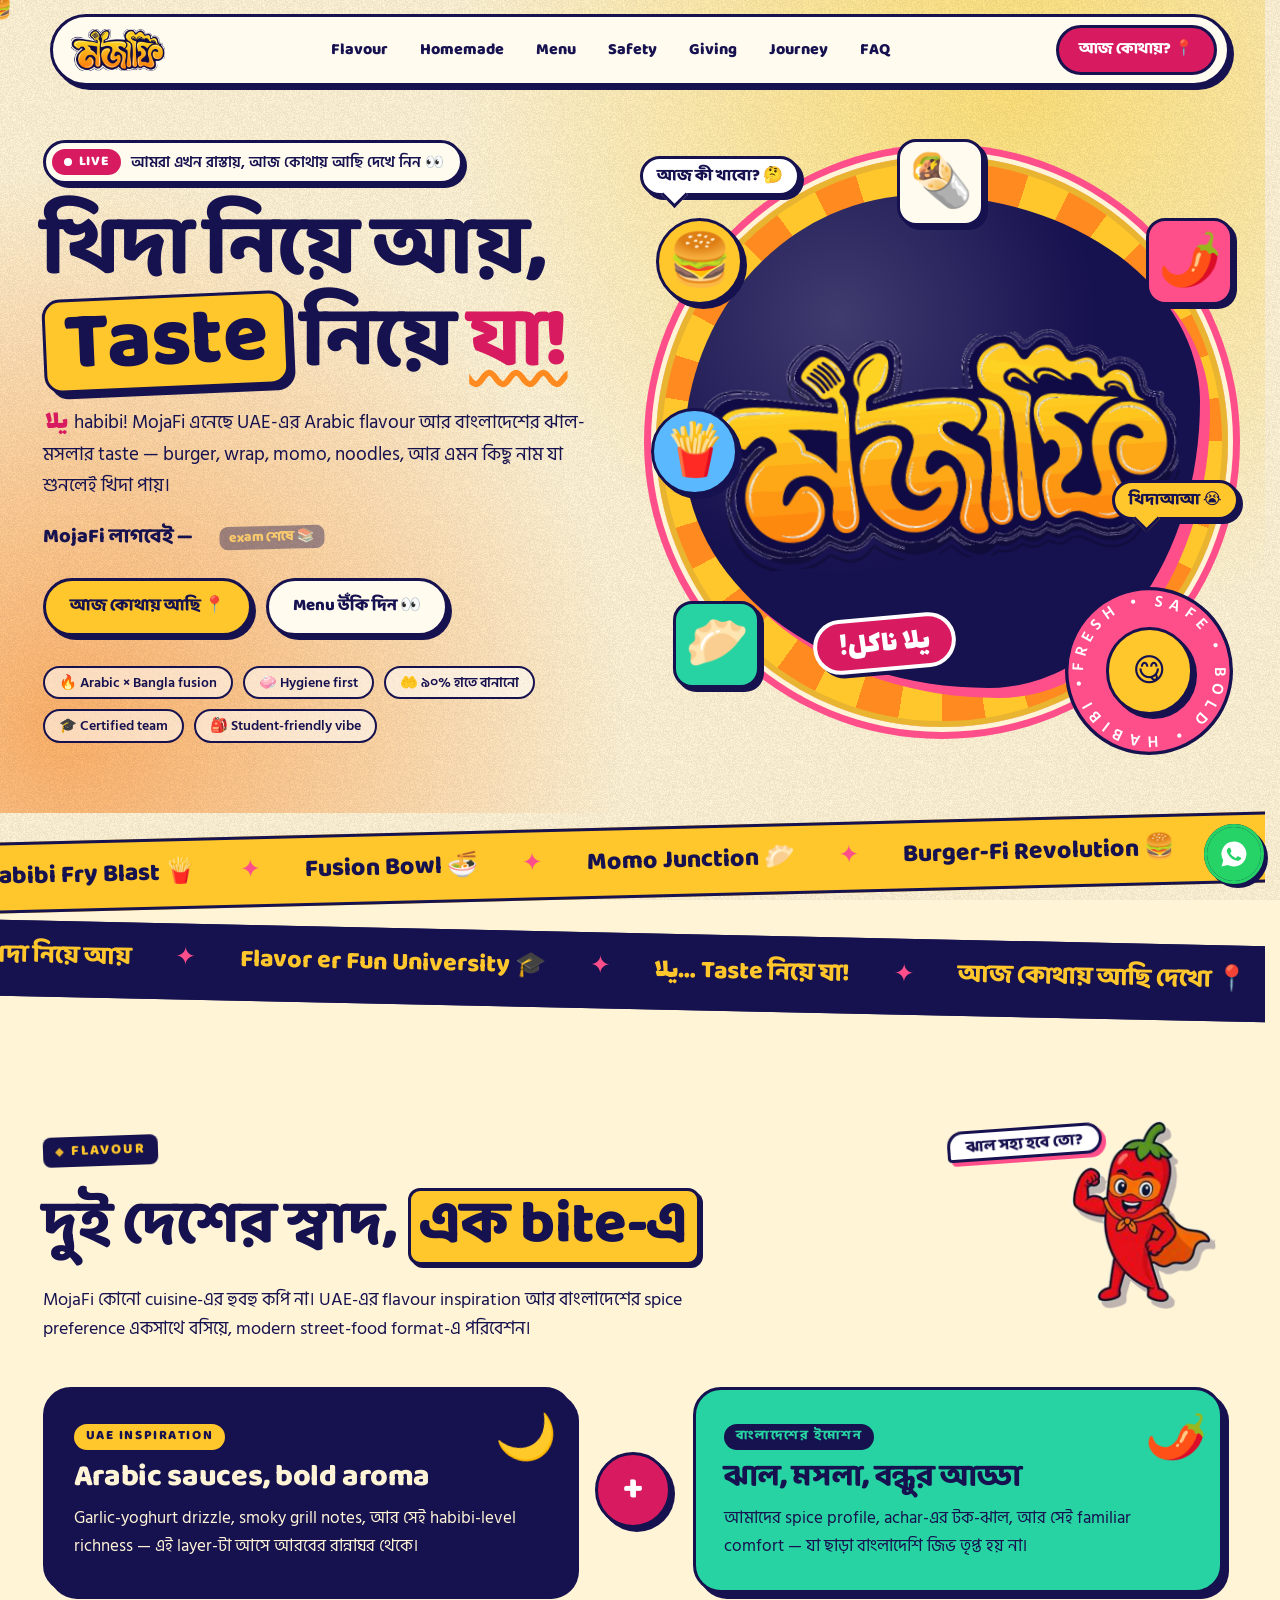
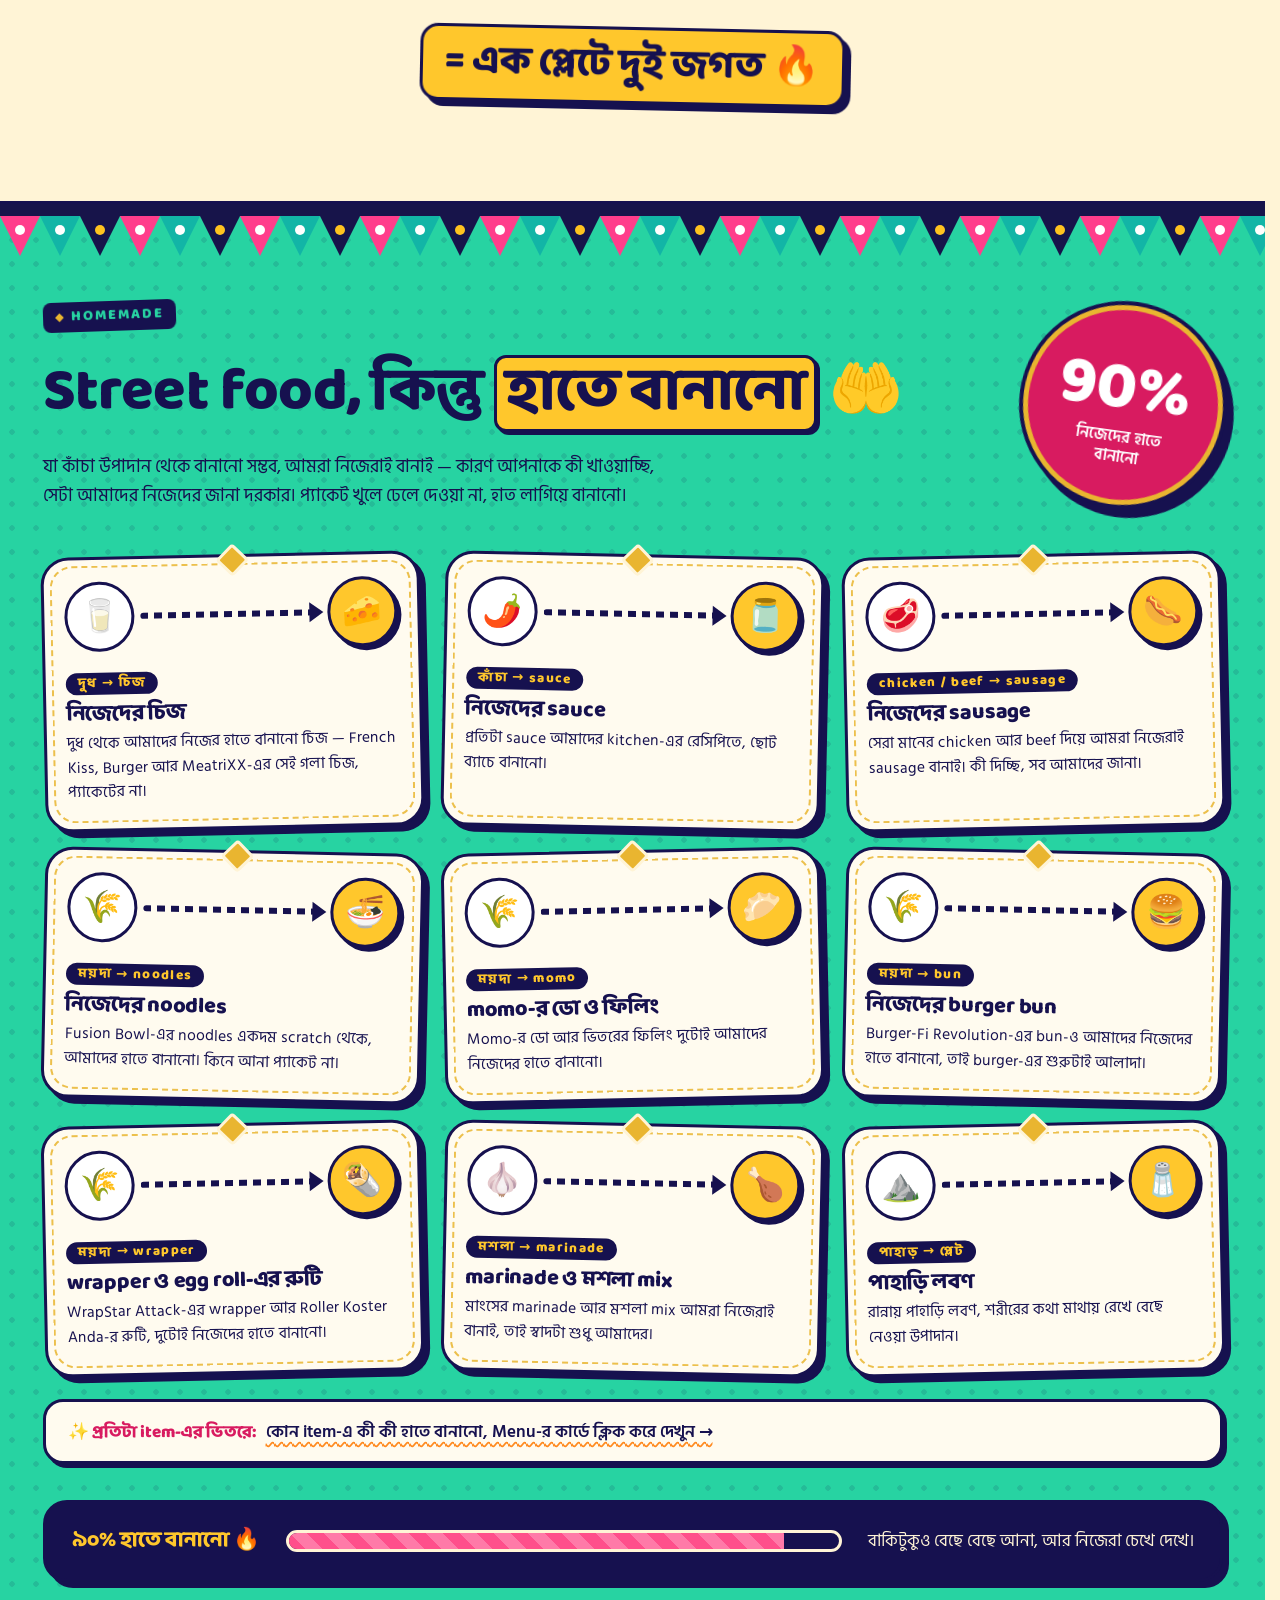
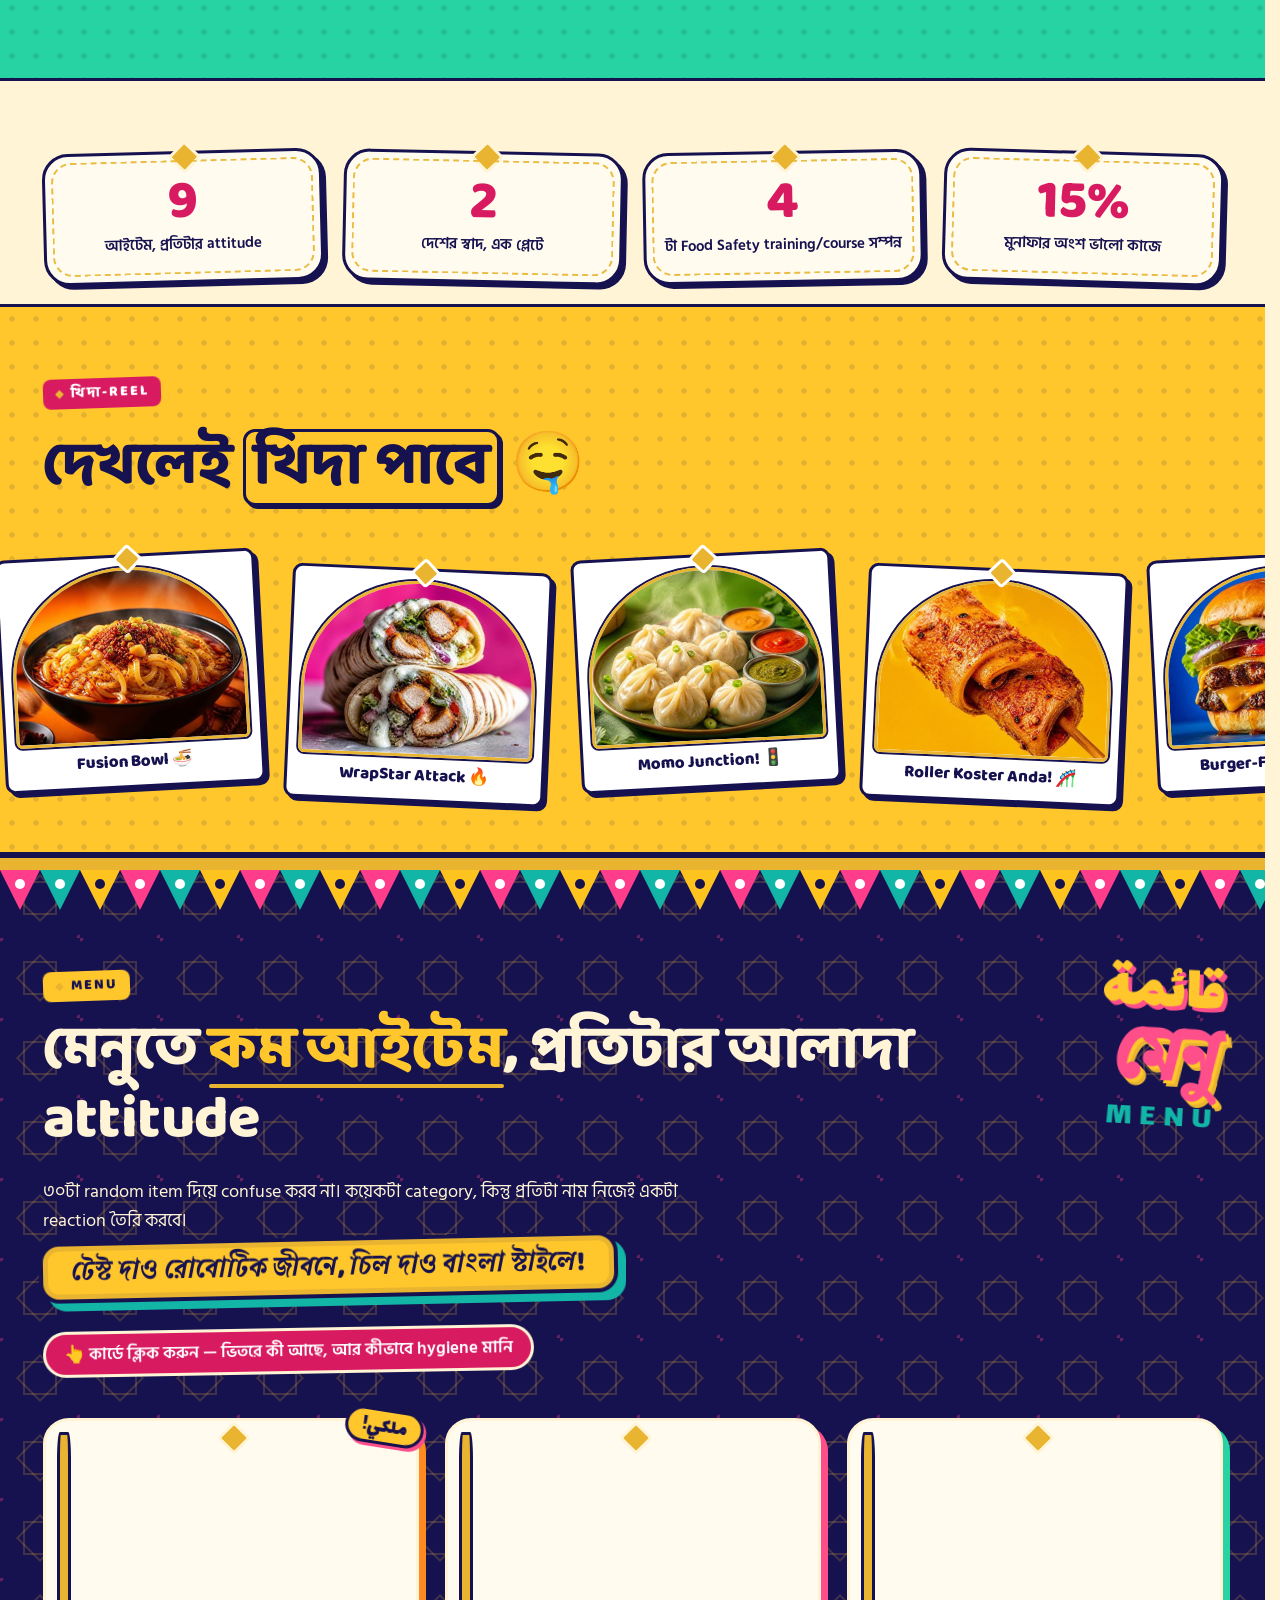
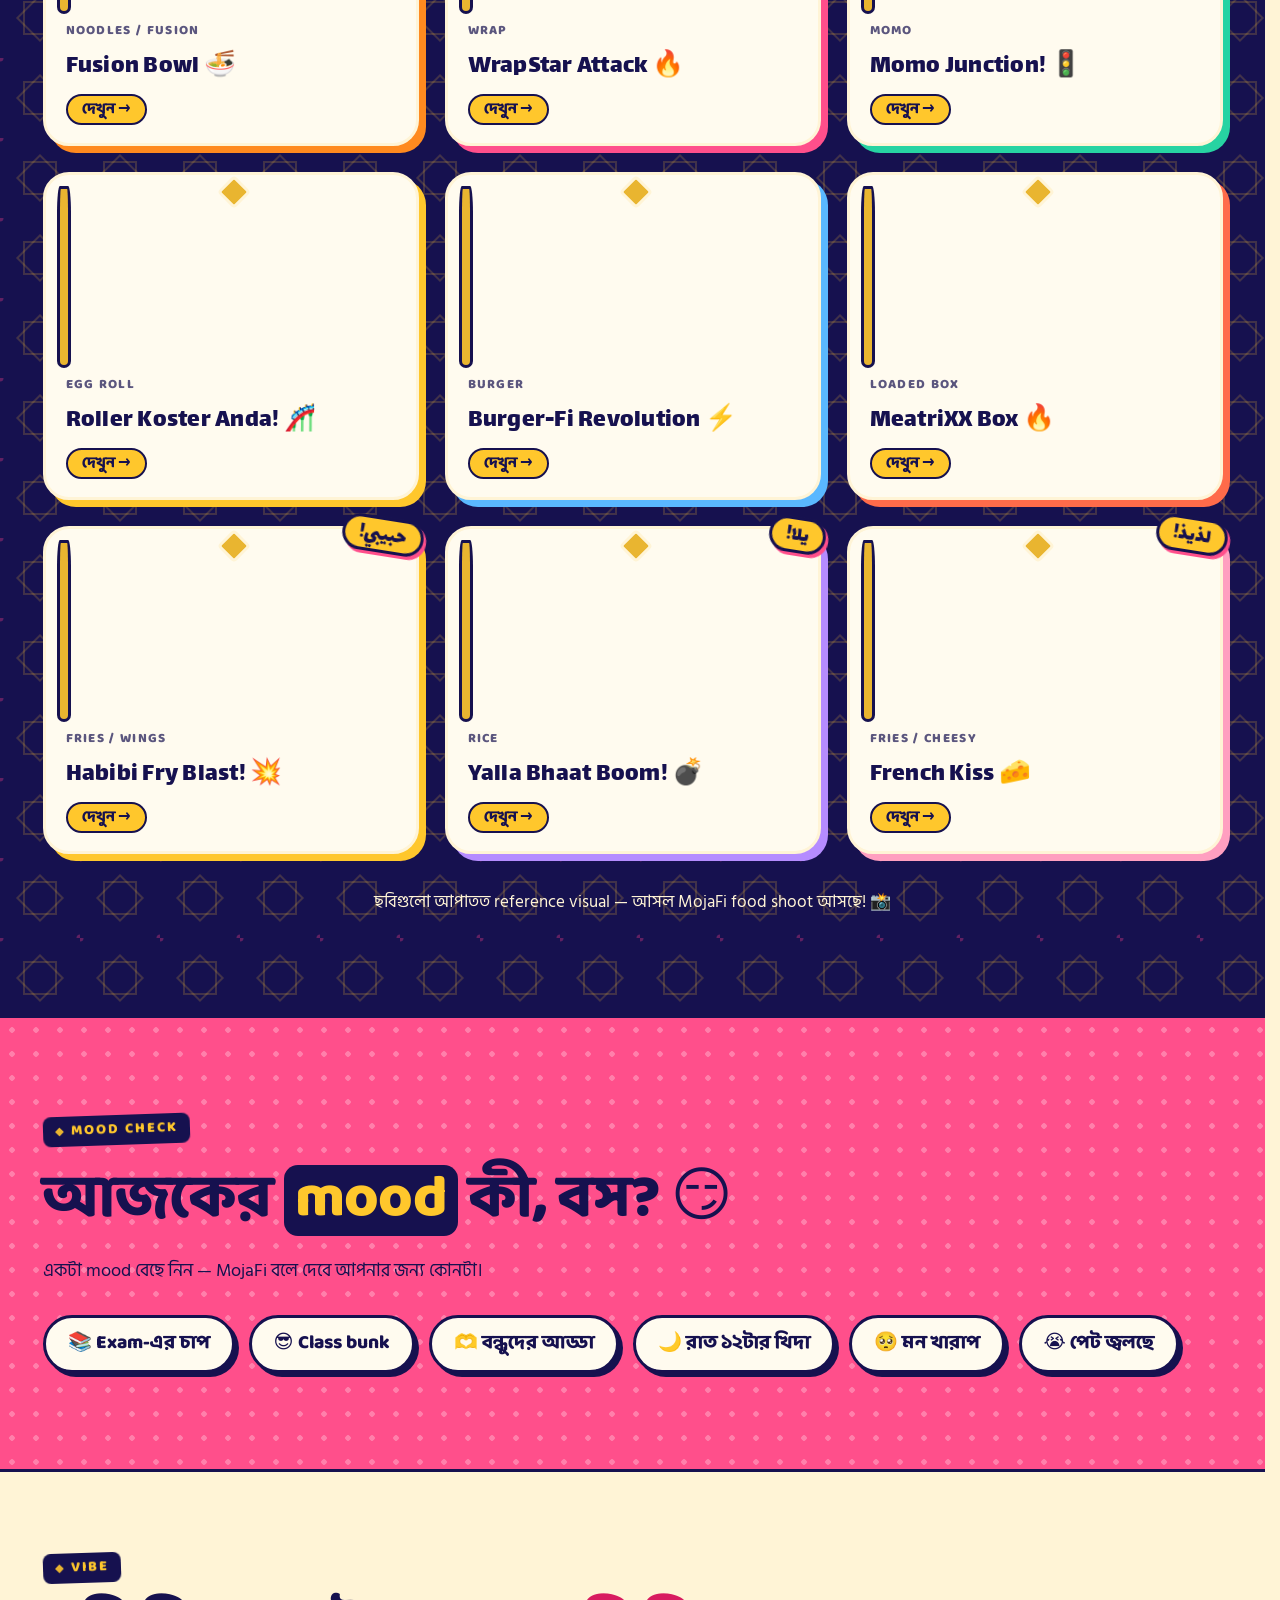
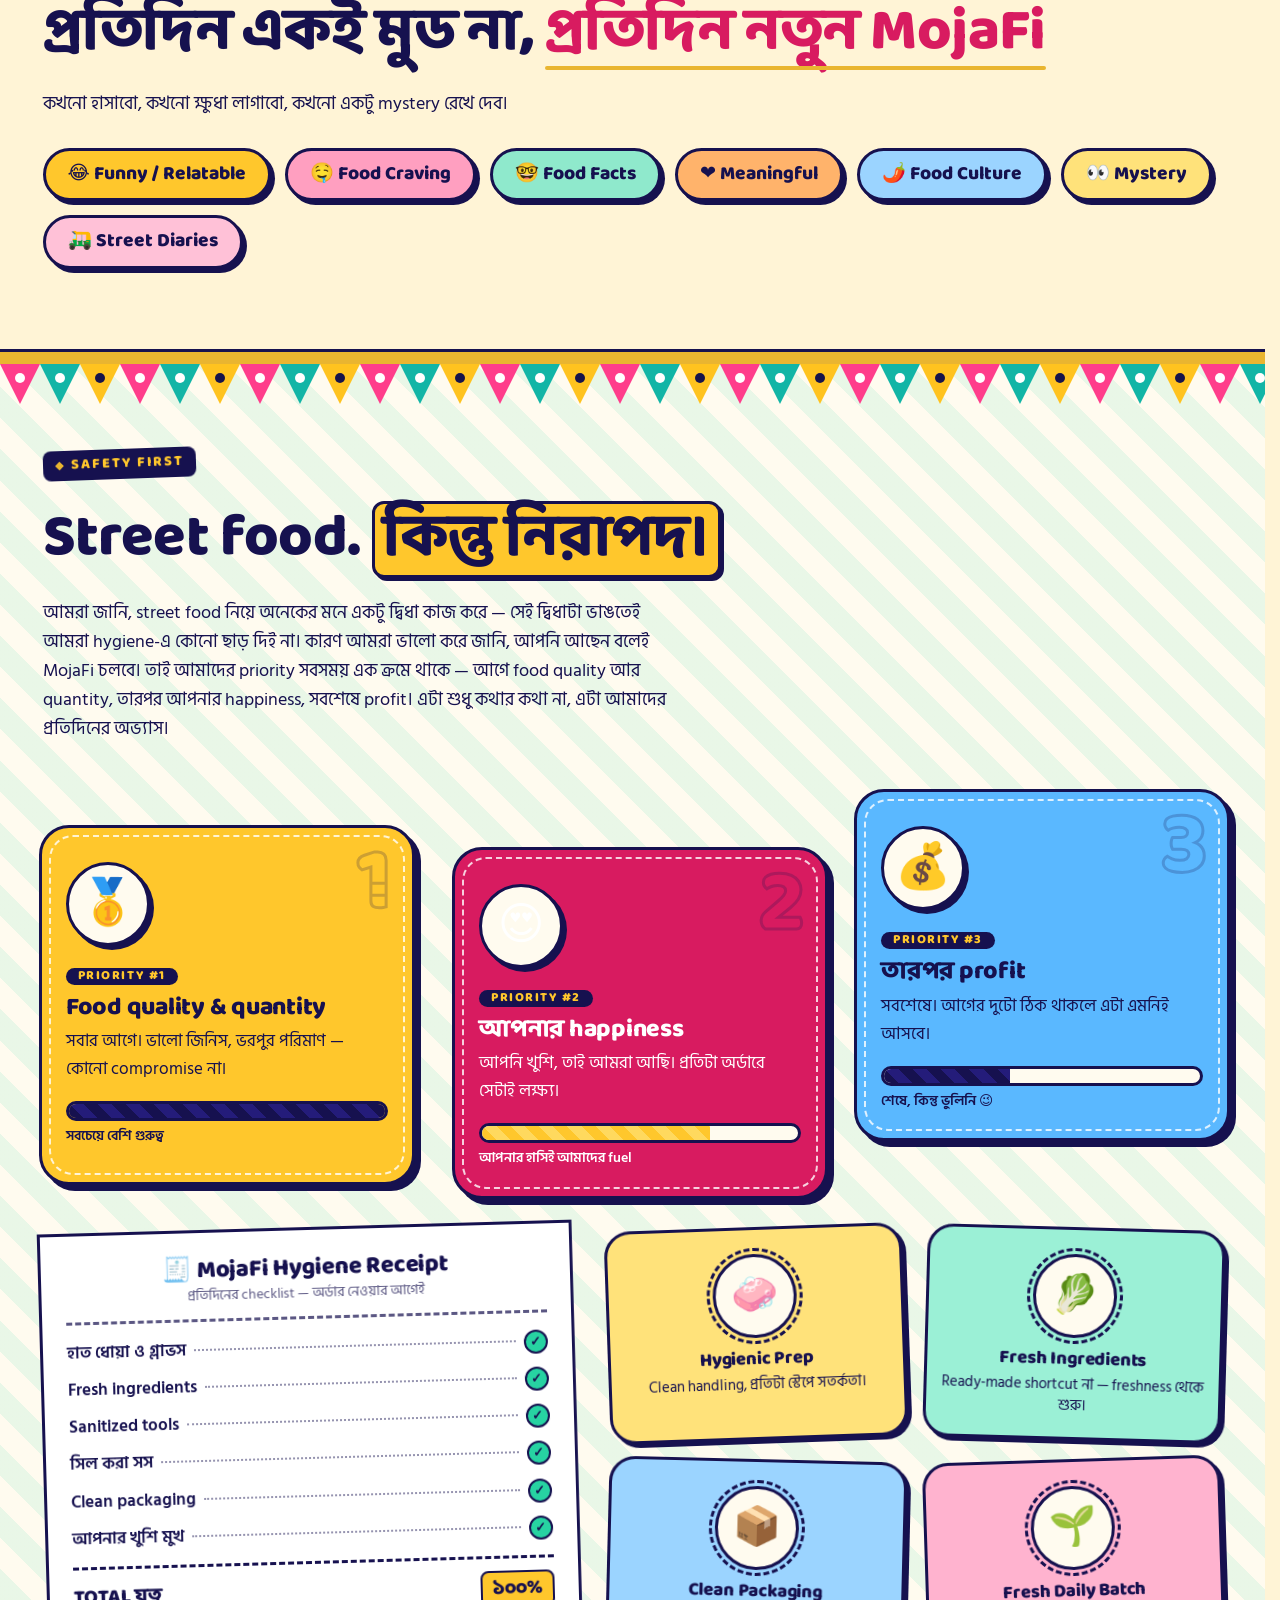
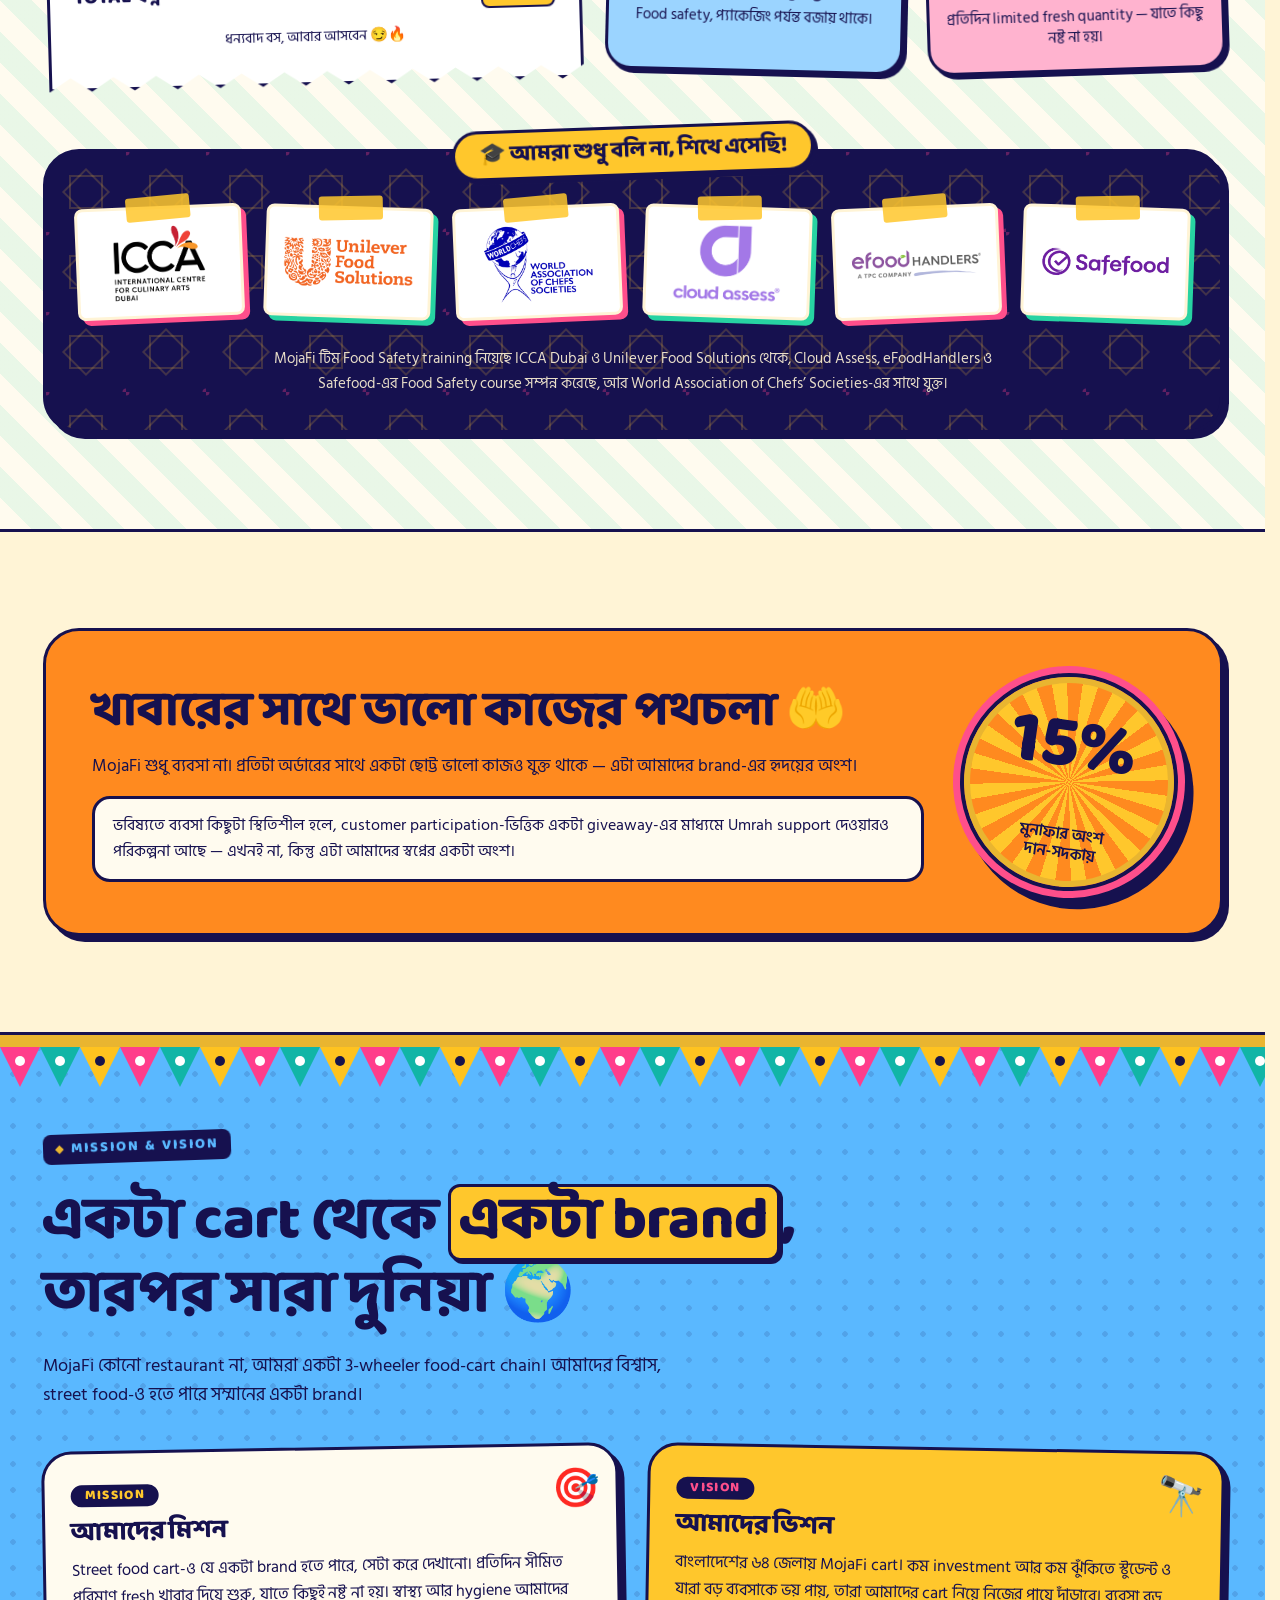
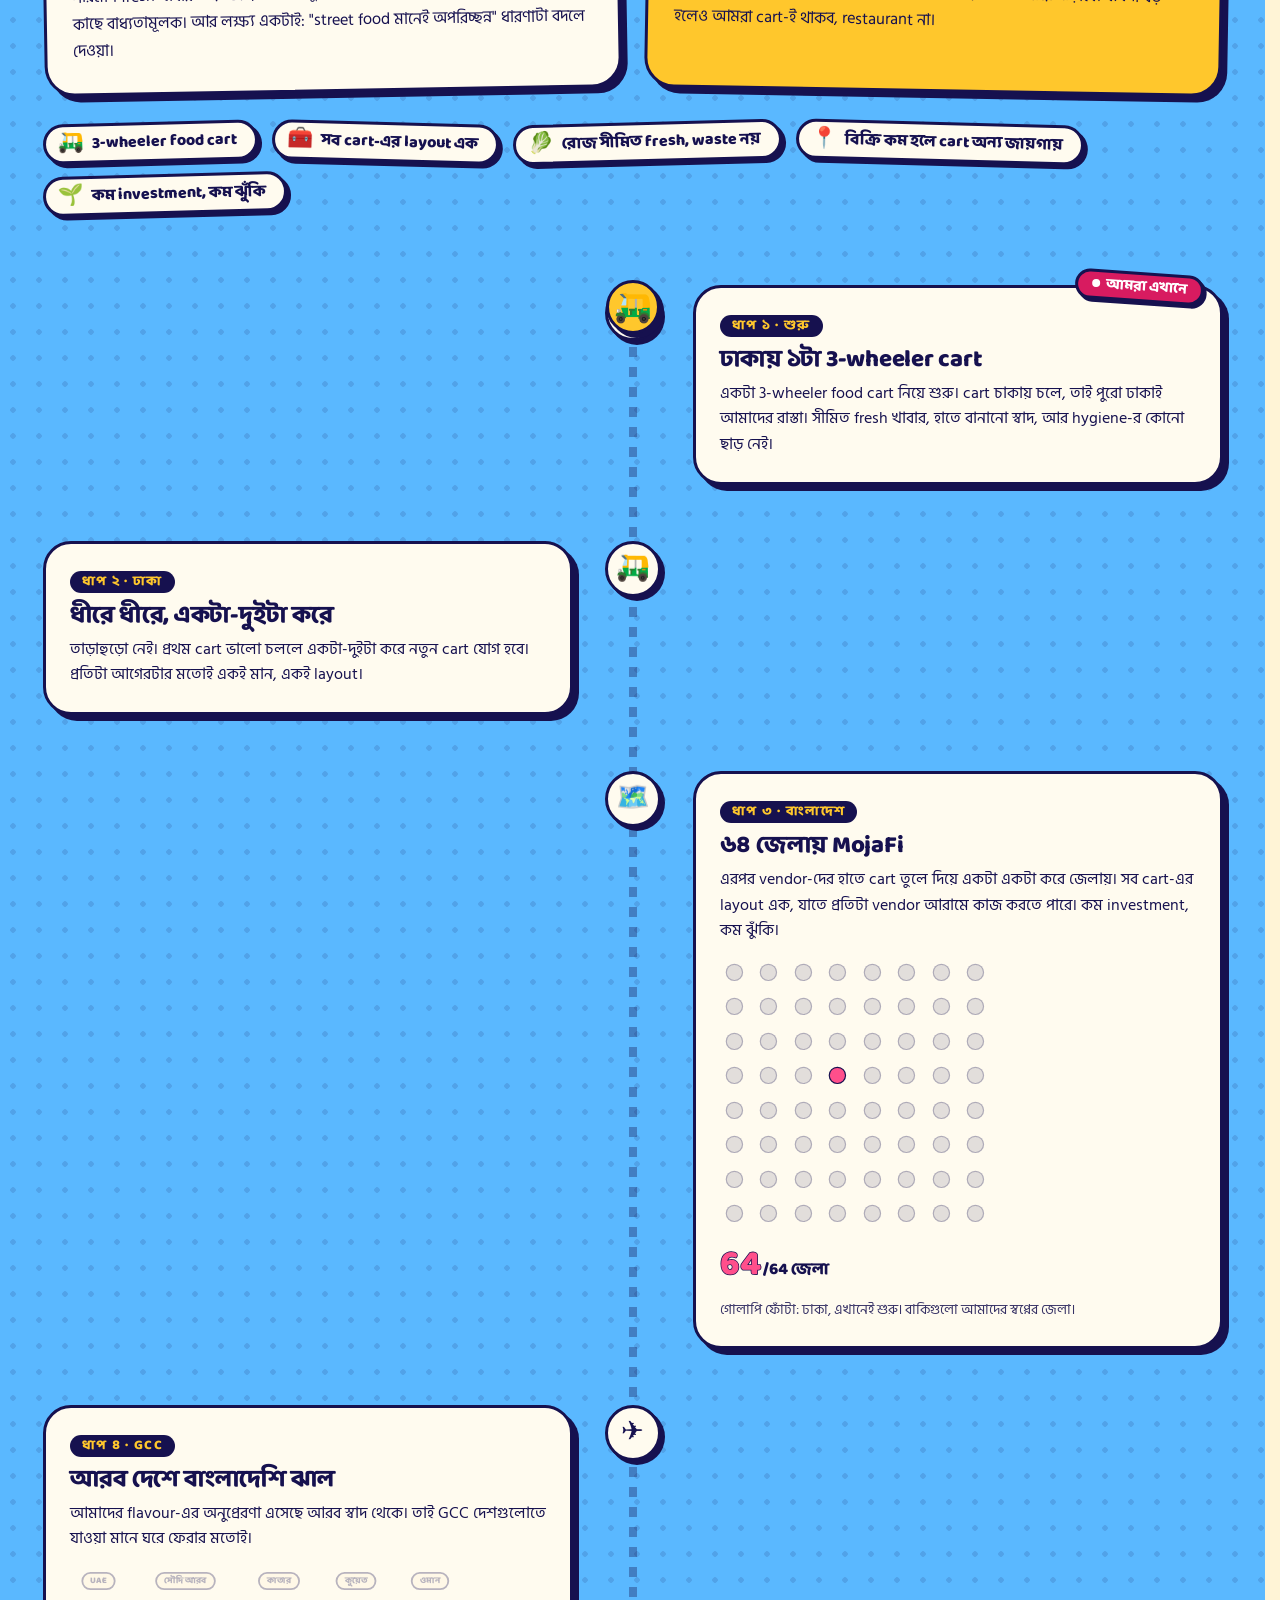
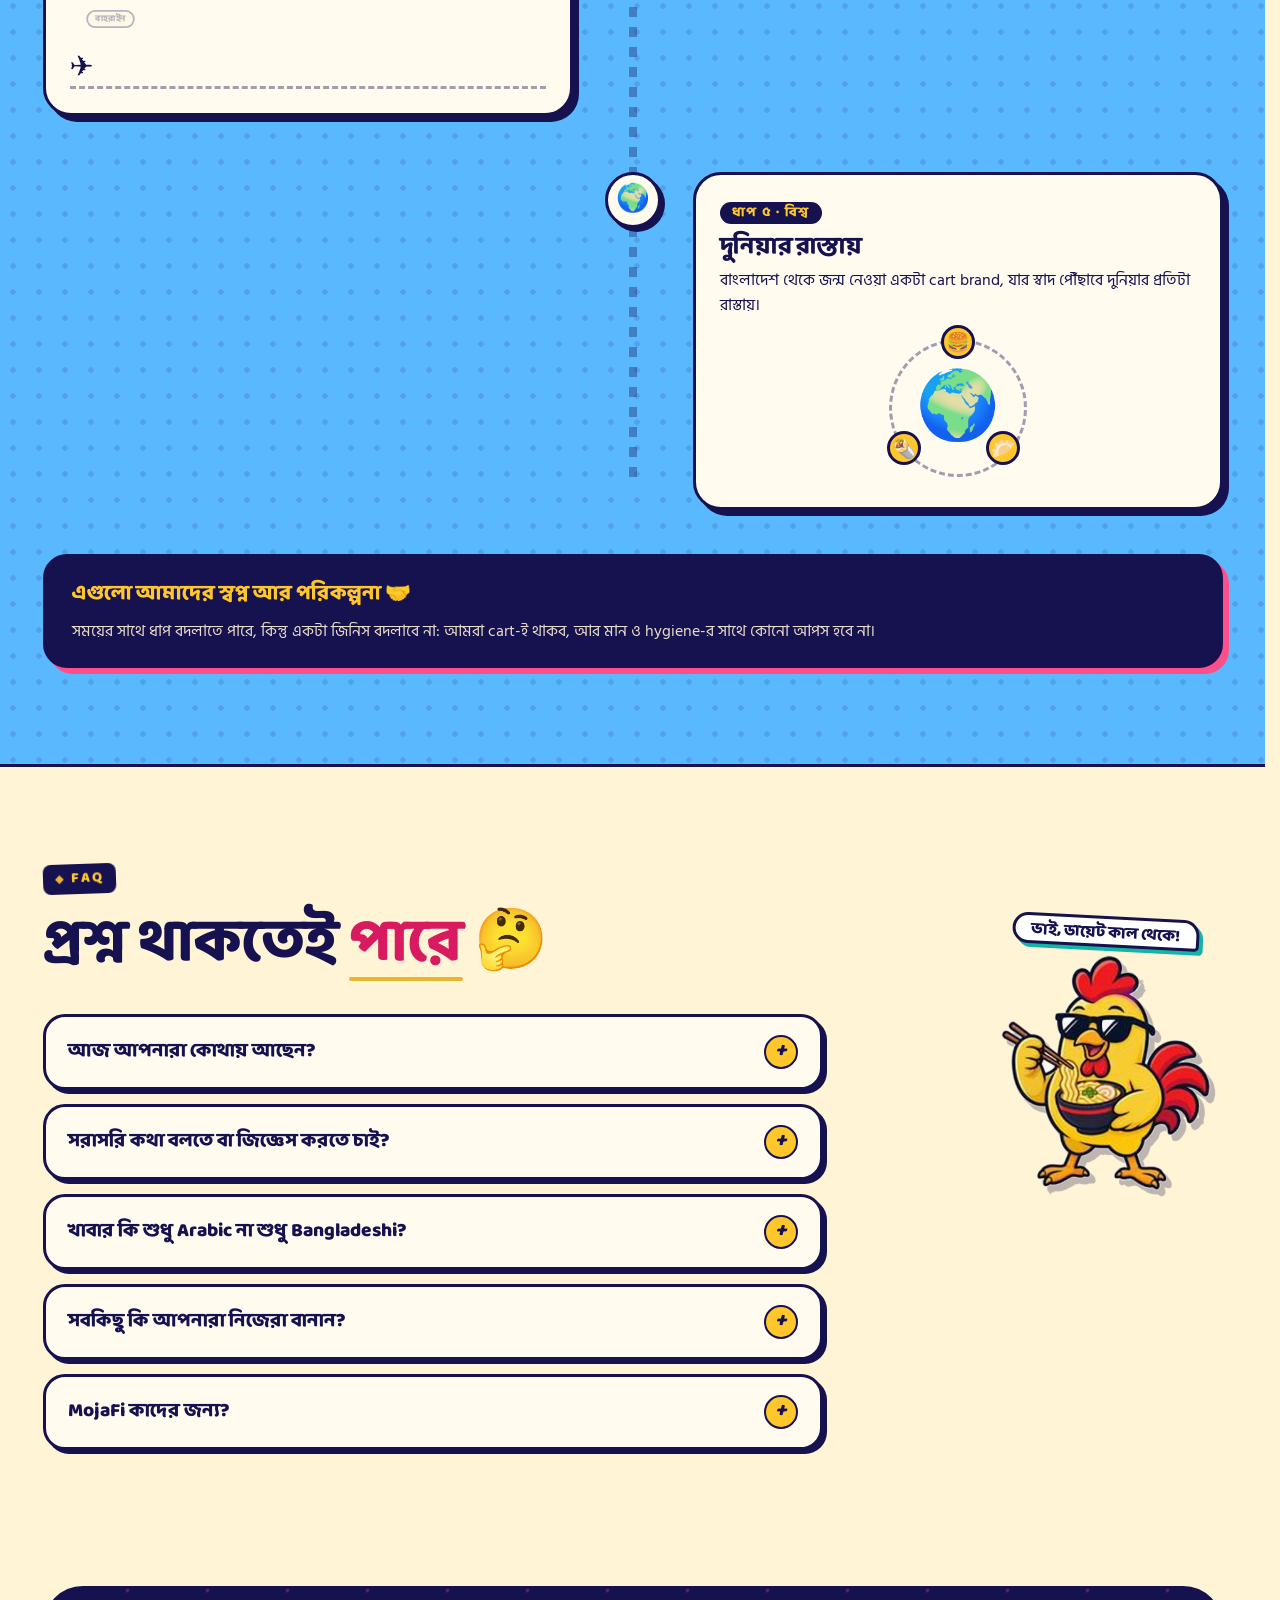
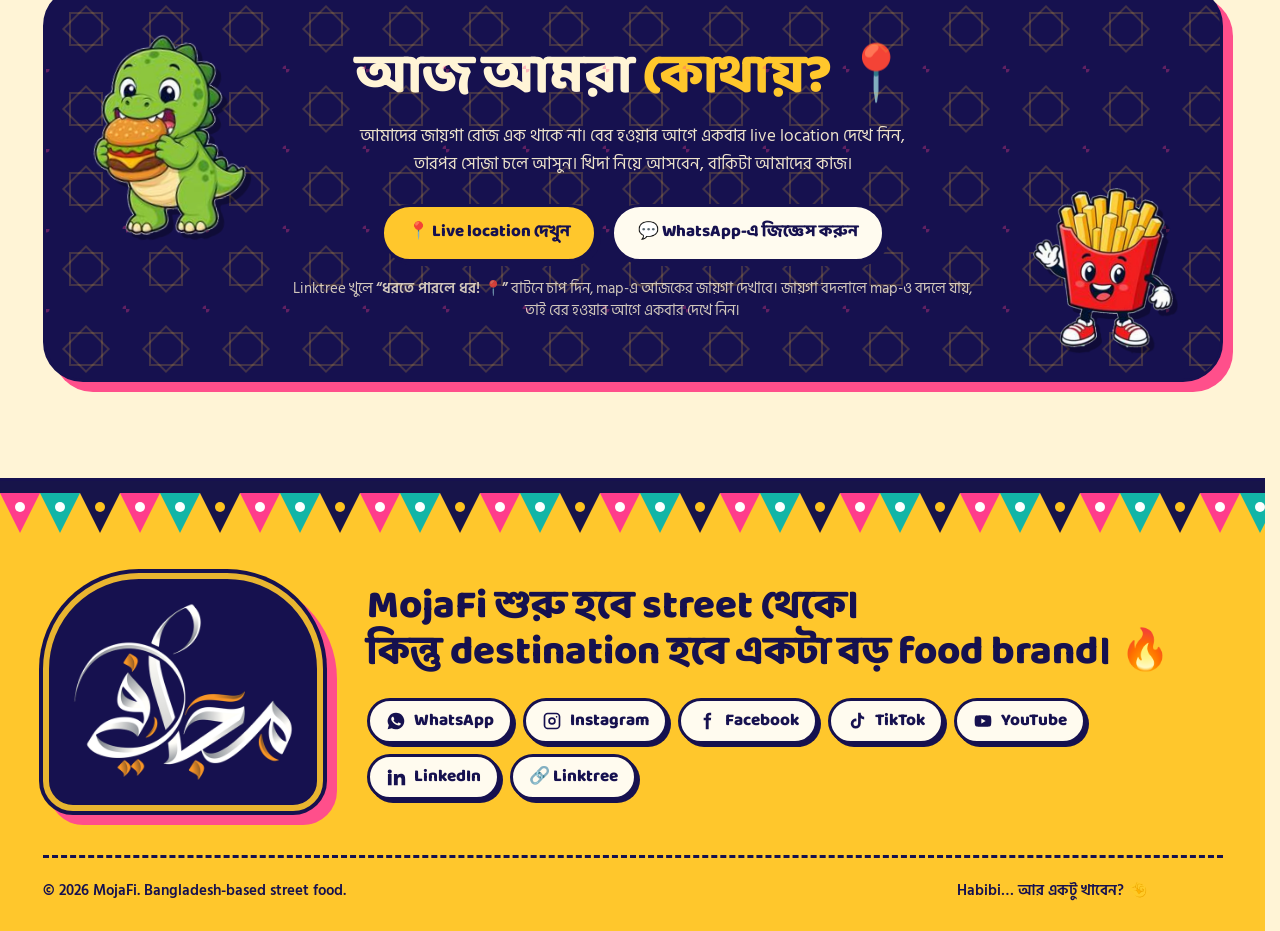
<file: index.html>
<!DOCTYPE html>
<html lang="bn">
<head>
<meta charset="utf-8">
<meta name="viewport" content="width=device-width, initial-scale=1">
<meta name="color-scheme" content="light">
<title>MojaFi — Bangladeshi Street Food with Arabic Flavour | খিদা নিয়ে আয়</title>
<meta name="description" content="MojaFi — UAE-এর Arabic flavour আর বাংলাদেশের ঝাল-মসলা এক প্লেটে। 3-wheeler food cart-এর street food: burger, wrap, momo, fries — হাতে বানানো, পরিষ্কার, নিরাপদ।">
<meta name="robots" content="index,follow,max-image-preview:large">
<meta name="keywords" content="MojaFi, মজাফি, Bangladesh street food, Arabic street food, Dhaka street food, food cart, burger, wrap, momo, স্ট্রিট ফুড">
<meta name="author" content="MojaFi">
<link rel="alternate" hreflang="bn" href="https://mojafi.net/">
<link rel="alternate" hreflang="x-default" href="https://mojafi.net/">
<meta name="theme-color" content="#16114F">
<link rel="icon" type="image/png" href="assets/150f08f05a.png">
<link rel="apple-touch-icon" href="assets/150f08f05a.png">
<link rel="preload" as="image" href="assets/6ed1345ebc.png" fetchpriority="high">
<link rel="canonical" href="https://mojafi.net/">
<meta property="og:url" content="https://mojafi.net/">
<meta property="og:type" content="website">
<meta property="og:title" content="MojaFi — Bangladeshi Street Food with Arabic Flavour | খিদা নিয়ে আয়">
<meta property="og:description" content="UAE-এর Arabic flavour + বাংলাদেশের taste। ৯০% হাতে বানানো, কিন্তু নিরাপদ street food। খিদা নিয়ে আয়, Taste নিয়ে যা!">
<meta property="og:image" content="https://mojafi.net/og-image.jpg">
<meta property="og:image:type" content="image/jpeg">
<meta property="og:image:width" content="1200">
<meta property="og:image:height" content="630">
<meta property="og:image:alt" content="MojaFi — খিদা নিয়ে আয়, Taste নিয়ে যা!">
<meta property="og:site_name" content="MojaFi">
<meta property="og:locale" content="bn_BD">
<meta name="twitter:card" content="summary_large_image">
<meta name="twitter:title" content="MojaFi — Bangladeshi Street Food with Arabic Flavour">
<meta name="twitter:description" content="UAE-এর Arabic flavour + বাংলাদেশের taste। হাতে বানানো, নিরাপদ street food। খিদা নিয়ে আয়, Taste নিয়ে যা!">
<meta name="twitter:image" content="https://mojafi.net/og-image.jpg">
<noscript><style>.rv{opacity:1 !important; transform:none !important;}</style></noscript>
<script>(function(){var h=document.documentElement;h.classList.add('js');try{if(sessionStorage.getItem('mfSeen')||/[?&]noloader/.test(location.search))h.classList.add('seen');}catch(e){}
try{if(/googlebot|bingbot|bot\b|crawl|spider|lighthouse|pagespeed/i.test(navigator.userAgent))h.classList.add('seen');}catch(e){}
if(!h.classList.contains('seen')){window.__hold=true;h.style.overflow='hidden';h.classList.add('ld');
/* failsafe: if the loader script ever fails, never leave the visitor stuck behind the splash screen */
setTimeout(function(){ if(window.__hold){ h.classList.add('seen'); h.classList.remove('ld'); h.style.overflow=''; window.__hold=false; try{window.dispatchEvent(new Event('scroll'));}catch(e){} } },6500);}})();</script>
<style>
@font-face {
  font-family: 'Baloo Da 2';
  font-style: normal;
  font-display: swap;
  font-weight: 800;
  src:url(assets/8779d05350.woff2) format('woff2');
  unicode-range: U+0951-0952,U+0964-0965,U+0980-09FE,U+1CD0,U+1CD2,U+1CD5-1CD6,U+1CD8,U+1CE1,U+1CEA,U+1CED,U+1CF2,U+1CF5-1CF7,U+200C-200D,U+20B9,U+25CC,U+A8F1;
}
@font-face {
  font-family: 'Baloo Da 2';
  font-style: normal;
  font-display: swap;
  font-weight: 800;
  src:url(assets/1a5bb2cf6f.woff2) format('woff2');
  unicode-range: U+0000-00FF,U+0131,U+0152-0153,U+02BB-02BC,U+02C6,U+02DA,U+02DC,U+0304,U+0308,U+0329,U+2000-206F,U+20AC,U+2122,U+2191,U+2193,U+2212,U+2215,U+FEFF,U+FFFD;
}
@font-face {
  font-family: 'Hind Siliguri';
  font-style: normal;
  font-display: swap;
  font-weight: 400;
  src:url(assets/643acda35a.woff2) format('woff2');
  unicode-range: U+0951-0952,U+0964-0965,U+0980-09FE,U+1CD0,U+1CD2,U+1CD5-1CD6,U+1CD8,U+1CE1,U+1CEA,U+1CED,U+1CF2,U+1CF5-1CF7,U+200C-200D,U+20B9,U+25CC,U+A8F1;
}
@font-face {
  font-family: 'Hind Siliguri';
  font-style: normal;
  font-display: swap;
  font-weight: 400;
  src:url(assets/f89893f704.woff2) format('woff2');
  unicode-range: U+0000-00FF,U+0131,U+0152-0153,U+02BB-02BC,U+02C6,U+02DA,U+02DC,U+0304,U+0308,U+0329,U+2000-206F,U+20AC,U+2122,U+2191,U+2193,U+2212,U+2215,U+FEFF,U+FFFD;
}
@font-face {
  font-family: 'Hind Siliguri';
  font-style: normal;
  font-display: swap;
  font-weight: 600;
  src:url(assets/98016b9503.woff2) format('woff2');
  unicode-range: U+0951-0952,U+0964-0965,U+0980-09FE,U+1CD0,U+1CD2,U+1CD5-1CD6,U+1CD8,U+1CE1,U+1CEA,U+1CED,U+1CF2,U+1CF5-1CF7,U+200C-200D,U+20B9,U+25CC,U+A8F1;
}
@font-face {
  font-family: 'Hind Siliguri';
  font-style: normal;
  font-display: swap;
  font-weight: 600;
  src:url(assets/1e2883ec7c.woff2) format('woff2');
  unicode-range: U+0000-00FF,U+0131,U+0152-0153,U+02BB-02BC,U+02C6,U+02DA,U+02DC,U+0304,U+0308,U+0329,U+2000-206F,U+20AC,U+2122,U+2191,U+2193,U+2212,U+2215,U+FEFF,U+FFFD;
}
@font-face{font-family:'Lalezar';font-style:normal;font-display:swap;font-weight:400;src:url(assets/2bbdc267b5.woff2) format('woff2');unicode-range:U+0600-06FF,U+0750-077F,U+200C-200E,U+2010-2011,U+204F,U+FB50-FDFF,U+FE70-FEFC;}
@font-face{font-family:'Lalezar';font-style:normal;font-display:swap;font-weight:400;src:url(assets/fb445dbd80.woff2) format('woff2');unicode-range:U+0000-00FF,U+0131,U+0152-0153,U+02BB-02BC,U+02C6,U+02DA,U+02DC,U+2000-206F,U+2074,U+20AC,U+2122,U+2191,U+2193,U+2212,U+2215,U+FEFF,U+FFFD;}
@font-face{font-family:'Galada';font-style:normal;font-display:swap;font-weight:400;src:url(assets/81515cea4a.woff2) format('woff2');}

@font-face{font-family:'MfArrow';font-style:normal;font-weight:100 900;font-display:swap;unicode-range:U+2192;src:url(assets/b8b6841910.woff2) format('woff2');}

:root{
  --navy:#16114F; --navy2:#241C7A; --yellow:#FFC72C; --orange:#FF8A1F; --cream:#FFF4D6; --paper:#FFFBEF;
  --pink:#FF4F8B; --mint:#27D3A2; --sky:#5AB8FF; --red:#FF4B2B;
  --ink:#16114F; --bd:3px solid var(--navy);
  --sh:6px 6px 0 var(--navy); --sh-s:4px 4px 0 var(--navy);
  --disp:'Baloo Da 2','Hind Siliguri','MfArrow',system-ui,sans-serif; --body:'Hind Siliguri','Baloo Da 2','MfArrow',system-ui,sans-serif;
}
*{box-sizing:border-box; margin:0; padding:0;}
html{overflow-x:clip; scrollbar-gutter:stable; scroll-behavior:smooth; -webkit-text-size-adjust:100%; -webkit-tap-highlight-color:transparent; color-scheme:light;}
@supports not (overflow:clip){ html{overflow-x:hidden;} }
html.lock{overflow:hidden; background:#16114F;}
html.ld{background:#FFC72C;}
.ov,.mmenu{overscroll-behavior:contain;}
body{font-family:var(--body); font-size:17px; line-height:1.65; color:var(--ink); background:var(--cream); overflow-x:hidden; position:relative;}
body::before{content:""; position:fixed; inset:0; pointer-events:none; z-index:1; opacity:.5; background-image:url("assets/e4b79e09af.png");}
img{max-width:100%; display:block;}
a{color:inherit; text-decoration:none;}
button{font:inherit; color:inherit; cursor:pointer; background:none; border:0;}
h1,h2,h3,h4{font-family:var(--disp); font-weight:800; line-height:1.08; letter-spacing:-.01em;}
.wrap{width:min(1180px,100% - 40px); margin-inline:auto; position:relative; z-index:2;}
section{position:relative; padding:96px 0;}
:focus-visible{outline:3px dashed var(--pink); outline-offset:3px;}

/* progress */
#progress{position:fixed; top:0; left:0; height:5px; width:0; background:linear-gradient(90deg,var(--pink),var(--orange),var(--yellow)); z-index:200;}

/* cursor */
.cur-dot,.cur-ring{position:fixed; top:0; left:0; pointer-events:none; z-index:9999; display:none; will-change:transform;}
.cursor-on, .cursor-on a, .cursor-on button, .cursor-on input, .cursor-on .card{cursor:none !important;}
.cursor-on .cur-dot,.cursor-on .cur-ring{display:block;}
.cur-out .cur-dot,.cur-out .cur-ring{opacity:0;}
.cur-dot{width:12px; height:12px; margin:-6px 0 0 -6px; border-radius:50%; background:#fff; mix-blend-mode:difference; transition:width .2s,height .2s,margin .2s;}
.cur-ring{width:44px; height:44px; margin:-22px 0 0 -22px; border-radius:50%; border:2.5px solid var(--pink);}
.cur-ring i{position:absolute; inset:-2.5px; border-radius:50%; border:2.5px solid var(--pink); animation:ping 1.8s ease-out infinite;}
.cur-ring.hov{border-color:var(--navy); background:rgba(255,199,44,.35);}
.cur-ring.hov i{border-color:var(--navy);}
.cur-dot.hov{width:6px; height:6px; margin:-3px 0 0 -3px;}
.cur-ring.down{border-width:5px;}
@keyframes ping{0%{transform:scale(1); opacity:.9}100%{transform:scale(1.9); opacity:0}}

/* header */
header{position:fixed; top:0; left:0; right:0; z-index:100; padding:14px 0;}
.nav{width:min(1180px,100% - 24px); margin-inline:auto; display:flex; align-items:center; justify-content:space-between; gap:12px; background:var(--paper); border:var(--bd); border-radius:999px; padding:8px 10px 8px 18px; box-shadow:var(--sh-s);}
.nav .logo img{height:42px; width:auto;}
.links{display:flex; gap:4px; font-family:var(--disp); font-weight:700; font-size:1rem;}
.links a{padding:6px 14px; border-radius:999px; transition:background .2s, transform .2s;}
.links a:hover{background:var(--yellow);}
.links a.act{background:var(--navy); color:var(--yellow);}
.btn{display:inline-flex; align-items:center; gap:8px; font-family:var(--disp); font-weight:800; font-size:1.05rem; padding:12px 24px; border-radius:999px; border:var(--bd); box-shadow:var(--sh-s); transition:transform .15s, box-shadow .15s; white-space:nowrap;}
.btn:hover{transform:translate(-2px,-2px); box-shadow:6px 6px 0 var(--navy);}
.btn:active{transform:translate(3px,3px); box-shadow:1px 1px 0 var(--navy);}
.btn-y{background:var(--yellow);} .btn-p{background:var(--pink); color:#fff;} .btn-w{background:var(--paper);} .btn-n{background:var(--navy); color:var(--yellow); box-shadow:4px 4px 0 var(--pink);}
.nav .btn{padding:9px 20px; box-shadow:none; font-size:.98rem;}
.burger{display:none; width:44px; height:44px; border-radius:50%; border:var(--bd); background:var(--yellow); position:relative;}
.burger span{position:absolute; left:11px; right:11px; height:3px; background:var(--navy); border-radius:2px; transition:.25s;}
.burger span:nth-child(1){top:13px} .burger span:nth-child(2){top:20px} .burger span:nth-child(3){top:27px}
.burger.open span:nth-child(1){top:20px; transform:rotate(45deg)} .burger.open span:nth-child(2){opacity:0} .burger.open span:nth-child(3){top:20px; transform:rotate(-45deg)}
.mmenu{position:fixed; inset:0; z-index:90; background:var(--navy); color:var(--cream); display:flex; flex-direction:column; justify-content:center; gap:6px; padding:90px 28px 40px; opacity:0; visibility:hidden; transform:translateY(-20px); transition:.3s;}
.mmenu.open{opacity:1; visibility:visible; transform:none;}
.mmenu a{font-family:var(--disp); font-weight:800; font-size:2.4rem; line-height:1.3; color:var(--cream);}
.mmenu a:nth-child(odd){color:var(--yellow);}
.mmenu .btn{margin-top:18px; align-self:flex-start; font-size:1.2rem; color:var(--navy);}
.mmenu a.btn.btn-y{color:var(--navy);}
@media(max-height:640px){ .mmenu{padding-top:96px; gap:2px;} .mmenu a{font-size:2rem;} .mmenu .btn{font-size:1.1rem; margin-top:12px;} }
@media(max-width:900px){ .links,.nav>.btn{display:none;} .burger{display:block;} .nav{padding:8px 10px 8px 16px;} }

/* hero */
.hero{padding:140px 0 70px; background:radial-gradient(circle at 80% 10%, #FFE27A 0, transparent 45%), radial-gradient(circle at 5% 90%, #FFB36B 0, transparent 40%), var(--cream); overflow:hidden;}
.hero .wrap{display:grid; grid-template-columns:1.05fr 1fr; gap:30px; align-items:center;}
.pill{display:inline-flex; align-items:center; gap:10px; background:var(--paper); border:var(--bd); border-radius:999px; padding:6px 16px 6px 6px; font-weight:600; font-size:.95rem; box-shadow:var(--sh-s);}
.pill b.live::before{content:""; display:inline-block; width:8px; height:8px; border-radius:50%; background:#fff; margin-right:7px; vertical-align:middle; animation:livep 1.2s ease-in-out infinite;}
@keyframes livep{50%{opacity:.25; transform:scale(.7)}}
.pill b{white-space:nowrap; background:var(--pink); color:#fff; border-radius:999px; padding:2px 12px; font-family:var(--disp); font-size:.85rem; letter-spacing:.06em; text-transform:uppercase;}
.hero h1{font-size:clamp(2.7rem,6.4vw,5.4rem); margin:22px 0 18px;}
.hero h1 .hl{display:inline-block; background:var(--yellow); border:var(--bd); border-radius:18px; padding:0 .22em; transform:rotate(-2.5deg); box-shadow:var(--sh);}
.hero h1 .pk{color:var(--pink);}
.hero h1 .u{white-space:nowrap; text-decoration:underline wavy var(--orange); text-decoration-thickness:.07em; text-underline-offset:.1em;}
.hero p.lead{font-size:1.18rem; max-width:560px; margin-bottom:28px; min-height:calc(3em * 1.65);} /* keeps 3 lines while the Bangla & Latin font files arrive at different moments (no hero bounce) */
.hero p.lead b{background:linear-gradient(transparent 60%, #FFD65C 60%);}
.cta{display:flex; flex-wrap:wrap; gap:14px;}
.proof{display:flex; flex-wrap:wrap; gap:10px; margin-top:30px;}
.proof span{border:2px solid var(--navy); border-radius:999px; padding:3px 14px; font-size:.9rem; font-weight:600; background:rgba(255,255,255,.55);}
.stage{position:relative; aspect-ratio:1/1; max-width:560px; width:100%; margin-inline:auto;}
.blob{position:absolute; inset:6% 4%; background:var(--navy); border-radius:46% 54% 41% 59% / 52% 42% 58% 48%; animation:morph 11s ease-in-out infinite; box-shadow:10px 10px 0 var(--pink);}
.blob::after{content:""; position:absolute; inset:0; border-radius:inherit; background:radial-gradient(circle at 30% 25%, rgba(255,255,255,.18), transparent 50%); }
@keyframes morph{50%{transform:rotate(-7deg) scale(1.035,.965)}}
.stage .main-logo{position:absolute; left:50%; top:50%; width:84%; transform:translate(-50%,-50%) rotate(-4deg); filter:drop-shadow(0 12px 0 rgba(0,0,0,.25)); animation:bob 5s ease-in-out infinite;}
@keyframes bob{50%{transform:translate(-50%,-53%) rotate(-2deg)}}
.stk{position:absolute; font-size:clamp(1.9rem,4.6vw,3.2rem); width:1.7em; height:1.7em; display:grid; place-items:center; background:var(--paper); border:var(--bd); border-radius:50%; box-shadow:var(--sh-s); animation:flt 4.5s ease-in-out infinite; will-change:transform; line-height:1;}
.stk.sq{border-radius:22%;}
.stk>span{display:block; transition:transform .25s;}
@keyframes flt{50%{translate:0 -12px}}
.s1{left:-1%; top:10%; background:var(--yellow);} .s2{right:-2%; top:10%; background:var(--pink); animation-delay:-1s;} .s3{left:2%; bottom:6%; background:var(--mint); animation-delay:-2s;} .s4{left:-2%; top:44%; background:var(--sky); animation-delay:-3s;} .s5{left:42%; top:-4%; animation-delay:-1.5s;}
@media(max-width:600px){ .s5{left:54%;} }
.badge{position:absolute; right:-2%; bottom:-6%; width:clamp(96px,22vw,168px); aspect-ratio:1; z-index:3;}
.badge .bspin{position:absolute; inset:0; animation:spin 16s linear infinite;}
.badge svg{display:block; width:100%; height:100%;}
.badge .core{position:absolute; inset:24%; border-radius:50%; background:var(--yellow); border:var(--bd); display:grid; place-items:center; font-size:2rem; box-shadow:var(--sh-s);}
@keyframes spin{to{transform:rotate(360deg)}}
@media(max-width:900px){ .hero{padding-top:110px;} .hero .wrap{grid-template-columns:1fr;} .stage{max-width:430px; order:-1; margin-bottom:10px;} .hero h1{font-size:clamp(2.5rem,11vw,3.6rem);} }

/* marquee */
.mqs{overflow:hidden; position:relative; z-index:5; padding:24px 0 clamp(18px,2.4vw,38px); margin-top:-10px;}
.mq{background:var(--yellow); border-block:var(--bd); overflow:hidden; transform:rotate(-1.4deg); margin:0 -40px; padding:12px 0;}
.mq.b{background:var(--navy); color:var(--yellow); transform:rotate(1.2deg); margin-top:clamp(6px,2.7vw,42px);}
.mq-t{display:flex; width:max-content; animation:mq 32s linear infinite; font-family:var(--disp); font-weight:800; font-size:1.55rem; white-space:nowrap;}
.mq.b .mq-t{animation-direction:reverse; animation-duration:40s;}
.mq-t span{padding:0 22px;} .mq-t span::after{content:"✦"; margin-left:44px; color:var(--pink);}
@keyframes mq{to{transform:translateX(-50%)}}

/* titles */
.eyebrow{display:inline-block; font-family:var(--disp); font-weight:800; font-size:.9rem; letter-spacing:.14em; text-transform:uppercase; background:var(--navy); color:var(--yellow); border-radius:8px; padding:3px 12px; transform:rotate(-2deg); margin-bottom:16px;}
.title h2{font-size:clamp(2.1rem,5vw,3.7rem); margin-bottom:20px; line-height:1.18;}
.title p{max-width:640px; font-size:1.1rem;}
.acc{color:var(--pink); position:relative; white-space:nowrap;}
.acc.y{display:inline-block; margin-top:6px; line-height:1.2; background:var(--yellow); border-radius:12px; padding:0 .15em; color:var(--navy); box-shadow:3px 3px 0 var(--navy); border:3px solid var(--navy); white-space:nowrap;}

/* fusion */
.fusion .grid{display:grid; grid-template-columns:1fr auto 1fr; gap:22px; align-items:center; margin-top:44px;}
.fcard{border:var(--bd); border-radius:28px; padding:30px 28px; box-shadow:var(--sh); position:relative; transition:transform .25s;}
.fcard:hover{transform:rotate(-1.2deg) translateY(-4px);}
.fcard.uae{background:var(--navy); color:var(--cream);}
.fcard.bd{background:var(--mint);}
.fcard .k{display:inline-block; font-family:var(--disp); font-weight:800; font-size:.82rem; letter-spacing:.12em; padding:2px 12px; border-radius:999px; margin-bottom:12px;}
.fcard.uae .k{background:var(--yellow); color:var(--navy);} .fcard.bd .k{background:var(--navy); color:var(--mint);}
.fcard h3{font-size:1.9rem; margin-bottom:10px;}
.fcard .big{position:absolute; right:14px; top:8px; font-size:3rem; transform:rotate(12deg);}
.plus{width:76px; height:76px; border-radius:50%; background:var(--pink); color:#fff; border:var(--bd); display:grid; place-items:center; font-family:var(--disp); font-weight:800; font-size:2.3rem; box-shadow:var(--sh-s); animation:spin 9s linear infinite;}
.equals{margin-top:34px; text-align:center; font-family:var(--disp); font-weight:800; font-size:clamp(1.5rem,3.6vw,2.4rem);}
.equals span{display:inline-block; background:var(--yellow); border:var(--bd); border-radius:18px; padding:4px 22px; box-shadow:var(--sh); transform:rotate(1.2deg);}
@media(max-width:820px){ .fusion .grid{grid-template-columns:1fr;} .plus{margin:-8px auto; width:62px; height:62px; font-size:1.9rem;} }

/* menu */
.menu{background:var(--navy); color:var(--cream); border-block:var(--bd);}
.menu::before{content:""; position:absolute; inset:0; background-image:radial-gradient(rgba(255,255,255,.09) 2px, transparent 2.5px); background-size:26px 26px; pointer-events:none;}
.menu .eyebrow{background:var(--yellow); color:var(--navy);}
.menu .acc{color:var(--yellow);}
.hint{display:inline-flex; gap:8px; align-items:center; margin-top:20px; background:var(--pink); color:#fff; border-radius:999px; padding:6px 18px; font-weight:600; transform:rotate(-1deg); border:3px solid var(--cream);}
.mgrid{display:grid; grid-template-columns:repeat(3,1fr); gap:26px; margin-top:44px;}
.card{position:relative; text-align:left; background:var(--paper); color:var(--navy); border:3px solid var(--cream); border-radius:26px; padding:14px 14px 18px; box-shadow:7px 7px 0 var(--cc,var(--yellow)); transition:transform .2s, box-shadow .2s; display:flex; flex-direction:column; gap:10px;}
.card:hover{transform:translate(-3px,-3px) rotate(-.8deg); box-shadow:11px 11px 0 var(--cc,var(--yellow));}
.card:nth-child(even):hover{transform:translate(-3px,-3px) rotate(.8deg);}
.card .art{position:relative; height:176px; border-radius:18px; border:3px solid var(--navy); background:var(--cc); overflow:hidden; display:grid; place-items:center;}
.card .art::before{content:""; position:absolute; inset:0; background-image:radial-gradient(rgba(22,17,79,.22) 2.4px, transparent 2.8px); background-size:16px 16px;}
.card .art::after{content:""; position:absolute; width:130px; height:130px; border-radius:50%; background:rgba(255,255,255,.55); filter:blur(.5px);}
.card .emo{position:relative; z-index:2; font-size:92px; line-height:1; filter:drop-shadow(0 8px 0 rgba(22,17,79,.28)); transition:transform .3s;}
.card:hover .emo{transform:scale(1.12) rotate(-8deg);}
.card .num{position:absolute; top:10px; left:10px; z-index:3; background:var(--navy); color:var(--cream); font-family:var(--disp); font-weight:800; font-size:.85rem; border-radius:999px; padding:0 10px;}
.card .cat{font-family:var(--disp); font-weight:700; font-size:.82rem; letter-spacing:.1em; text-transform:uppercase; opacity:.7; padding:0 6px;}
.card h3{font-size:1.45rem; padding:0 6px; line-height:1.15;}
.card .more{margin:2px 6px 0; align-self:flex-start; font-family:var(--disp); font-weight:800; font-size:.95rem; background:var(--yellow); border:2.5px solid var(--navy); border-radius:999px; padding:1px 14px;}
.menu-note{margin-top:34px; text-align:center; opacity:.85;}
@media(max-width:980px){ .mgrid{grid-template-columns:repeat(2,1fr);} }
@media(max-width:600px){ .mgrid{grid-template-columns:repeat(2,minmax(0,1fr)); gap:16px 14px; margin-top:30px;}
  .card{padding:9px 9px 14px; border-radius:20px; box-shadow:5px 5px 0 var(--cc,var(--yellow)); gap:8px;}
  .card .art{height:116px; border-radius:14px;} .card .emo{font-size:60px;} .card .num{font-size:.75rem; padding:0 8px; top:7px; left:7px;}
  .card .cat{font-size:.78rem; padding:0 3px; letter-spacing:.05em;} .card h3{font-size:1.08rem; padding:0 3px;} .card .more{margin:0 3px; font-size:.88rem; padding:3px 12px; min-height:32px;} }

/* modal */
.ov{position:fixed; inset:0; z-index:300; background:rgba(22,17,79,.82); -webkit-backdrop-filter:blur(4px); backdrop-filter:blur(4px); display:grid; place-items:center; padding:18px; opacity:0; visibility:hidden; transition:.25s;}
.ov.open{opacity:1; visibility:visible;}
.modal{width:min(560px,100%); max-height:92vh; overflow:auto; overscroll-behavior:contain; background:var(--paper); border:var(--bd); border-radius:30px; box-shadow:10px 10px 0 var(--pink); transform:translateY(30px) scale(.94) rotate(-1.5deg); transition:transform .35s cubic-bezier(.2,1.4,.4,1); color:var(--navy);}
.ov.open .modal{transform:none;}
.m-top{position:relative; height:180px; display:grid; place-items:center; border-bottom:var(--bd); border-radius:27px 27px 0 0; overflow:hidden;}
.m-top::before{content:""; position:absolute; inset:0; background-image:radial-gradient(rgba(22,17,79,.2) 2.4px, transparent 2.8px); background-size:16px 16px;}
.m-top .emo{position:relative; font-size:110px; filter:drop-shadow(0 8px 0 rgba(22,17,79,.28));}
.ov.open .m-top .emo{animation:bob2 3s ease-in-out infinite;}
@keyframes bob2{50%{transform:translateY(-8px) rotate(5deg)}}
.m-x{position:absolute; top:14px; right:14px; z-index:3; width:42px; height:42px; border-radius:50%; background:var(--paper); border:var(--bd); font-weight:800; font-size:1.1rem;}
.m-x:hover{background:var(--pink); color:#fff;}
.m-body{padding:24px 26px 28px;}
.m-body .cat{font-family:var(--disp); font-weight:700; letter-spacing:.1em; text-transform:uppercase; font-size:.85rem; color:var(--pink);}
.m-body h3{font-size:2rem; margin:2px 0 10px;}
.m-body .d{margin-bottom:18px;}
.hy{background:var(--mint); border:var(--bd); border-radius:20px; padding:16px 18px;}
.hy h4{font-size:1.15rem; margin-bottom:8px;}
.hy ul{list-style:none; display:grid; gap:8px;}
.hy li{display:flex; gap:10px; font-size:.97rem; line-height:1.5;}
.hy li::before{content:"✓"; flex:none; width:22px; height:22px; border-radius:50%; background:var(--navy); color:var(--mint); display:grid; place-items:center; font-size:.78rem; font-weight:800; margin-top:2px;}

/* vibes */
.vibes{padding:80px 0;}
.chips{display:flex; flex-wrap:wrap; gap:14px; margin-top:30px;}
.chip{font-family:var(--disp); font-weight:800; font-size:1.2rem; padding:8px 22px; border:var(--bd); border-radius:999px; box-shadow:var(--sh-s); transition:transform .2s; background:var(--c,var(--paper));}
.chip:nth-child(odd){transform:rotate(-2deg);} .chip:nth-child(even){transform:rotate(1.6deg);}
.chip:hover{transform:rotate(0) scale(1.08) translateY(-4px);}

/* safety */
.safety{background:var(--paper); border-block:var(--bd);}
.safety::before{content:""; position:absolute; inset:0; background:repeating-linear-gradient(45deg, transparent 0 22px, rgba(39,211,162,.10) 22px 44px); pointer-events:none;}
.ladder{display:grid; grid-template-columns:repeat(3,1fr); gap:26px; align-items:end; margin-top:60px;}
.step{border:var(--bd); border-radius:30px; padding:34px 24px 26px; box-shadow:var(--sh); position:relative; overflow:hidden; transition:transform .25s;}
.step:hover{translate:0 -6px; rotate:-1deg;}
.step .ghost{position:absolute; right:20px; top:12px; font-family:var(--disp); font-weight:800; font-size:5.6rem; line-height:1; color:transparent; -webkit-text-stroke:3px rgba(22,17,79,.22); pointer-events:none;}
.step .em{width:84px; height:84px; border-radius:50%; background:var(--paper); border:var(--bd); display:grid; place-items:center; font-size:2.8rem; box-shadow:var(--sh-s); margin-bottom:14px; position:relative; animation:flt 4s ease-in-out infinite;}
.step h3{font-size:1.55rem; margin-bottom:6px; position:relative;}
.step p{position:relative;}
.step .tag{display:inline-block; margin-bottom:10px; font-family:var(--disp); font-weight:800; font-size:.8rem; letter-spacing:.12em; background:var(--navy); color:var(--yellow); border-radius:999px; padding:1px 12px;}
.meter{margin-top:18px; height:20px; border:var(--bd); border-radius:999px; background:var(--paper); overflow:hidden; position:relative;}
.meter i{display:block; height:100%; width:0; background:repeating-linear-gradient(45deg,var(--navy) 0 10px,var(--navy2) 10px 20px); transition:width 1.4s cubic-bezier(.2,.9,.3,1) .4s;}
.step.in .meter i{width:var(--w);}
.meter + small{display:block; margin-top:4px; font-weight:600; font-size:.85rem;}
.step.s1{background:var(--yellow); padding-bottom:34px;} .step.s2{background:var(--pink); color:#fff;} .step.s3{background:var(--sky);}
.step.s2 .meter i{background:repeating-linear-gradient(45deg,var(--yellow) 0 10px,#FFD95E 10px 20px);}
.step.s1{translate:0 -14px;} .step.s1:hover{translate:0 -20px; rotate:-1deg;}
.sfx{display:grid; grid-template-columns:1fr 1.15fr; gap:30px; margin-top:64px; align-items:start;}
.rcpt{background:#fff; border:var(--bd); box-shadow:var(--sh); padding:26px 24px 34px; position:relative; rotate:-1.6deg; font-family:'Hind Siliguri',monospace; clip-path:polygon(0 0,100% 0,100% calc(100% - 14px),96% 100%,92% calc(100% - 14px),88% 100%,84% calc(100% - 14px),80% 100%,76% calc(100% - 14px),72% 100%,68% calc(100% - 14px),64% 100%,60% calc(100% - 14px),56% 100%,52% calc(100% - 14px),48% 100%,44% calc(100% - 14px),40% 100%,36% calc(100% - 14px),32% 100%,28% calc(100% - 14px),24% 100%,20% calc(100% - 14px),16% 100%,12% calc(100% - 14px),8% 100%,4% calc(100% - 14px),0 100%);}
.rcpt h3{text-align:center; font-size:1.5rem;} .rcpt .sub{text-align:center; font-size:.85rem; opacity:.7; margin-bottom:14px; border-bottom:3px dashed var(--navy); padding-bottom:12px;}
.rcpt ul{list-style:none; display:grid; gap:9px;}
.rcpt li{display:flex; align-items:baseline; gap:8px; font-weight:600;}
.rcpt li::after{content:""; order:2; flex:1; border-bottom:2px dotted rgba(22,17,79,.45); transform:translateY(-4px);}
.rcpt li span{order:1;} .rcpt li b{order:3; display:inline-grid; place-items:center; width:24px; height:24px; border-radius:50%; background:var(--mint); border:2.5px solid var(--navy); font-size:.8rem; transform:scale(0); transition:transform .4s cubic-bezier(.2,1.6,.4,1); transition-delay:calc(var(--i)*.22s + .3s);}
.rcpt.in li b{transform:scale(1);}
.rcpt .tot{display:flex; justify-content:space-between; margin-top:14px; padding-top:12px; border-top:3px dashed var(--navy); font-family:var(--disp); font-weight:800; font-size:1.25rem;}
.rcpt .tot em{font-style:normal; background:var(--yellow); padding:0 10px; border-radius:8px; border:2.5px solid var(--navy);}
.rcpt .thx{text-align:center; margin-top:12px; font-size:.9rem;}
.stamps{display:grid; grid-template-columns:repeat(2,1fr); gap:20px;}
.stamp{text-align:center; border:var(--bd); border-radius:26px; padding:24px 14px 20px; box-shadow:var(--sh-s); transition:transform .25s; background:var(--c);}
.stamp:nth-child(1){--c:#FFE27A; rotate:-2deg;} .stamp:nth-child(2){--c:#9BF0D6; rotate:1.6deg;} .stamp:nth-child(3){--c:#9BD4FF; rotate:1.4deg;} .stamp:nth-child(4){--c:#FFB3CF; rotate:-1.8deg;}
.stamp:hover{rotate:0deg; translate:0 -6px; scale:1.04;}
.stamp .ic{width:84px; height:84px; margin:0 auto 12px; display:grid; place-items:center; border-radius:50%; font-size:2.4rem; background:var(--paper); border:var(--bd); position:relative;}
.stamp .ic::before{content:""; position:absolute; inset:-9px; border-radius:50%; border:3px dashed var(--navy); animation:spin 14s linear infinite;}
.stamp h4{font-size:1.15rem; margin-bottom:4px;} .stamp p{font-size:.92rem; line-height:1.45;}
.certs{margin-top:64px; background:var(--navy); color:var(--cream); border:var(--bd); border-radius:36px; padding:54px 30px 34px; box-shadow:var(--sh); position:relative;}
.certs::before{content:""; position:absolute; inset:0; border-radius:inherit; background-image:radial-gradient(rgba(255,255,255,.08) 2px, transparent 2.5px); background-size:22px 22px; pointer-events:none;}
.certs .lbl{position:absolute; top:-26px; left:50%; transform:translateX(-50%) rotate(-2deg); white-space:nowrap; font-family:var(--disp); font-weight:800; font-size:1.35rem; background:var(--yellow); color:var(--navy); border:var(--bd); border-radius:999px; padding:4px 24px; box-shadow:var(--sh-s);}
.logos{display:flex; flex-wrap:wrap; justify-content:center; gap:26px 22px; position:relative;}
.logos div{background:#fff; border-radius:8px; padding:12px 16px 10px; width:178px; height:112px; display:grid; place-items:center; border:3px solid var(--cream); box-shadow:5px 5px 0 var(--pink); position:relative; transition:transform .25s;}
.logos div::before{content:""; position:absolute; top:-13px; left:50%; width:64px; height:24px; background:rgba(255,199,44,.85); transform:translateX(-50%) rotate(-3deg); border-radius:3px;}
.logos div:nth-child(odd){transform:rotate(-2.4deg);} .logos div:nth-child(even){transform:rotate(2deg); box-shadow:5px 5px 0 var(--mint);}
.logos div:hover{transform:rotate(0) translateY(-8px) scale(1.07);}
.logos img{max-height:76px; width:auto; max-width:100%; object-fit:contain;}
@media(min-width:1100px){ .logos div{width:min(178px,calc((100% - 110px)/6));} }
.certs .cap{margin-top:28px; font-size:.95rem; opacity:.9; text-align:center; max-width:760px; margin-inline:auto; position:relative;}
@media(max-width:900px){ .sfx{grid-template-columns:1fr;} .rcpt{max-width:460px; margin-inline:auto;} }
@media(max-width:860px){ .ladder{grid-template-columns:1fr; gap:34px; margin-top:44px;} .step.s1{translate:none;} .step.s1:hover{translate:0 -6px;} }
@media(max-width:480px){ .stamps{grid-template-columns:1fr 1fr; gap:14px;} .stamp{padding:18px 8px 16px;} .stamp .ic{width:68px; height:68px; font-size:2rem;} .stamp p{font-size:.84rem;} .logos div{width:calc(50% - 12px); height:96px;} .certs{padding:46px 16px 28px;} .certs .lbl{font-size:1.05rem; padding:4px 16px;} }

/* giving */
.giving .box{display:grid; grid-template-columns:1fr auto; gap:40px; align-items:center; background:var(--orange); border:var(--bd); border-radius:36px; padding:46px; box-shadow:var(--sh);}
.giving h2{font-size:clamp(1.9rem,4.4vw,3rem); margin-bottom:12px; line-height:1.2;}
.giving .dream{margin-top:16px; background:var(--paper); border:var(--bd); border-radius:18px; padding:14px 18px; font-size:.98rem;}
.sticker{width:210px; height:210px; display:grid; place-items:center; text-align:center; background:var(--yellow); border:var(--bd); border-radius:50%; font-family:var(--disp); font-weight:800; font-size:4.6rem; line-height:1; box-shadow:var(--sh); transform:rotate(8deg); animation:wob 4s ease-in-out infinite; padding-top:10px;}
.sticker small{display:block; font-size:1rem; line-height:1.2; margin-top:6px; font-family:var(--body); font-weight:600;}
@keyframes wob{50%{transform:rotate(-4deg) scale(1.04)}}
@media(max-width:760px){ .giving .box{grid-template-columns:1fr; padding:30px 22px;} .sticker{margin:0 auto;} }

/* faq */
.faq-l{display:grid; gap:14px; margin-top:34px; max-width:780px;}
.fq{background:var(--paper); border:var(--bd); border-radius:22px; box-shadow:var(--sh-s); overflow:hidden;}
.fq button{width:100%; display:flex; justify-content:space-between; align-items:center; gap:14px; text-align:left; padding:18px 22px; font-family:var(--disp); font-weight:800; font-size:1.2rem;}
.fq .pm{flex:none; width:34px; height:34px; border-radius:50%; background:var(--yellow); border:2.5px solid var(--navy); display:grid; place-items:center; transition:transform .3s, background .2s; font-size:1.3rem; line-height:1;}
.fq.open .pm{transform:rotate(135deg); background:var(--pink); color:#fff;}
.fq .a{max-height:0; overflow:hidden; transition:max-height .35s ease;}
.fq .a p{padding:0 22px 20px;} .fq .a a{display:inline-block; padding:5px 0;}

/* find-us box */
.wl{padding-top:40px;}
.wl .box{background:var(--navy); color:var(--cream); border:var(--bd); border-radius:40px; padding:56px 30px; text-align:center; box-shadow:10px 10px 0 var(--pink); position:relative; overflow:hidden;}
.wl .box::before,.wl .box::after{content:"🍔"; position:absolute; font-size:5rem; opacity:.4; animation:flt 5s ease-in-out infinite;}
.wl .box::before{left:4%; top:10%;} .wl .box::after{content:"🌯"; right:5%; bottom:8%; animation-delay:-2s;}
@media(max-width:1000px){ .wl .box::before,.wl .box::after{display:none;} }
.wl h2{font-size:clamp(2rem,5vw,3.4rem); margin-bottom:12px; line-height:1.2;} .wl h2 span{color:var(--yellow);}
.wl p{max-width:560px; margin:0 auto 26px; opacity:.92;}
.wl .fbtns .btn{color:var(--navy);} .wl .fbtns .btn:hover{color:var(--navy);}
.wl .fbtns{display:flex; gap:14px; justify-content:center; flex-wrap:wrap; position:relative; z-index:2;}
.wl input{font:inherit; font-size:1.05rem; padding:14px 22px; border-radius:999px; border:var(--bd); background:var(--paper); color:var(--navy); min-width:min(320px,100%); box-shadow:inset 0 3px 0 rgba(22,17,79,.1);}
.wl input:focus{outline:3px dashed var(--yellow); outline-offset:3px;}
.wl small{display:block; margin:16px auto 0; max-width:600px; opacity:.8; font-size:.92rem; line-height:1.55;}
@media(min-width:1000px){ .wl small{max-width:calc(100% - 420px);} }

/* footer */
footer{background:var(--yellow); border-top:var(--bd); padding:64px 0 28px; margin-top:0; position:relative; overflow:hidden;}
footer .top{display:grid; grid-template-columns:auto 1fr; gap:44px; align-items:center;}
.ar{width:min(280px,60vw); background:var(--navy); border:var(--bd); border-radius:34px; padding:22px; box-shadow:var(--sh); transform:rotate(-3deg);}
.ar img{width:100%; height:auto;}
.tag{font-family:var(--disp); font-weight:800; font-size:clamp(1.6rem,3.6vw,2.5rem); line-height:1.15; margin-bottom:22px;}
.soc{display:flex; flex-wrap:wrap; gap:10px;}
.soc a{display:inline-flex; align-items:center; gap:8px; background:var(--paper); border:var(--bd); border-radius:999px; padding:6px 16px; font-family:var(--disp); font-weight:800; box-shadow:3px 3px 0 var(--navy); transition:transform .15s, background .2s;}
.soc a:hover{transform:translate(-2px,-2px) rotate(-2deg); background:var(--pink); color:#fff;}
.soc a svg{width:20px; height:20px; fill:currentColor;}
.fb{padding-right:76px; display:flex; flex-wrap:wrap; justify-content:space-between; gap:10px; margin-top:44px; padding-top:20px; border-top:3px dashed var(--navy); font-size:.95rem; font-weight:600;}
@media(max-width:600px){ .wl .box::before,.wl .box::after{display:none;} .wl .box{padding:40px 20px;} }
@media(max-width:760px){ footer .top{grid-template-columns:1fr; gap:30px;} .ar{margin-inline:auto;} }

/* wa fab */
.fab{position:fixed; right:16px; bottom:16px; z-index:120; width:60px; height:60px; border-radius:50%; background:#25D366; border:var(--bd); box-shadow:var(--sh-s); display:grid; place-items:center; transition:transform .2s;}
.fab:hover{transform:scale(1.1) rotate(-8deg);}
.totop{position:fixed; left:16px; bottom:16px; z-index:120; width:56px; height:56px; border-radius:50%; background:var(--yellow); border:var(--bd); box-shadow:var(--sh-s); display:grid; place-items:center; cursor:pointer; padding:0; opacity:0; visibility:hidden; transform:translateY(20px) scale(.7); transition:opacity .3s, transform .35s cubic-bezier(.3,1.6,.5,1), visibility .3s;}
.totop.show{opacity:1; visibility:visible; transform:none;}
.totop:hover{transform:translateY(-4px) rotate(-6deg) scale(1.08); background:var(--orange);}
.totop:active{transform:scale(.92);}
.totop:focus-visible{outline:3px dashed var(--navy); outline-offset:4px;}
.totop .rk{position:relative; z-index:2; font-size:1.6rem; line-height:1; display:block; rotate:-45deg; animation:rkb 2.2s ease-in-out infinite; filter:drop-shadow(0 2px 0 rgba(22,17,79,.25));}
.totop.fly .rk{animation:rkfly .8s cubic-bezier(.5,0,.8,.4) forwards;}
.totop:not(.show):not(.fly) .rk{animation-play-state:paused;}
@keyframes rkb{50%{translate:0 -3px}}
@keyframes rkfly{0%{translate:0 0; opacity:1}55%{translate:0 -120px; opacity:0}56%{translate:0 40px; opacity:0}100%{translate:0 0; opacity:1}}
.totop .ttb{position:absolute; left:calc(100% + 12px); top:50%; translate:0 -50%; rotate:-2deg; background:var(--paper); color:var(--navy); border:3px solid var(--navy); border-radius:16px; padding:3px 14px; font-family:var(--disp); font-weight:800; font-size:.95rem; line-height:1.3; white-space:nowrap; opacity:0; pointer-events:none; transform:scale(.6); transform-origin:left center; transition:opacity .25s, transform .35s cubic-bezier(.3,1.7,.5,1); box-shadow:3px 3px 0 var(--pink);}
.totop .ttb::before{content:""; position:absolute; left:-11px; top:50%; translate:0 -50%; border:8px solid transparent; border-right-color:var(--navy); border-left:0;}
.totop .ttb::after{content:""; position:absolute; left:-6px; top:50%; translate:0 -50%; border:6px solid transparent; border-right-color:var(--paper); border-left:0;}
.totop.say .ttb,.totop:hover .ttb,.totop:focus-visible .ttb{opacity:1; transform:none;}
.totop svg.tta{width:24px; height:24px; position:relative; z-index:2; fill:none; stroke:var(--navy); stroke-width:3.4; stroke-linecap:round; stroke-linejoin:round;}

.totop .ttr{position:absolute; inset:-1px; width:calc(100% + 2px); height:calc(100% + 2px); transform:rotate(-90deg); pointer-events:none;}
.totop .ttr circle{fill:none; stroke:var(--pink); stroke-width:4; stroke-linecap:round; stroke-dasharray:157; stroke-dashoffset:157;}
.totop:hover .rg circle{stroke:#fff;}
footer{padding-bottom:calc(28px + 0px);}
@media(max-width:640px){ footer .fb{padding-bottom:64px;} }
@media(max-width:360px){ .totop .ttb{font-size:.82rem; padding:2px 10px;} }
@media(max-width:480px){ .totop{width:50px; height:50px; left:14px; bottom:14px;} .fab{right:14px; bottom:14px;} }
.fab svg{width:30px; height:30px; fill:#fff; position:relative; z-index:2;}
.fab::before{content:""; position:absolute; inset:-3px; border-radius:50%; border:3px solid #25D366; animation:ping 2s ease-out infinite;}

/* homemade rows */
.hmrow{background:var(--yellow); border:var(--bd); border-radius:20px; padding:14px 18px; margin-bottom:14px;}
.hmrow h4{font-size:1.1rem; margin-bottom:6px;} .hmrow ul{list-style:none; display:grid; gap:6px;} .hmrow li{display:flex; gap:10px; font-size:.97rem;} .hmrow li::before{content:"🤲"; flex:none;}

/* photos */
.card .art img{position:absolute; inset:0; width:100%; height:100%; object-fit:cover; z-index:1; transition:transform .5s;}
.card:hover .art img{transform:scale(1.08);}
.card.ph .art::before,.card.ph .art::after{display:none;}
.card.ph .emo{position:absolute; right:8px; bottom:6px; z-index:3; font-size:30px; filter:none; width:48px; height:48px; border-radius:50%; background:var(--paper); border:3px solid var(--navy); display:grid; place-items:center; transform:rotate(8deg);}
.card.ph:hover .emo{transform:rotate(-8deg) scale(1.1);}
.m-top.ph{height:250px;} .m-top.ph::before{display:none;} .m-top.ph .emo{display:none;}
.m-top img{position:absolute; inset:0; width:100%; height:100%; object-fit:cover;}
.mres .big.ph{background-size:cover; background-position:center; font-size:0;}
@media(max-width:600px){ .m-top.ph{height:200px;} }

/* homemade */
.home{background:var(--mint); border-block:var(--bd); overflow:hidden;}
.home::before{content:""; position:absolute; inset:0; background-image:radial-gradient(rgba(22,17,79,.12) 2.5px, transparent 3px); background-size:24px 24px; pointer-events:none;}
.home .eyebrow{background:var(--navy); color:var(--mint);}
.home .top{display:grid; grid-template-columns:1fr auto; gap:40px; align-items:center;}
.home .acc{display:inline-block; margin-top:8px; line-height:1.2; color:var(--navy); background:var(--yellow); border:3px solid var(--navy); border-radius:12px; padding:0 .15em; box-shadow:3px 3px 0 var(--navy); white-space:nowrap;}
.big90{width:200px; height:200px; border-radius:50%; background:var(--pink); color:#fff; border:var(--bd); box-shadow:var(--sh); display:grid; place-items:center; text-align:center; font-family:var(--disp); font-weight:800; font-size:4.2rem; line-height:1; padding-top:14px; rotate:8deg; animation:wob 4s ease-in-out infinite;}
.big90 small{display:block; font-size:1rem; line-height:1.2; margin-top:4px; font-family:var(--body); font-weight:600;}
.hmore{margin-top:26px; background:var(--paper); border:var(--bd); border-radius:20px; padding:14px 22px; box-shadow:var(--sh-s); position:relative; font-weight:600;}
.hmore span{font-family:var(--disp); font-weight:800; color:var(--pink); margin-right:6px;} .hmore a{display:inline-block; margin-top:2px; text-decoration:underline wavy var(--orange); text-underline-offset:4px; font-weight:800;}
.hgrid{display:grid; grid-template-columns:repeat(3,1fr); gap:22px; margin-top:44px; position:relative;}
.hm{background:var(--paper); border:var(--bd); border-radius:28px; padding:22px 20px 24px; box-shadow:var(--sh); position:relative; transition:translate .25s, rotate .25s;}
.hm:nth-child(odd){rotate:-1.2deg;} .hm:nth-child(even){rotate:1.2deg;}
.hm:hover{rotate:0deg; translate:0 -8px;}
.flow{display:flex; align-items:center; justify-content:space-between; gap:6px; margin-bottom:16px;}
.flow .c{width:70px; height:70px; border-radius:50%; border:var(--bd); display:grid; place-items:center; font-size:2rem; background:#fff;}
.flow .res{background:var(--yellow); box-shadow:var(--sh-s); transform:scale(.4) rotate(-30deg); opacity:0; transition:transform .7s cubic-bezier(.3,1.8,.5,1) .5s, opacity .3s .5s;}
.hm.in .flow .res{transform:none; opacity:1;}
.hm:hover .flow .res{animation:lwob .6s ease-in-out infinite;}
.flow .arw{flex:1; position:relative; height:6px; background:repeating-linear-gradient(90deg,var(--navy) 0 8px,transparent 8px 14px); border-radius:3px; transform-origin:left; transform:scaleX(0); transition:transform .5s ease .15s;}
.flow .arw::after{content:""; position:absolute; right:-2px; top:-7px; width:0; height:0; border-left:14px solid var(--navy); border-top:10px solid transparent; border-bottom:10px solid transparent;}
.hm.in .flow .arw{transform:none;}
.hm h3{font-size:1.35rem; margin-bottom:6px;} .hm p{font-size:.97rem; line-height:1.55;}
.hm .tg{display:inline-block; margin-bottom:8px; font-family:var(--disp); font-weight:800; font-size:.84rem; letter-spacing:.1em; background:var(--navy); color:var(--yellow); border-radius:999px; padding:0 12px;}
.hfoot{margin-top:36px; background:var(--navy); color:var(--cream); border:var(--bd); border-radius:24px; padding:20px 26px; box-shadow:var(--sh); display:flex; flex-wrap:wrap; align-items:center; gap:16px 26px; position:relative;}
.hfoot b{font-family:var(--disp); font-size:1.35rem; color:var(--yellow);}
.hbar{flex:1; min-width:220px;} .hbar .tr{height:22px; border:3px solid var(--cream); border-radius:999px; overflow:hidden;} .hbar i{display:block; height:100%; width:0; background:repeating-linear-gradient(45deg,var(--pink) 0 12px,#FF7AA8 12px 24px); transition:width 1.5s cubic-bezier(.2,.9,.3,1) .3s;}
.hfoot.in .hbar i{width:90%;}
@media(max-width:900px){ .hgrid{grid-template-columns:repeat(2,1fr);} }
@media(max-width:760px){ .home .top{grid-template-columns:1fr;} .big90{width:160px; height:160px; font-size:3.2rem; margin:0 auto;} }
@media(max-width:520px){ .hgrid{grid-template-columns:1fr; gap:26px;} .hm:nth-child(n){rotate:0deg;} .hm{padding:20px 18px;} }

/* journey */
.jny{background:var(--sky); border-block:var(--bd); position:relative; overflow:hidden;}
.jny::before{content:""; position:absolute; inset:0; background-image:radial-gradient(rgba(22,17,79,.13) 2.5px, transparent 3px); background-size:26px 26px; pointer-events:none;}
.jny .eyebrow{background:var(--navy); color:var(--sky);}
.jny .title h2{max-width:900px;}
.jny .acc.y{white-space:normal;}
.mv{display:grid; grid-template-columns:1fr 1fr; gap:26px; margin-top:38px; position:relative;}
.mvc{background:var(--paper); border:var(--bd); border-radius:30px; padding:26px 26px 28px; box-shadow:var(--sh); position:relative;}
.mvc.m{rotate:-1deg;} .mvc.v{rotate:1deg; background:var(--yellow);}
.mvc .tg{display:inline-block; margin-bottom:10px; font-family:var(--disp); font-weight:800; font-size:.84rem; letter-spacing:.1em; background:var(--navy); color:var(--yellow); border-radius:999px; padding:0 14px; text-transform:uppercase;}
.mvc.v .tg{color:var(--pink);}
.mvc h3{font-size:1.6rem; margin-bottom:8px; line-height:1.25;}
.mvc p{font-size:1.02rem; line-height:1.65;}
.mvc .big{position:absolute; right:16px; top:12px; font-size:2.4rem; animation:bob2 4s ease-in-out infinite;}
.rules{display:flex; flex-wrap:wrap; gap:12px 14px; margin-top:30px; position:relative;}
.rules span{display:inline-flex; align-items:center; gap:8px; background:var(--paper); border:var(--bd); border-radius:999px; padding:4px 18px 4px 12px; font-family:var(--disp); font-weight:800; font-size:1rem; box-shadow:var(--sh-s);}
.rules span:nth-child(odd){rotate:-1.5deg;} .rules span:nth-child(even){rotate:1.5deg;}
.rules b{font-size:1.3rem; line-height:1;}
.road{position:relative; margin-top:64px; padding:6px 0 0;}
.rline,.rfill{position:absolute; left:28px; width:8px; margin-left:-4px; border-radius:4px;}
.rline{top:28px; bottom:28px; background:repeating-linear-gradient(180deg,var(--navy) 0 10px,transparent 10px 20px); opacity:.35;}
.rfill{top:28px; height:0; background:var(--pink); border:2px solid var(--navy); box-sizing:border-box; z-index:1;}
.rcart{position:absolute; left:28px; top:28px; width:54px; height:54px; margin:-27px 0 0 -27px; display:grid; place-items:center; font-size:1.9rem; background:var(--yellow); border:var(--bd); border-radius:50%; box-shadow:var(--sh-s); z-index:4; will-change:top;}
.st{position:relative; margin:0 0 40px 80px;}
.st:last-of-type{margin-bottom:0;}
.st .nd{position:absolute; left:-80px; top:0; width:56px; height:56px; display:grid; place-items:center; font-size:1.7rem; background:var(--paper); border:var(--bd); border-radius:50%; box-shadow:var(--sh-s); z-index:3; transition:background .3s;}
.st.reached .nd{background:var(--yellow); animation:lpop .5s cubic-bezier(.3,1.8,.5,1);}
.st .sc{background:var(--paper); border:var(--bd); border-radius:28px; padding:22px 24px 24px; box-shadow:var(--sh); position:relative;}
.st .sc .tg{display:inline-block; margin-bottom:8px; font-family:var(--disp); font-weight:800; font-size:.84rem; letter-spacing:.1em; background:var(--navy); color:var(--yellow); border-radius:999px; padding:0 12px; text-transform:uppercase;}
.st .sc h3{font-size:1.5rem; margin-bottom:6px; line-height:1.25;}
.st .sc p{font-size:1rem; line-height:1.6;}
.here{position:absolute; right:16px; top:-16px; background:var(--pink); color:#fff; border:3px solid var(--navy); border-radius:999px; padding:0 14px; font-family:var(--disp); font-weight:800; font-size:.9rem; rotate:4deg; box-shadow:3px 3px 0 var(--navy);}
.here::before{content:""; display:inline-block; width:8px; height:8px; border-radius:50%; background:#fff; margin-right:6px; animation:livep 1.2s ease-in-out infinite;}
.dots{display:grid; grid-template-columns:repeat(8,1fr); gap:6px; max-width:270px; margin:14px 0 8px;}
.dots i{aspect-ratio:1; border-radius:50%; background:rgba(22,17,79,.12); border:2px solid rgba(22,17,79,.25); transform:scale(.6); transition:background .35s, border-color .35s, transform .4s cubic-bezier(.3,1.8,.5,1); transition-delay:calc(var(--i)*24ms);}
.st.reached .dots i{background:var(--mint); border-color:var(--navy); transform:scale(1);}
.dots i.dh,.st.reached .dots i.dh{background:var(--pink); border-color:var(--navy);}
.st.reached .dots i.dh{animation:wob 1.6s ease-in-out infinite;}
.cn64{font-family:var(--disp); font-weight:800; font-size:1.05rem;} .cn64 strong{font-size:2.2rem; color:var(--pink); -webkit-text-stroke:1.5px var(--navy); paint-order:stroke fill; margin-right:2px;}
.legend{font-size:.9rem; opacity:.85; margin-top:4px;}
.gcc{display:flex; flex-wrap:wrap; gap:8px; margin-top:14px;}
.gcc span{background:var(--cream); border:3px solid var(--navy); border-radius:999px; padding:0 12px; font-family:var(--disp); font-weight:800; font-size:.92rem; transform:scale(.6); opacity:.3; transition:transform .4s cubic-bezier(.3,1.8,.5,1), opacity .3s; transition-delay:calc(var(--i)*90ms);}
.st.reached .gcc span{transform:none; opacity:1;}
.fly{position:relative; height:44px; margin:10px 0 0; border-bottom:3px dashed rgba(22,17,79,.4); overflow:hidden;}
.fly span{position:absolute; bottom:-6px; left:0; width:100%; font-size:1.8rem; animation:planego 5s linear infinite;}
@keyframes planego{0%{translate:-8% 6px} 50%{translate:46% -10px} 100%{translate:100% 6px}}
.orb{position:relative; width:150px; height:150px; margin:14px auto 0;}
.orb .gl{position:absolute; inset:0; display:grid; place-items:center; font-size:4.2rem; animation:bob2 3s ease-in-out infinite;}
.orb .rg2{position:absolute; inset:6px; border:3px dashed rgba(22,17,79,.4); border-radius:50%; animation:spin 16s linear infinite;}
.orb .rg2 span{position:absolute; width:34px; height:34px; display:grid; place-items:center; font-size:1.2rem; background:var(--yellow); border:3px solid var(--navy); border-radius:50%; animation:spin 16s linear infinite reverse;}
.jfoot{margin-top:44px; background:var(--navy); color:var(--cream); border:var(--bd); border-radius:24px; padding:20px 26px; box-shadow:6px 6px 0 var(--pink); position:relative; display:flex; flex-wrap:wrap; gap:8px 18px; align-items:center;}
.jfoot b{font-family:var(--disp); font-size:1.3rem; color:var(--yellow);} .jfoot span{opacity:.9; font-size:.97rem;}
@media(min-width:900px){
  .rline,.rfill{left:50%;} .rcart{left:50%;}
  .st{width:calc(50% - 60px); margin:0 0 56px 0;}
  .st:nth-of-type(even){margin-left:auto;}
  .st:nth-of-type(odd) .nd{left:calc(100% + 32px);}
  .st:nth-of-type(even) .nd{left:-88px;}
  .st:nth-of-type(even){--rx:40px;}
}
@media(max-width:899px){ .mv{grid-template-columns:1fr;} .mvc.m,.mvc.v{rotate:0deg;} }
@media(max-width:480px){ .st{margin-left:70px;} .st .nd{left:-70px; width:50px; height:50px; font-size:1.5rem;} .rline,.rfill,.rcart{left:25px;} .rcart{width:46px; height:46px; margin:-23px 0 0 -23px; font-size:1.6rem;} .st .sc{padding:18px 18px 20px;} .mvc{padding:22px 20px 24px;} .jfoot{padding:18px;} }

/* loader */
#loader{display:none;}
.js:not(.seen) #loader{display:flex;}
#loader{position:fixed; inset:0; z-index:10000; flex-direction:column; align-items:center; justify-content:center; gap:18px; padding:20px; background:var(--yellow); transition:transform .6s cubic-bezier(.7,0,.3,1), opacity .4s .2s; text-align:center;}
#loader::before{content:""; position:absolute; inset:0; background-image:radial-gradient(rgba(22,17,79,.14) 3px, transparent 3.5px); background-size:30px 30px; pointer-events:none;}
#loader.out{transform:translateY(-105%); opacity:.4;}
#loader.gone{display:none !important;}
#loader .lg:not([src]){visibility:hidden;}
#loader .lg{position:relative; width:170px; height:auto; animation:bob2 2.4s ease-in-out infinite;}
.l-stage{position:relative; width:min(250px,64vw); aspect-ratio:1; background:var(--paper); border:var(--bd); border-radius:36px; box-shadow:var(--sh); display:grid; place-items:center; transform:rotate(-2deg); overflow:hidden;}
.l-stage svg{width:92%; height:92%; display:none; overflow:visible;}
#loader[data-v="1"] .v1,#loader[data-v="2"] .v2,#loader[data-v="3"] .v3,#loader[data-v="4"] .v4{display:block;}
.l-line{position:relative; font-family:var(--disp); font-weight:800; font-size:1.35rem; min-height:2.2em; display:flex; align-items:center; justify-content:center;}
.l-line span{background:var(--navy); color:var(--yellow); border-radius:14px; padding:2px 18px; transform:rotate(1.2deg); display:inline-block;}
.l-bar{position:relative; width:min(300px,76vw); height:22px; background:var(--paper); border:var(--bd); border-radius:999px; overflow:hidden; box-shadow:var(--sh-s);}
.l-bar i{display:block; height:100%; width:0; background:repeating-linear-gradient(45deg,var(--pink) 0 12px,#FF7AA8 12px 24px); animation:lbar 2.3s cubic-bezier(.4,.1,.3,1) forwards;}
@keyframes lbar{to{width:100%}}
.l-pct{position:relative; font-weight:600; font-size:.95rem; margin-top:-8px;}
.l-skip{position:absolute; right:18px; top:18px; background:var(--paper); border:var(--bd); border-radius:999px; padding:4px 16px; font-family:var(--disp); font-weight:800; box-shadow:var(--sh-s);}
.l-skip:hover{background:var(--pink); color:#fff;}
/* burger */
.v1 .lay{animation:ldrop .5s cubic-bezier(.3,1.6,.5,1) backwards; animation-delay:calc(var(--n)*.22s);}
@keyframes ldrop{from{transform:translateY(-130px); opacity:0}}
.v1 .bite{transform-box:fill-box; transform-origin:center; animation:lbite .22s ease-out backwards; fill:var(--paper);}
.v1 .b1{animation-delay:1.65s} .v1 .b2{animation-delay:1.85s} .v1 .b3{animation-delay:2.05s}
@keyframes lbite{from{transform:scale(0)}}
.v1 .all{animation:lshake .5s ease-in-out 1.5s;} @keyframes lshake{25%{transform:rotate(-3deg)}75%{transform:rotate(3deg)}}
/* noodles */
.v2 .nd{stroke-dasharray:420; animation:ldraw .9s ease-out backwards; animation-delay:calc(var(--n)*.35s);}
@keyframes ldraw{from{stroke-dashoffset:420}}
.v2 .steam{animation:lsteam 1.4s ease-in-out infinite; opacity:0;}
.v2 .st2{animation-delay:.4s} .v2 .st3{animation-delay:.8s}
@keyframes lsteam{0%{transform:translateY(14px); opacity:0}40%{opacity:.9}100%{transform:translateY(-22px); opacity:0}}
.v2 .bowl{animation:lwob 1.2s ease-in-out infinite; transform-origin:100px 170px;} @keyframes lwob{50%{transform:rotate(2.5deg)}}
.v2 .boom{transform-box:fill-box; transform-origin:center; animation:lpop .5s cubic-bezier(.3,1.8,.5,1) 1.7s backwards;} @keyframes lpop{from{transform:scale(0) rotate(-40deg)}}
/* momo */
.v3 .mo{animation:ldrop .5s cubic-bezier(.3,1.6,.5,1) backwards; animation-delay:calc(var(--n)*.4s);}
.v3 .steam{animation:lsteam 1.3s ease-in-out infinite; opacity:0;} .v3 .st2{animation-delay:.45s} .v3 .st3{animation-delay:.9s}
.v3 .spark{transform-box:fill-box; transform-origin:center; animation:lpop .4s ease-out 1.7s backwards;}
/* fries */
.v4 .fr{animation:ldrop .5s cubic-bezier(.3,1.6,.5,1) backwards; animation-delay:calc(var(--n)*.17s);}
.v4 .dot{animation:lpop .3s ease-out backwards; transform-box:fill-box; transform-origin:center; animation-delay:calc(1.3s + var(--n)*.09s);}
.v4 .box{animation:lwob 1.1s ease-in-out 1.4s 2; transform-origin:100px 180px;}
@media(min-width:900px){ #loader .lg{width:200px;} .l-stage{width:300px;} .l-line{font-size:1.6rem;} .l-bar{width:360px; height:26px;} .l-pct{font-size:1.05rem;} .l-skip{font-size:1.05rem; padding:6px 20px;} }
@media(max-width:480px){ #loader .lg{width:130px;} .l-line{font-size:1.1rem;} }
@media (prefers-reduced-motion:reduce){ #loader{transition:none;} .l-bar i{animation:none; width:100%;} }

/* reel + counters */
.reel{padding:70px 0 40px; overflow:hidden; background:var(--yellow); border-block:var(--bd); position:relative;}
.reel::before{content:""; position:absolute; inset:0; background-image:radial-gradient(rgba(22,17,79,.12) 2.5px, transparent 3px); background-size:24px 24px; pointer-events:none;}
.reel .title{margin-bottom:34px;} .reel .eyebrow{background:var(--pink); color:#fff;}
.reel-t{display:flex; gap:28px; width:max-content; padding:14px 0 24px; animation:mq 60s linear infinite; position:relative;}
.reel:hover .reel-t{animation-play-state:paused;}
.pol{flex:none; width:260px; background:#fff; border:var(--bd); border-radius:10px; padding:10px 10px 8px; box-shadow:var(--sh-s); transition:rotate .25s, translate .25s, scale .25s;}
.pol:nth-child(odd){rotate:-3deg;} .pol:nth-child(even){rotate:2.5deg; translate:0 14px;}
.pol:hover{rotate:0deg; translate:0 -8px; scale:1.07; z-index:3;}
.pol img{width:100%; height:176px; object-fit:cover; border-radius:4px; border:2px solid var(--navy);}
.pol b{display:block; text-align:center; font-family:var(--disp); font-weight:800; font-size:1.05rem; margin-top:6px;}
.counts{display:grid; grid-template-columns:repeat(4,1fr); gap:20px; margin-top:10px;}
.cnt{background:var(--paper); border:var(--bd); border-radius:26px; padding:22px 14px; text-align:center; box-shadow:var(--sh-s);}
.cnt:nth-child(1){rotate:-1.5deg;} .cnt:nth-child(2){rotate:1.2deg;} .cnt:nth-child(3){rotate:-1deg;} .cnt:nth-child(4){rotate:1.6deg;}
.cnt strong{display:block; font-family:var(--disp); font-weight:800; font-size:clamp(2.2rem,5vw,3.4rem); line-height:1; color:var(--pink);}
.cnt span{font-weight:600; font-size:.95rem;}
.cntw{padding:60px 0 20px;}
@media(max-width:760px){ .counts{grid-template-columns:repeat(2,1fr); gap:14px;} .pol{width:210px;} .pol img{height:140px;} }

/* photos */
#progress::after{content:"🍔"; position:absolute; right:-12px; top:-3px; font-size:22px; line-height:1; animation:wig 1s ease-in-out infinite;}
@keyframes wig{50%{transform:rotate(-18deg) translateY(-2px)}}
.bub{position:absolute; z-index:4; background:#fff; border:var(--bd); border-radius:20px; padding:4px 14px; font-family:var(--disp); font-weight:800; font-size:1rem; box-shadow:var(--sh-s); animation:flt 3.6s ease-in-out infinite; white-space:nowrap;}
.bub::after{content:""; position:absolute; bottom:-11px; left:22px; width:16px; height:16px; background:inherit; border-right:3px solid var(--navy); border-bottom:3px solid var(--navy); transform:rotate(45deg);}
.b1{left:-4%; top:-1%;} .b2{right:-3%; bottom:36%; background:var(--yellow); animation-delay:-1.8s;}
.rotline{margin:-8px 0 24px; font-family:var(--disp); font-weight:800; font-size:1.25rem;}
.rotline #rot{display:inline-block; background:var(--navy); color:var(--yellow); border-radius:12px; padding:0 14px; transform:rotate(-1.5deg); min-width:3em; transition:transform .25s, opacity .25s;}
.rotline #rot.sw{transform:rotate(-1.5deg) scale(.7); opacity:.4;}
.rotline #rot{white-space:nowrap;}
@media(max-width:520px){ .rotline #rot{display:table; margin-top:6px;} }
.mood{background:var(--pink); border-block:var(--bd); overflow:hidden;}
.mood::before{content:""; position:absolute; inset:0; background-image:radial-gradient(rgba(255,255,255,.28) 2.5px, transparent 3px); background-size:24px 24px; pointer-events:none;}
.mood .eyebrow{background:var(--navy); color:var(--yellow);} .mood .acc{color:var(--yellow);}
.moods{display:flex; flex-wrap:wrap; gap:14px; margin-top:30px;}
.mb{font-family:var(--disp); font-weight:800; font-size:1.2rem; padding:10px 22px; border:var(--bd); border-radius:999px; background:var(--paper); box-shadow:var(--sh-s); transition:transform .15s, background .2s;}
.mb:hover{background:var(--yellow);}
.mb.on{background:var(--navy); color:var(--yellow);}
.mres{margin-top:34px; background:var(--paper); border:var(--bd); border-radius:30px; box-shadow:var(--sh); padding:26px; display:none; grid-template-columns:auto 1fr; gap:24px; align-items:center; max-width:760px; position:relative; z-index:2;}
.mres.show{display:grid; animation:popin .5s cubic-bezier(.2,1.5,.4,1);}
@keyframes popin{from{transform:scale(.7) rotate(-5deg); opacity:0}}
.mres .big{width:130px; height:130px; border-radius:50%; border:var(--bd); display:grid; place-items:center; font-size:68px; box-shadow:var(--sh-s);}
.mres h3{font-size:1.8rem; margin:2px 0 6px;} .mres .k{font-family:var(--disp); font-weight:800; color:var(--pink); letter-spacing:.08em; font-size:.85rem;}
.mres .btn{margin-top:12px; padding:8px 20px;}
@media(max-width:600px){ .mres{grid-template-columns:1fr; text-align:center;} .mres .big{margin:0 auto;} .b1{left:0; top:-3%;} .b2{right:0;} .bub{font-size:.85rem;} }
.burst{position:fixed; z-index:9998; pointer-events:none; font-size:26px; line-height:1;}
.tilting{transition:transform .1s !important;}


/* finishing-touch section animations (transform/opacity only, one-shot) */
@keyframes ulDraw{from{transform:scaleX(0)}to{transform:scaleX(1)}}
@keyframes accPop{0%{transform:rotate(-3deg) scale(.9)}60%{transform:rotate(1.5deg) scale(1.06)}100%{transform:none}}
@keyframes eyePop{0%{scale:.6; opacity:0}70%{scale:1.1; opacity:1}100%{scale:1}}
@keyframes stampHit{0%{scale:1.45; opacity:0}55%{scale:.94; opacity:1}78%{scale:1.04}100%{scale:1}}
@keyframes numPop{0%{transform:scale(1)}40%{transform:scale(1.22)}100%{transform:scale(1)}}
.home .title h2 .acc::after,.mood .title h2 .acc::after{display:none;}
@keyframes shine{from{transform:translateX(-130%) skewX(-20deg)}to{transform:translateX(330%) skewX(-20deg)}}
.js .title.rv.in .eyebrow{animation:eyePop .55s cubic-bezier(.2,.9,.3,1.3) .15s both;}
.title h2 .acc:not(.y){display:inline-block;}
.title h2 .acc:not(.y)::after{content:""; position:absolute; left:0; right:0; bottom:-1px; height:4px; border-radius:4px; background:var(--ul,var(--gold)); transform-origin:left; pointer-events:none;}
.js .title.rv h2 .acc:not(.y)::after{transform:scaleX(0);}
.js .title.rv.in h2 .acc:not(.y)::after{animation:ulDraw .7s cubic-bezier(.3,.9,.3,1) .55s forwards;}
.js .title.rv.in h2 .acc.y,.js .home .title.rv.in h2 .acc,.js .mood .title.rv.in h2 .acc{animation:accPop .7s cubic-bezier(.2,.9,.3,1.2) .4s both;}
.js .stamp.rv.in .ic{animation:stampHit .6s cubic-bezier(.3,.8,.3,1) calc(var(--d,0s) + .35s) both;}
.cnt strong.cdone{animation:numPop .5s ease-out;}
.btn-y{position:relative; overflow:hidden;}
.btn-y::after{content:""; position:absolute; top:0; bottom:0; left:0; width:30%; background:rgba(255,255,255,.55); transform:translateX(-130%) skewX(-20deg); pointer-events:none;}
@media(hover:hover){ .btn-y:hover::after{animation:shine .7s ease;} }
@media (prefers-reduced-motion:reduce){ .js .title.rv h2 .acc:not(.y)::after{transform:none;} .btn-y::after{display:none;} }

/* reveal */
.js .rv{opacity:0; transform:translateY(46px) scale(.97); transition:opacity .7s ease, transform .8s cubic-bezier(.2,.9,.3,1.1); transition-property:opacity,transform,rotate,translate,scale; transition-delay:var(--d,0s);}
.js .rv.in{opacity:1; transform:none;}
.js .rv.pop{transform:translateY(30px) scale(.8) rotate(-4deg);} .js .rv.pop.in{transform:none;}
.js .rv.rvd{transition-delay:0s; transition-duration:.3s;}

/* ===== menu-style touch: Bangla rickshaw x Dubai ===== */
:root{--gold:#E9B530; --turq:#12B5A6;}
.alz{font-family:'Lalezar','Baloo Da 2',sans-serif; font-weight:400; font-style:normal; letter-spacing:0;}
.bunt{position:absolute; left:0; right:0; top:0; height:56px; z-index:4; pointer-events:none; background:url("data:image/svg+xml,%3Csvg xmlns='http://www.w3.org/2000/svg' width='120' height='56' viewBox='0 0 120 56'%3E%3Crect width='120' height='12' fill='%23E9B530'/%3E%3Cpolygon points='0,12 40,12 20,52' fill='%23FF3D8B'/%3E%3Cpolygon points='40,12 80,12 60,52' fill='%2312B5A6'/%3E%3Cpolygon points='80,12 120,12 100,52' fill='%23FFC31F'/%3E%3Ccircle cx='20' cy='26' r='5' fill='%23fff'/%3E%3Ccircle cx='60' cy='26' r='5' fill='%23fff'/%3E%3Ccircle cx='100' cy='26' r='5' fill='%2317144A'/%3E%3C/svg%3E") repeat-x 0 0/120px 56px; transform-origin:50% 0; animation:sway 7s ease-in-out infinite alternate;}
.bunt.alt{background-image:url("data:image/svg+xml,%3Csvg xmlns='http://www.w3.org/2000/svg' width='120' height='56' viewBox='0 0 120 56'%3E%3Crect width='120' height='12' fill='%2317144A'/%3E%3Cpolygon points='0,12 40,12 20,52' fill='%23FF3D8B'/%3E%3Cpolygon points='40,12 80,12 60,52' fill='%2312B5A6'/%3E%3Cpolygon points='80,12 120,12 100,52' fill='%2317144A'/%3E%3Ccircle cx='20' cy='26' r='5' fill='%23fff'/%3E%3Ccircle cx='60' cy='26' r='5' fill='%23fff'/%3E%3Ccircle cx='100' cy='26' r='5' fill='%23FFC31F'/%3E%3C/svg%3E");}
@keyframes sway{from{transform:skewX(-1.2deg)} to{transform:skewX(1.2deg)}}
.menu::before{background-image:url("data:image/svg+xml,%3Csvg xmlns='http://www.w3.org/2000/svg' width='80' height='80'%3E%3Cg fill='none' stroke='%23E9B530' stroke-opacity='.2' stroke-width='2'%3E%3Crect x='24' y='24' width='32' height='32'/%3E%3Crect x='24' y='24' width='32' height='32' transform='rotate(45 40 40)'/%3E%3C/g%3E%3Ccircle cx='0' cy='0' r='3.5' fill='%23FF3D8B' fill-opacity='.32'/%3E%3Ccircle cx='80' cy='80' r='3.5' fill='%23FF3D8B' fill-opacity='.32'/%3E%3C/svg%3E"); background-size:80px 80px;}
.menu{padding-top:112px;}
footer{padding-top:92px;}
/* sunburst behind the hero logo */
.stage::before{content:""; position:absolute; inset:-1%; border-radius:50%; background:repeating-conic-gradient(from 0deg,var(--yellow) 0 9deg,var(--orange) 9deg 18deg); border:6px solid var(--gold); box-shadow:0 0 0 5px var(--cream), 0 0 0 12px var(--pink); animation:spin 70s linear infinite; z-index:0;}
.arsk{position:absolute; z-index:4; left:27%; bottom:9%; background:var(--pink); color:#fff; border:4px solid #fff; border-radius:999px; padding:4px 22px 0; font-size:clamp(1.25rem,3.4vw,2rem); line-height:1.35; transform:rotate(-5deg); box-shadow:4px 4px 0 var(--navy);}
@media(max-width:400px){ .arsk{left:21%; font-size:1.1rem; padding:3px 16px 0;} }
.hero p.lead b.alz{font-size:1.45em; line-height:.9; color:var(--pink); background:none; padding:0 2px;}
.mq-t em.alz{font-style:normal; font-size:1.12em;}
/* arch menu cards (Dubai door) */
.card .art{border:4px solid var(--gold); border-radius:50% 50% 18px 18px / 62% 62% 18px 18px; box-shadow:0 0 0 3px var(--navy);}
.card.ph .art::after{display:block; content:""; position:absolute; inset:6px; width:auto; height:auto; background:none; filter:none; border:2.5px dashed rgba(255,255,255,.85); border-radius:50% 50% 12px 12px / 62% 62% 12px 12px; z-index:2; pointer-events:none;}
.card::before{content:""; position:absolute; top:5px; left:50%; width:18px; height:18px; margin-left:-9px; background:var(--gold); border:3px solid var(--cream); border-radius:4px; transform:rotate(45deg); z-index:5;}
.card .num{top:auto; bottom:10px; left:10px; background:var(--yellow); color:var(--navy); border:3px solid var(--gold); box-shadow:0 0 0 3px var(--pink); font-family:'Lalezar','Baloo Da 2',sans-serif; font-weight:400; font-size:1rem; padding:0 10px; line-height:1.35;}
.card h3{font-family:'Lalezar','Baloo Da 2',sans-serif; font-weight:400; font-size:1.6rem; letter-spacing:.01em;}
.card .ars{position:absolute; top:-12px; right:-8px; z-index:6; background:var(--yellow); color:var(--navy); border:3px solid var(--navy); border-radius:999px; padding:3px 14px 0; font-family:'Lalezar',sans-serif; font-size:1.3rem; line-height:1.3; transform:rotate(9deg); box-shadow:3px 3px 0 var(--pink); pointer-events:none;}
/* menu header extras */
.tagrib{display:inline-block; margin:6px 0 14px; background:var(--yellow); color:var(--navy); border:5px solid var(--gold); box-shadow:0 0 0 4px var(--navy), 8px 8px 0 4px var(--turq); border-radius:16px; padding:6px 24px 2px; font-family:'Galada','Baloo Da 2',cursive; font-size:clamp(1.1rem,3.2vw,1.7rem); line-height:1.3; transform:rotate(-1.2deg);}
.qstack{position:absolute; right:0; top:-8px; display:none; flex-direction:column; align-items:flex-end; transform:rotate(3deg); pointer-events:none;}
.qstack .q1{font-size:4.2rem; line-height:.95; color:var(--yellow); text-shadow:4px 4px 0 var(--pink);}
.qstack .q2{font-family:'Galada','Baloo Da 2',cursive; font-size:4.6rem; line-height:1.05; color:var(--pink); text-shadow:3px 3px 0 var(--yellow),6px 6px 0 var(--gold);}
.qstack .q3{font-size:2rem; line-height:1; color:var(--turq); letter-spacing:.25em;}
@media(min-width:1050px){ .qstack{display:flex;} .menu .title{max-width:calc(100% - 290px);} }
/* mascots */
.mas{position:absolute; z-index:3; pointer-events:none;}
.mas img{width:100%; height:auto; filter:drop-shadow(5px 6px 0 rgba(22,17,79,.28)); animation:mwob 4.5s ease-in-out infinite; transform-origin:50% 90%;}
@keyframes mwob{50%{transform:rotate(3deg) translateY(-6px)}}
.mbub{position:absolute; white-space:nowrap; background:#fff; color:var(--navy); border:3px solid var(--navy); border-radius:22px 22px 22px 6px; padding:3px 16px 0; font-family:var(--disp); font-weight:800; font-size:1rem; line-height:1.4; box-shadow:4px 4px 0 var(--pink);}
.mas.chili{right:1%; top:-14px; width:140px;}
.mas.chili .mbub{right:78%; top:6px; transform:rotate(-4deg);}
.mas.rooster{right:1%; top:92px; width:210px;}
.mas.rooster .mbub{left:50%; bottom:100%; margin-bottom:8px; transform:translateX(-50%) rotate(3deg); border-radius:22px 22px 6px 22px; box-shadow:4px 4px 0 var(--turq);}
@media(max-width:1050px){ .mas.chili,.mas.rooster{display:none;} }
.wl .box::before{content:""; display:block !important; inset:0; left:0; top:0; right:0; bottom:0; font-size:0; opacity:1; animation:none; background-image:url("data:image/svg+xml,%3Csvg xmlns='http://www.w3.org/2000/svg' width='80' height='80'%3E%3Cg fill='none' stroke='%23E9B530' stroke-opacity='.2' stroke-width='2'%3E%3Crect x='24' y='24' width='32' height='32'/%3E%3Crect x='24' y='24' width='32' height='32' transform='rotate(45 40 40)'/%3E%3C/g%3E%3Ccircle cx='0' cy='0' r='3.5' fill='%23FF3D8B' fill-opacity='.32'/%3E%3Ccircle cx='80' cy='80' r='3.5' fill='%23FF3D8B' fill-opacity='.32'/%3E%3C/svg%3E"); background-size:80px 80px; pointer-events:none;}
.wl .box::after{display:none !important;}
.wl .wm{position:absolute; z-index:1; width:150px; height:auto; pointer-events:none; filter:drop-shadow(5px 6px 0 rgba(0,0,0,.3)); animation:mwob 5s ease-in-out infinite;}
.wl .wm.l{left:4%; top:12%; transform:rotate(-6deg);} .wl .wm.r{right:4%; bottom:8%; width:140px; animation-delay:-2s;}
@media(max-width:1000px){ .wl .wm{display:none;} }

/* ===== round 2: same language across every section ===== */
.eyebrow::before{content:"\25C6"; color:var(--gold); margin-right:.45em; font-size:.8em;}
#progress{background:linear-gradient(90deg,var(--pink),var(--orange),var(--gold),var(--yellow));}
.bunt.alt{background-image:url("data:image/svg+xml,%3Csvg xmlns='http://www.w3.org/2000/svg' width='120' height='56' viewBox='0 0 120 56'%3E%3Crect width='120' height='12' fill='%2317144A'/%3E%3Cpolygon points='0,12 40,12 20,52' fill='%23FF3D8B'/%3E%3Cpolygon points='40,12 80,12 60,52' fill='%2312B5A6'/%3E%3Cpolygon points='80,12 120,12 100,52' fill='%2317144A'/%3E%3Ccircle cx='20' cy='26' r='5' fill='%23fff'/%3E%3Ccircle cx='60' cy='26' r='5' fill='%23fff'/%3E%3Ccircle cx='100' cy='26' r='5' fill='%23FFC31F'/%3E%3C/svg%3E");}
/* homemade cards */
.hm::before{content:""; position:absolute; top:-9px; left:50%; width:18px; height:18px; margin-left:-9px; background:var(--gold); border:3px solid var(--cream); border-radius:4px; transform:rotate(45deg); z-index:2;}
.hm::after{content:""; position:absolute; inset:6px; border:2px dashed rgba(233,181,48,.85); border-radius:22px; pointer-events:none;}
.big90{border:5px solid var(--gold); box-shadow:0 0 0 4px var(--navy), 8px 8px 0 4px var(--navy);}
/* counters */
.cnt{position:relative;}
.cnt::before{content:""; position:absolute; top:-9px; left:50%; width:18px; height:18px; margin-left:-9px; background:var(--gold); border:3px solid var(--cream); border-radius:4px; transform:rotate(45deg);}
.cnt::after{content:""; position:absolute; inset:6px; border:2px dashed rgba(233,181,48,.9); border-radius:20px; pointer-events:none;}
/* reel polaroids: arch photos */
.pol{position:relative;}
.pol img{border:3px solid var(--gold); border-radius:50% 50% 6px 6px / 62% 62% 6px 6px; box-shadow:0 0 0 2px var(--navy);}
.pol::before{content:""; position:absolute; top:-9px; left:50%; width:16px; height:16px; margin-left:-8px; background:var(--gold); border:3px solid #fff; border-radius:4px; transform:rotate(45deg); z-index:2;}
/* safety */
.step::after{content:""; position:absolute; inset:7px; border:2px dashed rgba(255,255,255,.8); border-radius:24px; pointer-events:none;}
.certs::before{background-image:url("data:image/svg+xml,%3Csvg xmlns='http://www.w3.org/2000/svg' width='80' height='80'%3E%3Cg fill='none' stroke='%23E9B530' stroke-opacity='.2' stroke-width='2'%3E%3Crect x='24' y='24' width='32' height='32'/%3E%3Crect x='24' y='24' width='32' height='32' transform='rotate(45 40 40)'/%3E%3C/g%3E%3Ccircle cx='0' cy='0' r='3.5' fill='%23FF3D8B' fill-opacity='.32'/%3E%3Ccircle cx='80' cy='80' r='3.5' fill='%23FF3D8B' fill-opacity='.32'/%3E%3C/svg%3E"); background-size:80px 80px;}
/* giving: sunburst */
.sticker{background:repeating-conic-gradient(from 0deg,var(--yellow) 0 9deg,var(--orange) 9deg 18deg); border:6px solid var(--gold); box-shadow:0 0 0 4px var(--navy), 0 0 0 11px var(--pink), 10px 10px 0 11px var(--navy);}
.giving .box{position:relative;}
/* popup */
.m-top{margin:14px 14px 0; border:4px solid var(--gold); border-radius:50% 50% 18px 18px / 46% 46% 18px 18px; box-shadow:0 0 0 3px var(--navy);}
.m-top.ph{height:240px;}
.m-body{padding-top:22px;}
/* footer logo: arch */
.ar{border:6px solid var(--gold); border-radius:96px 96px 30px 30px / 96px 96px 30px 30px; box-shadow:0 0 0 4px var(--navy), 10px 10px 0 4px var(--pink);}
/* loader: pennants + star pattern */
#loader::before{background-image:url("data:image/svg+xml,%3Csvg xmlns='http://www.w3.org/2000/svg' width='80' height='80'%3E%3Cg fill='none' stroke='%2317144A' stroke-opacity='.13' stroke-width='2'%3E%3Crect x='24' y='24' width='32' height='32'/%3E%3Crect x='24' y='24' width='32' height='32' transform='rotate(45 40 40)'/%3E%3C/g%3E%3Ccircle cx='0' cy='0' r='3.5' fill='%23FF3D8B' fill-opacity='.4'/%3E%3Ccircle cx='80' cy='80' r='3.5' fill='%23FF3D8B' fill-opacity='.4'/%3E%3C/svg%3E"); background-size:80px 80px;}
#loader::after{content:""; position:absolute; inset:0; z-index:0; pointer-events:none; background:url("data:image/svg+xml,%3Csvg xmlns='http://www.w3.org/2000/svg' width='120' height='56' viewBox='0 0 120 56'%3E%3Crect width='120' height='12' fill='%2317144A'/%3E%3Cpolygon points='0,12 40,12 20,52' fill='%23FF3D8B'/%3E%3Cpolygon points='40,12 80,12 60,52' fill='%2312B5A6'/%3E%3Cpolygon points='80,12 120,12 100,52' fill='%2317144A'/%3E%3Ccircle cx='20' cy='26' r='5' fill='%23fff'/%3E%3Ccircle cx='60' cy='26' r='5' fill='%23fff'/%3E%3Ccircle cx='100' cy='26' r='5' fill='%23FFC31F'/%3E%3C/svg%3E") repeat-x 0 0/120px 56px, url("data:image/svg+xml,%3Csvg xmlns='http://www.w3.org/2000/svg' width='120' height='56' viewBox='0 0 120 56'%3E%3Cg transform='translate(0,56) scale(1,-1)'%3E%3Crect width='120' height='12' fill='%2317144A'/%3E%3Cpolygon points='0,12 40,12 20,52' fill='%23FF3D8B'/%3E%3Cpolygon points='40,12 80,12 60,52' fill='%2312B5A6'/%3E%3Cpolygon points='80,12 120,12 100,52' fill='%2317144A'/%3E%3Ccircle cx='20' cy='26' r='5' fill='%23fff'/%3E%3Ccircle cx='60' cy='26' r='5' fill='%23fff'/%3E%3Ccircle cx='100' cy='26' r='5' fill='%23FFC31F'/%3E%3C/g%3E%3C/svg%3E") repeat-x 0 100%/120px 56px;}
#loader .l-skip{z-index:3;} .l-stage,.l-line,.l-bar,.l-pct,#loader .lg{z-index:1;}

/* ===== accessibility: contrast-safe pink (white on #D81B60 = 4.95:1) ===== */
:root{--pinkd:#D81B60;}
.btn-p,.pill b,.hint,.step.s2,.big90,.here,.reel .eyebrow,.arsk,.fq.open .pm,.plus,.soc a:hover,.m-x:hover,.l-skip:hover{background:var(--pinkd);}
.hero h1 .pk,.hero p.lead b.alz,.hmore span,.cnt strong,.mres .k,.m-body .cat,.acc{color:var(--pinkd);}
.menu .acc{color:var(--yellow);}
.mood .acc{color:var(--yellow); background:var(--navy); display:inline-block; border-radius:14px; padding:0 .18em; line-height:1.2; margin-top:4px;}
.home .acc{color:var(--navy);} .acc.y{color:var(--navy);}

/* ===== phones in landscape + touch comfort ===== */
a.loc-link{min-height:44px; display:inline-flex; align-items:center;}
@media (max-height:520px) and (min-width:600px) and (orientation:landscape){
  .hero{padding-top:104px; padding-bottom:28px; min-height:0;}
  .hero .wrap{grid-template-columns:1.05fr .95fr; gap:20px; align-items:center;}
  .stage{max-width:min(300px,64vh); order:0; margin-bottom:0;}
  .hero h1{font-size:clamp(2rem,5.2vw,3.1rem);}
  .hero p.lead{font-size:1rem;}
  .proof{display:none;}
  .stk{font-size:1.25rem;} .bub{display:none;} .badge{width:84px;} .badge .core{font-size:1.2rem;} .arsk{font-size:.95rem; padding:2px 12px 0; border-width:3px;}
}
.skipmain{position:fixed; left:12px; top:-60px; z-index:10000; background:#16114F; color:#fff; padding:10px 16px; border-radius:999px; font-weight:800; transition:top .15s;}
.skipmain:focus{top:10px; outline:3px solid #E9B530;}
.mf-off, .mf-off *, .mf-off *::before, .mf-off *::after{animation-play-state:paused !important;}
@media (prefers-reduced-motion:reduce){ *{animation:none !important; transition-duration:.01ms !important;} .js .rv{opacity:1; transform:none;} html{scroll-behavior:auto;} }
</style>
<script type="application/ld+json">{"@context":"https://schema.org","@graph":[{"@type":"Organization","@id":"https://mojafi.net/#org","name":"MojaFi","alternateName":"মজাফি","url":"https://mojafi.net/","logo":"https://mojafi.net/logo.png","image":"https://mojafi.net/og-image.jpg","description":"Bangladeshi street-food brand with UAE-inspired Arabic flavours, served from 3-wheeler food carts.","slogan":"খিদা নিয়ে আয়, Taste নিয়ে যা!","telephone":"+8801846829909","sameAs":["https://www.facebook.com/MojaFi.food","https://www.instagram.com/mojafi.food","https://www.tiktok.com/@mojafi_food","https://www.youtube.com/@MojaFii","https://www.linkedin.com/company/mojafi","https://linktr.ee/MojaFi"],"contactPoint":{"@type":"ContactPoint","telephone":"+8801846829909","contactType":"customer service","availableLanguage":["bn","en"]}},{"@type":"WebSite","@id":"https://mojafi.net/#site","url":"https://mojafi.net/","name":"MojaFi","inLanguage":"bn","publisher":{"@id":"https://mojafi.net/#org"}},{"@type":"FAQPage","inLanguage":"bn","mainEntity":[{"@type":"Question","name":"আজ আপনারা কোথায় আছেন?","acceptedAnswer":{"@type":"Answer","text":"আমাদের জায়গা সবসময় এক থাকে না। প্রতিদিনের live location আমরা Linktree-তে দিই। সেখানে “ধরতে পারলে ধর! 📍” বাটনে চাপ দিলেই map খুলবে। Linktree খুলুন, তারপর বের হন।"}},{"@type":"Question","name":"সরাসরি কথা বলতে বা জিজ্ঞেস করতে চাই?","acceptedAnswer":{"@type":"Answer","text":"WhatsApp-এ মেসেজ করুন (+880 1846-829909), অথবা Instagram আর Facebook-এ আমাদের পেজে। আমরা উত্তর দেব।"}},{"@type":"Question","name":"খাবার কি শুধু Arabic না শুধু Bangladeshi?","acceptedAnswer":{"@type":"Answer","text":"কোনোটাই না — দুটোর mix। Format modern street food, কিন্তু flavour-এ থাকে UAE আর বাংলাদেশ দুটোই।"}},{"@type":"Question","name":"সবকিছু কি আপনারা নিজেরা বানান?","acceptedAnswer":{"@type":"Answer","text":"যা কাঁচা উপাদান থেকে বানানো সম্ভব, সেটা আমরা নিজেরাই বানাই — প্রায় ৯০%। যেমন দুধ থেকে চিজ, noodles, momo-র ডো ও ফিলিং, burger-এর bun, wrap আর egg roll-এর রুটি, sauce, মশলা mix আর সেরা মানের chicken/beef-এর sausage। রান্নায় ব্যবহার করি পাহাড়ি লবণ।"}},{"@type":"Question","name":"MojaFi কাদের জন্য?","acceptedAnswer":{"@type":"Answer","text":"Students এবং young food-lovers আমাদের প্রথম priority — affordable, bold, আর social-media-friendly।"}}]}]}</script>
</head>
<body>
<a class="skipmain" href="#top">মূল কনটেন্টে যান</a>
<div id="progress"></div>
<div id="loader" role="status" aria-live="polite" data-v="1">
  <button class="l-skip" id="lSkip" type="button">Skip →</button>
  <img class="lg" src="assets/1298fbb300.png" alt="MojaFi" width="300" height="134">
  <div class="l-stage" aria-hidden="true">
    <svg class="v v1" viewBox="16 36 168 150">
      <g class="all" style="transform-origin:100px 170px">
        <g class="lay" style="--n:0"><path d="M38 150 H162 V158 Q162 172 148 172 H52 Q38 172 38 158 Z" fill="#FFB347" stroke="#16114F" stroke-width="4" stroke-linejoin="round"/></g>
        <g class="lay" style="--n:1"><rect x="32" y="130" width="136" height="20" rx="10" fill="#7A3E1D" stroke="#16114F" stroke-width="4"/></g>
        <g class="lay" style="--n:2"><path d="M30 124 H170 L160 132 L148 148 L136 132 H64 L52 146 L40 132 Z" fill="#FFC72C" stroke="#16114F" stroke-width="4" stroke-linejoin="round"/></g>
        <g class="lay" style="--n:3"><rect x="36" y="110" width="128" height="14" rx="7" fill="#FF4B2B" stroke="#16114F" stroke-width="4"/></g>
        <g class="lay" style="--n:4"><path d="M32 112 q9 -16 18 0 t18 0 t18 0 t18 0 t18 0 t18 0 t18 0 v-6 H32 z" fill="#27D3A2" stroke="#16114F" stroke-width="4" stroke-linejoin="round"/></g>
        <g class="lay" style="--n:5"><path d="M34 100 C34 52 166 52 166 100 Z" fill="#FFB347" stroke="#16114F" stroke-width="4" stroke-linejoin="round"/><ellipse cx="80" cy="76" rx="5" ry="3" fill="#fff"/><ellipse cx="108" cy="68" rx="5" ry="3" fill="#fff"/><ellipse cx="132" cy="80" rx="5" ry="3" fill="#fff"/><ellipse cx="96" cy="88" rx="5" ry="3" fill="#fff"/></g>
      </g>
      <circle class="bite b1" cx="168" cy="96" r="22"/><circle class="bite b2" cx="164" cy="128" r="20"/><circle class="bite b3" cx="170" cy="150" r="18"/>
    </svg>
    <svg class="v v2" viewBox="0 0 200 200">
      <path class="steam" d="M70 90 q-8 -14 0 -26 t0 -26" fill="none" stroke="#16114F" stroke-opacity=".35" stroke-width="6" stroke-linecap="round"/>
      <path class="steam st2" d="M100 84 q-8 -14 0 -26 t0 -26" fill="none" stroke="#16114F" stroke-opacity=".35" stroke-width="6" stroke-linecap="round"/>
      <path class="steam st3" d="M130 90 q-8 -14 0 -26 t0 -26" fill="none" stroke="#16114F" stroke-opacity=".35" stroke-width="6" stroke-linecap="round"/>
      <g class="bowl">
        <path class="nd" style="--n:0" d="M42 112 q14 -34 28 0 t28 0 t28 0 t28 0" fill="none" stroke="#FFC72C" stroke-width="9" stroke-linecap="round"/>
        <path class="nd" style="--n:1" d="M46 126 q14 -30 28 0 t28 0 t28 0 t26 0" fill="none" stroke="#FF8A1F" stroke-width="9" stroke-linecap="round"/>
        <path class="nd" style="--n:2" d="M50 100 q12 -26 24 0 t24 0 t24 0 t24 0" fill="none" stroke="#FFC72C" stroke-width="9" stroke-linecap="round"/>
        <path d="M28 118 H172 C172 164 142 182 100 182 C58 182 28 164 28 118 Z" fill="#FF4F8B" stroke="#16114F" stroke-width="5" stroke-linejoin="round"/>
        <path d="M44 138 H156" stroke="#fff" stroke-width="5" stroke-linecap="round" stroke-opacity=".6"/>
      </g>
      <text class="boom" x="150" y="62" font-size="46" text-anchor="middle">💥</text>
    </svg>
    <svg class="v v3" viewBox="0 0 200 200">
      <path class="steam" d="M64 100 q-8 -14 0 -26 t0 -26" fill="none" stroke="#16114F" stroke-opacity=".35" stroke-width="6" stroke-linecap="round"/>
      <path class="steam st2" d="M100 92 q-8 -14 0 -26 t0 -26" fill="none" stroke="#16114F" stroke-opacity=".35" stroke-width="6" stroke-linecap="round"/>
      <path class="steam st3" d="M136 100 q-8 -14 0 -26 t0 -26" fill="none" stroke="#16114F" stroke-opacity=".35" stroke-width="6" stroke-linecap="round"/>
      <g class="mo" style="--n:0"><path d="M40 138 C30 108 70 100 78 122 C86 138 70 142 40 138Z" fill="#fff" stroke="#16114F" stroke-width="4" stroke-linejoin="round"/><path d="M50 118 l4 18 M60 114 l2 20 M70 116 l-2 18" stroke="#16114F" stroke-width="2.5" stroke-linecap="round"/></g>
      <g class="mo" style="--n:1"><path d="M122 138 C112 108 152 100 160 122 C168 138 152 142 122 138Z" fill="#fff" stroke="#16114F" stroke-width="4" stroke-linejoin="round"/><path d="M132 118 l4 18 M142 114 l2 20 M152 116 l-2 18" stroke="#16114F" stroke-width="2.5" stroke-linecap="round"/></g>
      <g class="mo" style="--n:2"><path d="M80 130 C70 96 126 96 126 126 C126 142 100 144 80 130Z" fill="#fff" stroke="#16114F" stroke-width="4" stroke-linejoin="round"/><path d="M92 106 l4 24 M104 102 l0 28 M116 106 l-4 24" stroke="#16114F" stroke-width="2.5" stroke-linecap="round"/></g>
      <g><rect x="24" y="140" width="152" height="40" rx="10" fill="#E8A55B" stroke="#16114F" stroke-width="5"/><path d="M52 142 v36 M80 142 v36 M108 142 v36 M136 142 v36 M164 142 v36" stroke="#16114F" stroke-width="3"/></g>
      <text class="spark" x="168" y="86" font-size="34" text-anchor="middle">✨</text>
    </svg>
    <svg class="v v4" viewBox="0 0 200 200">
      <g class="box">
        <g class="fr" style="--n:0"><rect x="52" y="60" width="14" height="82" rx="4" fill="#FFC72C" stroke="#16114F" stroke-width="3.5"/></g>
        <g class="fr" style="--n:1"><rect x="70" y="40" width="14" height="100" rx="4" fill="#FFD95E" stroke="#16114F" stroke-width="3.5"/></g>
        <g class="fr" style="--n:2"><rect x="88" y="52" width="14" height="90" rx="4" fill="#FFC72C" stroke="#16114F" stroke-width="3.5"/></g>
        <g class="fr" style="--n:3"><rect x="106" y="34" width="14" height="108" rx="4" fill="#FFD95E" stroke="#16114F" stroke-width="3.5"/></g>
        <g class="fr" style="--n:4"><rect x="124" y="56" width="14" height="86" rx="4" fill="#FFC72C" stroke="#16114F" stroke-width="3.5"/></g>
        <g class="fr" style="--n:5"><rect x="142" y="68" width="14" height="74" rx="4" fill="#FFD95E" stroke="#16114F" stroke-width="3.5"/></g>
        <path d="M40 112 H160 L150 182 H50 Z" fill="#FF4B2B" stroke="#16114F" stroke-width="5" stroke-linejoin="round"/>
        <path d="M78 112 L82 182 M122 112 L118 182" stroke="#fff" stroke-width="10" stroke-opacity=".85"/>
      </g>
      <circle class="dot" style="--n:0" cx="60" cy="40" r="4" fill="#FF4F8B"/><circle class="dot" style="--n:1" cx="100" cy="24" r="4" fill="#27D3A2"/><circle class="dot" style="--n:2" cx="150" cy="44" r="4" fill="#FF8A1F"/><circle class="dot" style="--n:3" cx="130" cy="22" r="4" fill="#5AB8FF"/>
    </svg>
  </div>
  <div class="l-line"><span id="lLine">কিচেন গরম হচ্ছে… 🔥</span></div>
  <div class="l-bar"><i></i></div>
  <div class="l-pct" id="lPct">খিদা লেভেল: 0%</div>
</div>
<div class="cur-dot" id="cDot"></div>
<div class="cur-ring" id="cRing"><i></i></div>

<header>
  <div class="nav">
    <a href="#top" class="logo" aria-label="MojaFi home"><img src="assets/1298fbb300.png" alt="MojaFi" width="300" height="134"></a>
    <nav class="links" aria-label="Main">
      <a href="#fusion">Flavour</a><a href="#homemade">Homemade</a><a href="#menu">Menu</a><a href="#safety">Safety</a><a href="#giving">Giving</a><a href="#journey">Journey</a><a href="#faq">FAQ</a>
    </nav>
    <a href="https://linktr.ee/MojaFi" class="btn btn-p loc-link" target="_blank" rel="noopener">আজ কোথায়? 📍</a>
    <button type="button" class="burger" id="burger" aria-label="Menu" aria-expanded="false"><span></span><span></span><span></span></button>
  </div>
</header>
<div class="mmenu" id="mmenu">
  <a href="#fusion">Flavour</a><a href="#homemade">Homemade</a><a href="#menu">Menu</a><a href="#safety">Safety</a><a href="#giving">Giving</a><a href="#journey">Journey</a><a href="#faq">FAQ</a>
  <a href="https://linktr.ee/MojaFi" class="btn btn-y loc-link" target="_blank" rel="noopener">আজ কোথায়? 📍</a>
</div>

<main id="top">
<section class="hero">
  <div class="wrap">
    <div>
      <div class="pill rv"><b class="live">Live</b> আমরা এখন রাস্তায়, আজ কোথায় আছি দেখে নিন 👀</div>
      <h1 class="rv" style="--d:.08s">খিদা নিয়ে আয়,<br><span class="hl">Taste</span> নিয়ে <span class="u pk">যা!</span></h1>
      <p class="lead rv" style="--d:.16s"><b class="alz" dir="rtl" lang="ar">يلا</b> habibi! MojaFi এনেছে UAE-এর Arabic flavour আর বাংলাদেশের ঝাল-মসলার taste — burger, wrap, momo, noodles, আর এমন কিছু নাম যা শুনলেই খিদা পায়।</p>
      <div class="rotline rv" style="--d:.2s">MojaFi লাগবেই — <span id="rot">exam শেষে 📚</span></div>
      <div class="cta rv" style="--d:.24s">
        <a href="https://linktr.ee/MojaFi" class="btn btn-y loc-link" target="_blank" rel="noopener">আজ কোথায় আছি 📍</a>
        <a href="#menu" class="btn btn-w">Menu উঁকি দিন 👀</a>
      </div>
      <div class="proof rv" style="--d:.32s"><span>🔥 Arabic × Bangla fusion</span><span>🧼 Hygiene first</span><span>🤲 ৯০% হাতে বানানো</span><span>🎓 Certified team</span><span>🎒 Student-friendly vibe</span></div>
    </div>
    <div class="stage" id="stage">
      <div class="blob"></div>
      <img class="main-logo" src="assets/6ed1345ebc.png" alt="MojaFi logo" fetchpriority="high" decoding="async">
      <div class="arsk alz" dir="rtl" lang="ar">يلا ناكل!</div>
      <div class="bub b1">আজ কী খাবো? 🤔</div><div class="bub b2">খিদাআআ 😭</div>
      <div class="stk s1" data-p="22"><span>🍔</span></div>
      <div class="stk s2 sq" data-p="-30"><span>🌶️</span></div>
      <div class="stk s3 sq" data-p="-18"><span>🥟</span></div>
      <div class="stk s4" data-p="28"><span>🍟</span></div>
      <div class="stk s5 sq" data-p="14"><span>🌯</span></div>
      <div class="badge" aria-hidden="true">
        <div class="bspin"><svg viewBox="0 0 200 200"><defs><path id="circ" d="M100,100 m-78,0 a78,78 0 1,1 156,0 a78,78 0 1,1 -156,0"/></defs>
          <circle cx="100" cy="100" r="98" fill="#FF4F8B" stroke="#16114F" stroke-width="4"/>
          <text font-family="Baloo Da 2, sans-serif" font-weight="800" font-size="19" fill="#fff"><textPath href="#circ" textLength="480" lengthAdjust="spacing">FRESH • SAFE • BOLD • HABIBI •</textPath></text></svg></div>
        <div class="core">😋</div>
      </div>
    </div>
  </div>
</section>

<div class="mqs"><div class="mq" aria-hidden="true"><div class="mq-t">
  <span>Habibi Fry Blast 🍟</span><span>Fusion Bowl 🍜</span><span>Momo Junction 🥟</span><span>Burger-Fi Revolution 🍔</span><span>French Kiss 🧀</span><span>Yalla Bhaat Boom 🍚</span><span>WrapStar Attack 🌯</span><span>MeatriXX Box 🍗</span>
  <span>Habibi Fry Blast 🍟</span><span>Fusion Bowl 🍜</span><span>Momo Junction 🥟</span><span>Burger-Fi Revolution 🍔</span><span>French Kiss 🧀</span><span>Yalla Bhaat Boom 🍚</span><span>WrapStar Attack 🌯</span><span>MeatriXX Box 🍗</span>
</div></div>
<div class="mq b" aria-hidden="true"><div class="mq-t">
  <span>খিদা নিয়ে আয়</span><span>Flavor er Fun University 🎓</span><span><em class="alz" lang="ar">يلا</em>… Taste নিয়ে যা!</span><span>আজ কোথায় আছি দেখো 📍</span><span>৯০% হাতে বানানো 🤲</span>
  <span>খিদা নিয়ে আয়</span><span>Flavor er Fun University 🎓</span><span><em class="alz" lang="ar">يلا</em>… Taste নিয়ে যা!</span><span>আজ কোথায় আছি দেখো 📍</span><span>৯০% হাতে বানানো 🤲</span>
  <span>খিদা নিয়ে আয়</span><span>Flavor er Fun University 🎓</span><span><em class="alz" lang="ar">يلا</em>… Taste নিয়ে যা!</span><span>আজ কোথায় আছি দেখো 📍</span>
</div></div></div>

<section class="fusion" id="fusion">
  <div class="wrap">
    <div class="mas chili" aria-hidden="true"><img src="assets/3f1b6cf7d1.webp" alt=""><span class="mbub">ঝাল সহ্য হবে তো?</span></div>
    <div class="title rv"><span class="eyebrow">Flavour</span><h2>দুই দেশের স্বাদ, <span class="acc y">এক bite-এ</span></h2>
      <p>MojaFi কোনো cuisine-এর হুবহু কপি না। UAE-এর flavour inspiration আর বাংলাদেশের spice preference একসাথে বসিয়ে, modern street-food format-এ পরিবেশন।</p></div>
    <div class="grid">
      <div class="fcard uae rv"><span class="big">🌙</span><span class="k">UAE INSPIRATION</span><h3>Arabic sauces, bold aroma</h3><p>Garlic-yoghurt drizzle, smoky grill notes, আর সেই habibi-level richness — এই layer-টা আসে আরবের রান্নাঘর থেকে।</p></div>
      <div class="plus rv pop" style="--d:.1s">+</div>
      <div class="fcard bd rv" style="--d:.15s"><span class="big">🌶️</span><span class="k">বাংলাদেশের ইমোশন</span><h3>ঝাল, মসলা, বন্ধুর আড্ডা</h3><p>আমাদের spice profile, achar-এর টক-ঝাল, আর সেই familiar comfort — যা ছাড়া বাংলাদেশি জিভ তৃপ্ত হয় না।</p></div>
    </div>
    <div class="equals rv"><span>= এক প্লেটে দুই জগত 🔥</span></div>
  </div>
</section>

<section class="home" id="homemade">
  <div class="bunt alt" aria-hidden="true"></div>
  <div class="wrap">
    <div class="top">
      <div class="title rv"><span class="eyebrow">Homemade</span><h2>Street food, কিন্তু <span class="acc">হাতে বানানো</span> 🤲</h2>
        <p>যা কাঁচা উপাদান থেকে বানানো সম্ভব, আমরা নিজেরাই বানাই — কারণ আপনাকে কী খাওয়াচ্ছি, সেটা আমাদের নিজেদের জানা দরকার। প্যাকেট খুলে ঢেলে দেওয়া না, হাত লাগিয়ে বানানো।</p></div>
      <div class="big90 rv pop"><div><span data-count="90" data-suf="%">90%</span><small>নিজেদের হাতে<br>বানানো</small></div></div>
    </div>
    <div class="hgrid">
      <div class="hm rv"><div class="flow"><div class="c">🥛</div><div class="arw"></div><div class="c res">🧀</div></div><span class="tg">দুধ → চিজ</span><h3>নিজেদের চিজ</h3><p>দুধ থেকে আমাদের নিজের হাতে বানানো চিজ — French Kiss, Burger আর MeatriXX-এর সেই গলা চিজ, প্যাকেটের না।</p></div>
      <div class="hm rv" style="--d:0.08s"><div class="flow"><div class="c">🌶️</div><div class="arw"></div><div class="c res">🫙</div></div><span class="tg">কাঁচা → sauce</span><h3>নিজেদের sauce</h3><p>প্রতিটা sauce আমাদের kitchen-এর রেসিপিতে, ছোট ব্যাচে বানানো।</p></div>
      <div class="hm rv" style="--d:0.16s"><div class="flow"><div class="c">🥩</div><div class="arw"></div><div class="c res">🌭</div></div><span class="tg">chicken / beef → sausage</span><h3>নিজেদের sausage</h3><p>সেরা মানের chicken আর beef দিয়ে আমরা নিজেরাই sausage বানাই। কী দিচ্ছি, সব আমাদের জানা।</p></div>
      <div class="hm rv"><div class="flow"><div class="c">🌾</div><div class="arw"></div><div class="c res">🍜</div></div><span class="tg">ময়দা → noodles</span><h3>নিজেদের noodles</h3><p>Fusion Bowl-এর noodles একদম scratch থেকে, আমাদের হাতে বানানো। কিনে আনা প্যাকেট না।</p></div>
      <div class="hm rv" style="--d:0.08s"><div class="flow"><div class="c">🌾</div><div class="arw"></div><div class="c res">🥟</div></div><span class="tg">ময়দা → momo</span><h3>momo-র ডো ও ফিলিং</h3><p>Momo-র ডো আর ভিতরের ফিলিং দুটোই আমাদের নিজেদের হাতে বানানো।</p></div>
      <div class="hm rv" style="--d:0.16s"><div class="flow"><div class="c">🌾</div><div class="arw"></div><div class="c res">🍔</div></div><span class="tg">ময়দা → bun</span><h3>নিজেদের burger bun</h3><p>Burger-Fi Revolution-এর bun-ও আমাদের নিজেদের হাতে বানানো, তাই burger-এর শুরুটাই আলাদা।</p></div>
      <div class="hm rv"><div class="flow"><div class="c">🌾</div><div class="arw"></div><div class="c res">🌯</div></div><span class="tg">ময়দা → wrapper</span><h3>wrapper ও egg roll-এর রুটি</h3><p>WrapStar Attack-এর wrapper আর Roller Koster Anda-র রুটি, দুটোই নিজেদের হাতে বানানো।</p></div>
      <div class="hm rv" style="--d:0.08s"><div class="flow"><div class="c">🧄</div><div class="arw"></div><div class="c res">🍗</div></div><span class="tg">মশলা → marinade</span><h3>marinade ও মশলা mix</h3><p>মাংসের marinade আর মশলা mix আমরা নিজেরাই বানাই, তাই স্বাদটা শুধু আমাদের।</p></div>
      <div class="hm rv" style="--d:0.16s"><div class="flow"><div class="c">⛰️</div><div class="arw"></div><div class="c res">🧂</div></div><span class="tg">পাহাড় → প্লেট</span><h3>পাহাড়ি লবণ</h3><p>রান্নায় পাহাড়ি লবণ, শরীরের কথা মাথায় রেখে বেছে নেওয়া উপাদান।</p></div>
    </div>
    <div class="hmore rv"><span>✨ প্রতিটা item-এর ভিতরে:</span> <a href="#menu">কোন item-এ কী কী হাতে বানানো, Menu-র কার্ডে ক্লিক করে দেখুন →</a></div>
    <div class="hfoot rv"><b>৯০% হাতে বানানো 🔥</b><div class="hbar"><div class="tr"><i></i></div></div><span>বাকিটুকুও বেছে বেছে আনা, আর নিজেরা চেখে দেখে।</span></div>
  </div>
</section>

<section class="cntw"><div class="wrap"><div class="counts">
  <div class="cnt rv pop"><strong data-count="9">9</strong><span>আইটেম, প্রতিটার attitude</span></div>
  <div class="cnt rv pop" style="--d:.08s"><strong data-count="2">2</strong><span>দেশের স্বাদ, এক প্লেটে</span></div>
  <div class="cnt rv pop" style="--d:.16s"><strong data-count="4">4</strong><span>টা Food Safety training/course সম্পন্ন</span></div>
  <div class="cnt rv pop" style="--d:.24s"><strong data-count="15" data-suf="%">15%</strong><span>মুনাফার অংশ ভালো কাজে</span></div>
</div></div></section>

<section class="reel" id="reel" aria-label="Food reel">
  <div class="wrap"><div class="title rv"><span class="eyebrow">খিদা-reel</span><h2>দেখলেই <span class="acc y">খিদা পাবে</span> 🤤</h2></div></div>
  <div class="reel-t" id="reelT"></div>
</section>

<section class="menu" id="menu">
  <div class="bunt" aria-hidden="true"></div>
  <div class="wrap">
    <div class="qstack" aria-hidden="true"><b class="q1 alz" dir="rtl" lang="ar">قائمة</b><b class="q2">মেনু</b><b class="q3 alz">MENU</b></div>
    <div class="title rv"><span class="eyebrow">Menu</span><h2>মেনুতে <span class="acc">কম আইটেম</span>, প্রতিটার আলাদা attitude</h2>
      <p>৩০টা random item দিয়ে confuse করব না। কয়েকটা category, কিন্তু প্রতিটা নাম নিজেই একটা reaction তৈরি করবে।</p>
      <div class="tagrib">টেস্ট দাও রোবোটিক জীবনে, চিল দাও বাংলা স্টাইলে!</div><br>
      <div class="hint">👆 কার্ডে ক্লিক করুন — ভিতরে কী আছে, আর কীভাবে hygiene মানি</div></div>
    <div class="mgrid" id="mgrid"></div>
    <p class="menu-note rv">ছবিগুলো আপাতত reference visual — আসল MojaFi food shoot আসছে! 📸</p>
  </div>
</section>

<section class="mood" id="mood">
  <div class="wrap">
    <div class="title rv"><span class="eyebrow">Mood check</span><h2>আজকের <span class="acc">mood</span> কী, বস? 😏</h2>
      <p>একটা mood বেছে নিন — MojaFi বলে দেবে আপনার জন্য কোনটা।</p></div>
    <div class="moods" id="moods"></div>
    <div class="mres" id="mres" aria-live="polite"><div class="big" id="mrBig"></div><div><div class="k" id="mrK"></div><h3 id="mrN">MojaFi</h3><p id="mrL"></p><button class="btn btn-y" id="mrBtn" type="button">ভিতরে উঁকি দিন 👀</button></div></div>
  </div>
</section>

<section class="vibes">
  <div class="wrap">
    <div class="title rv"><span class="eyebrow">Vibe</span><h2>প্রতিদিন একই মুড না, <span class="acc">প্রতিদিন নতুন MojaFi</span></h2>
      <p>কখনো হাসাবো, কখনো ক্ষুধা লাগাবো, কখনো একটু mystery রেখে দেব।</p></div>
    <div class="chips">
      <span class="chip rv pop" style="--c:#FFC72C">😂 Funny / Relatable</span>
      <span class="chip rv pop" style="--c:#FF9FC0;--d:.05s">🤤 Food Craving</span>
      <span class="chip rv pop" style="--c:#8FE9CC;--d:.1s">🤓 Food Facts</span>
      <span class="chip rv pop" style="--c:#FFB36B;--d:.15s">❤️ Meaningful</span>
      <span class="chip rv pop" style="--c:#9BD4FF;--d:.2s">🌶️ Food Culture</span>
      <span class="chip rv pop" style="--c:#FFE27A;--d:.25s">👀 Mystery</span>
      <span class="chip rv pop" style="--c:#FFC1D7;--d:.3s">🛺 Street Diaries</span>
    </div>
  </div>
</section>

<section class="safety" id="safety">
  <div class="bunt" aria-hidden="true"></div>
  <div class="wrap">
    <div class="title rv"><span class="eyebrow">Safety first</span><h2>Street food. <span class="acc y">কিন্তু নিরাপদ।</span></h2>
      <p>আমরা জানি, street food নিয়ে অনেকের মনে একটু দ্বিধা কাজ করে — সেই দ্বিধাটা ভাঙতেই আমরা hygiene-এ কোনো ছাড় দিই না। কারণ আমরা ভালো করে জানি, আপনি আছেন বলেই MojaFi চলবে। তাই আমাদের priority সবসময় এক ক্রমে থাকে — আগে food quality আর quantity, তারপর আপনার happiness, সবশেষে profit। এটা শুধু কথার কথা না, এটা আমাদের প্রতিদিনের অভ্যাস।</p></div>
    <div class="ladder">
      <div class="step s1 rv"><span class="ghost">1</span><div class="em">🥇</div><span class="tag">PRIORITY #1</span><h3>Food quality &amp; quantity</h3><p>সবার আগে। ভালো জিনিস, ভরপুর পরিমাণ — কোনো compromise না।</p><div class="meter"><i style="--w:100%"></i></div><small>সবচেয়ে বেশি গুরুত্ব</small></div>
      <div class="step s2 rv" style="--d:.12s"><span class="ghost">2</span><div class="em">😍</div><span class="tag">PRIORITY #2</span><h3>আপনার happiness</h3><p>আপনি খুশি, তাই আমরা আছি। প্রতিটা অর্ডারে সেটাই লক্ষ্য।</p><div class="meter"><i style="--w:72%"></i></div><small>আপনার হাসিই আমাদের fuel</small></div>
      <div class="step s3 rv" style="--d:.24s"><span class="ghost">3</span><div class="em">💰</div><span class="tag">PRIORITY #3</span><h3>তারপর profit</h3><p>সবশেষে। আগের দুটো ঠিক থাকলে এটা এমনিই আসবে।</p><div class="meter"><i style="--w:40%"></i></div><small>শেষে, কিন্তু ভুলিনি 😉</small></div>
    </div>
    <div class="sfx">
      <div class="rcpt rv">
        <h3>🧾 MojaFi Hygiene Receipt</h3><div class="sub">প্রতিদিনের checklist — অর্ডার নেওয়ার আগেই</div>
        <ul>
          <li style="--i:0"><span>হাত ধোয়া ও গ্লাভস</span><b>✓</b></li>
          <li style="--i:1"><span>Fresh ingredients</span><b>✓</b></li>
          <li style="--i:2"><span>Sanitized tools</span><b>✓</b></li>
          <li style="--i:3"><span>সিল করা সস</span><b>✓</b></li>
          <li style="--i:4"><span>Clean packaging</span><b>✓</b></li>
          <li style="--i:5"><span>আপনার খুশি মুখ</span><b>✓</b></li>
        </ul>
        <div class="tot"><span>TOTAL যত্ন</span><em>১০০%</em></div>
        <div class="thx">ধন্যবাদ বস, আবার আসবেন 😏🔥</div>
      </div>
      <div class="stamps">
        <div class="stamp rv pop"><div class="ic">🧼</div><h4>Hygienic Prep</h4><p>Clean handling, প্রতিটা স্টেপে সতর্কতা।</p></div>
        <div class="stamp rv pop" style="--d:.08s"><div class="ic">🥬</div><h4>Fresh Ingredients</h4><p>Ready-made shortcut না — freshness থেকে শুরু।</p></div>
        <div class="stamp rv pop" style="--d:.16s"><div class="ic">📦</div><h4>Clean Packaging</h4><p>Food safety, প্যাকেজিং পর্যন্ত বজায় থাকে।</p></div>
        <div class="stamp rv pop" style="--d:.24s"><div class="ic">🌱</div><h4>Fresh Daily Batch</h4><p>প্রতিদিন limited fresh quantity — যাতে কিছু নষ্ট না হয়।</p></div>
      </div>
    </div>
    <div class="certs rv">
      <div class="lbl">🎓 আমরা শুধু বলি না, শিখে এসেছি!</div>
      <div class="logos">
        <div><img src="assets/5b7b635156.png" alt="ICCA Dubai" loading="lazy" decoding="async"></div>
        <div><img src="assets/0f27c70ecd.png" alt="Unilever Food Solutions" loading="lazy" decoding="async"></div>
        <div><img src="assets/72e6173575.png" alt="World Association of Chefs Societies" loading="lazy" decoding="async"></div>
        <div><img src="assets/d18715263d.png" alt="Cloud Assess" loading="lazy" decoding="async"></div>
        <div><img src="assets/134c1a89da.png" alt="eFoodHandlers" loading="lazy" decoding="async"></div>
        <div><img src="assets/62b144c1dd.png" alt="Safefood" loading="lazy" decoding="async"></div>
      </div>
      <p class="cap">MojaFi টিম Food Safety training নিয়েছে ICCA Dubai ও Unilever Food Solutions থেকে, Cloud Assess, eFoodHandlers ও Safefood-এর Food Safety course সম্পন্ন করেছে, আর World Association of Chefs’ Societies-এর সাথে যুক্ত।</p>
    </div>
  </div>
</section>

<section class="giving" id="giving">
  <div class="wrap"><div class="box rv">
    <div>
      <h2>খাবারের সাথে ভালো কাজের পথচলা 🤲</h2>
      <p>MojaFi শুধু ব্যবসা না। প্রতিটা অর্ডারের সাথে একটা ছোট্ট ভালো কাজও যুক্ত থাকে — এটা আমাদের brand-এর হৃদয়ের অংশ।</p>
      <div class="dream">ভবিষ্যতে ব্যবসা কিছুটা স্থিতিশীল হলে, customer participation-ভিত্তিক একটা giveaway-এর মাধ্যমে Umrah support দেওয়ারও পরিকল্পনা আছে — এখনই না, কিন্তু এটা আমাদের স্বপ্নের একটা অংশ।</div>
    </div>
    <div class="sticker"><span data-count="15" data-suf="%">15%</span><small>মুনাফার অংশ<br>দান-সদকায়</small></div>
  </div></div>
</section>

<section class="jny" id="journey">
  <div class="bunt" aria-hidden="true"></div>
  <div class="wrap">
    <div class="title rv"><span class="eyebrow">Mission &amp; Vision</span><h2>একটা cart থেকে <span class="acc y">একটা brand</span>, তারপর সারা দুনিয়া 🌍</h2>
      <p>MojaFi কোনো restaurant না, আমরা একটা 3-wheeler food-cart chain। আমাদের বিশ্বাস, street food-ও হতে পারে সম্মানের একটা brand।</p></div>
    <div class="mv">
      <div class="mvc m rv"><span class="big">🎯</span><span class="tg">Mission</span><h3>আমাদের মিশন</h3><p>Street food cart-ও যে একটা brand হতে পারে, সেটা করে দেখানো। প্রতিদিন সীমিত পরিমাণ fresh খাবার দিয়ে শুরু, যাতে কিছুই নষ্ট না হয়। স্বাস্থ্য আর hygiene আমাদের কাছে বাধ্যতামূলক। আর লক্ষ্য একটাই: "street food মানেই অপরিচ্ছন্ন" ধারণাটা বদলে দেওয়া।</p></div>
      <div class="mvc v rv" style="--d:.1s"><span class="big">🔭</span><span class="tg">Vision</span><h3>আমাদের ভিশন</h3><p>বাংলাদেশের ৬৪ জেলায় MojaFi cart। কম investment আর কম ঝুঁকিতে স্টুডেন্ট ও যারা বড় ব্যবসাকে ভয় পায়, তারা আমাদের cart নিয়ে নিজের পায়ে দাঁড়াবে। ব্যবসা বড় হলেও আমরা cart-ই থাকব, restaurant না।</p></div>
    </div>
    <div class="rules">
      <span class="rv pop"><b>🛺</b> 3-wheeler food cart</span>
      <span class="rv pop" style="--d:.03s"><b>🧰</b> সব cart-এর layout এক</span>
      <span class="rv pop" style="--d:.06s"><b>🥬</b> রোজ সীমিত fresh, waste নয়</span>
      <span class="rv pop" style="--d:.12s"><b>📍</b> বিক্রি কম হলে cart অন্য জায়গায়</span>
      <span class="rv pop" style="--d:.18s"><b>🌱</b> কম investment, কম ঝুঁকি</span>
    </div>
    <div class="road" id="road">
      <div class="rline"></div><div class="rfill" id="rfill"></div><div class="rcart" id="rcart" aria-hidden="true">🛺</div>
      <div class="st rv"><div class="nd" aria-hidden="true">📍</div><div class="sc"><span class="here">আমরা এখানে</span><span class="tg">ধাপ ১ · শুরু</span><h3>ঢাকায় ১টা 3-wheeler cart</h3><p>একটা 3-wheeler food cart নিয়ে শুরু। cart চাকায় চলে, তাই পুরো ঢাকাই আমাদের রাস্তা। সীমিত fresh খাবার, হাতে বানানো স্বাদ, আর hygiene-র কোনো ছাড় নেই।</p></div></div>
      <div class="st rv"><div class="nd" aria-hidden="true">🛺</div><div class="sc"><span class="tg">ধাপ ২ · ঢাকা</span><h3>ধীরে ধীরে, একটা-দুইটা করে</h3><p>তাড়াহুড়ো নেই। প্রথম cart ভালো চললে একটা-দুইটা করে নতুন cart যোগ হবে। প্রতিটা আগেরটার মতোই একই মান, একই layout।</p></div></div>
      <div class="st rv"><div class="nd" aria-hidden="true">🗺️</div><div class="sc"><span class="tg">ধাপ ৩ · বাংলাদেশ</span><h3>৬৪ জেলায় MojaFi</h3><p>এরপর vendor-দের হাতে cart তুলে দিয়ে একটা একটা করে জেলায়। সব cart-এর layout এক, যাতে প্রতিটা vendor আরামে কাজ করতে পারে। কম investment, কম ঝুঁকি।</p>
        <div class="dots" aria-hidden="true"><i style="--i:0"></i><i style="--i:1"></i><i style="--i:2"></i><i style="--i:3"></i><i style="--i:4"></i><i style="--i:5"></i><i style="--i:6"></i><i style="--i:7"></i><i style="--i:8"></i><i style="--i:9"></i><i style="--i:10"></i><i style="--i:11"></i><i style="--i:12"></i><i style="--i:13"></i><i style="--i:14"></i><i style="--i:15"></i><i style="--i:16"></i><i style="--i:17"></i><i style="--i:18"></i><i style="--i:19"></i><i style="--i:20"></i><i style="--i:21"></i><i style="--i:22"></i><i style="--i:23"></i><i style="--i:24"></i><i style="--i:25"></i><i style="--i:26"></i><i style="--i:27" class="dh"></i><i style="--i:28"></i><i style="--i:29"></i><i style="--i:30"></i><i style="--i:31"></i><i style="--i:32"></i><i style="--i:33"></i><i style="--i:34"></i><i style="--i:35"></i><i style="--i:36"></i><i style="--i:37"></i><i style="--i:38"></i><i style="--i:39"></i><i style="--i:40"></i><i style="--i:41"></i><i style="--i:42"></i><i style="--i:43"></i><i style="--i:44"></i><i style="--i:45"></i><i style="--i:46"></i><i style="--i:47"></i><i style="--i:48"></i><i style="--i:49"></i><i style="--i:50"></i><i style="--i:51"></i><i style="--i:52"></i><i style="--i:53"></i><i style="--i:54"></i><i style="--i:55"></i><i style="--i:56"></i><i style="--i:57"></i><i style="--i:58"></i><i style="--i:59"></i><i style="--i:60"></i><i style="--i:61"></i><i style="--i:62"></i><i style="--i:63"></i></div>
        <div class="cn64"><strong class="jn64" data-count="64">64</strong>/64 জেলা</div>
        <div class="legend">গোলাপি ফোঁটা: ঢাকা, এখানেই শুরু। বাকিগুলো আমাদের স্বপ্নের জেলা।</div></div></div>
      <div class="st rv"><div class="nd" aria-hidden="true">✈️</div><div class="sc"><span class="tg">ধাপ ৪ · GCC</span><h3>আরব দেশে বাংলাদেশি ঝাল</h3><p>আমাদের flavour-এর অনুপ্রেরণা এসেছে আরব স্বাদ থেকে। তাই GCC দেশগুলোতে যাওয়া মানে ঘরে ফেরার মতোই।</p>
        <div class="gcc"><span style="--i:0">UAE</span><span style="--i:1">সৌদি আরব</span><span style="--i:2">কাতার</span><span style="--i:3">কুয়েত</span><span style="--i:4">ওমান</span><span style="--i:5">বাহরাইন</span></div>
        <div class="fly" aria-hidden="true"><span>✈️</span></div></div></div>
      <div class="st rv"><div class="nd" aria-hidden="true">🌍</div><div class="sc"><span class="tg">ধাপ ৫ · বিশ্ব</span><h3>দুনিয়ার রাস্তায়</h3><p>বাংলাদেশ থেকে জন্ম নেওয়া একটা cart brand, যার স্বাদ পৌঁছাবে দুনিয়ার প্রতিটা রাস্তায়।</p>
        <div class="orb" aria-hidden="true"><div class="gl">🌍</div><div class="rg2"><span style="left:calc(50% - 17px); top:-17px">🍔</span><span style="left:calc(100% - 38px); top:calc(75% - 10px)">🥟</span><span style="left:-5px; top:calc(75% - 10px)">🌯</span></div></div></div></div>
    </div>
    <div class="jfoot rv"><b>এগুলো আমাদের স্বপ্ন আর পরিকল্পনা 🤝</b><span>সময়ের সাথে ধাপ বদলাতে পারে, কিন্তু একটা জিনিস বদলাবে না: আমরা cart-ই থাকব, আর মান ও hygiene-র সাথে কোনো আপস হবে না।</span></div>
  </div>
</section>

<section id="faq">
  <div class="wrap">
    <div class="mas rooster" aria-hidden="true"><img src="assets/0689431221.webp" alt="" loading="lazy" decoding="async"><span class="mbub">ভাই, ডায়েট কাল থেকে!</span></div>
    <div class="title rv"><span class="eyebrow">FAQ</span><h2>প্রশ্ন থাকতেই <span class="acc">পারে</span> 🤔</h2></div>
    <div class="faq-l">
      <div class="fq rv"><button type="button" aria-expanded="false"><span>আজ আপনারা কোথায় আছেন?</span><i class="pm">+</i></button><div class="a"><p>আমাদের জায়গা সবসময় এক থাকে না। প্রতিদিনের live location আমরা Linktree-তে দিই। সেখানে <b>“ধরতে পারলে ধর! 📍”</b> বাটনে চাপ দিলেই map খুলবে। <a class="loc-link" href="https://linktr.ee/MojaFi" target="_blank" rel="noopener"><b>Linktree খুলুন</b></a>, তারপর বের হন।</p></div></div>
      <div class="fq rv"><button type="button" aria-expanded="false"><span>সরাসরি কথা বলতে বা জিজ্ঞেস করতে চাই?</span><i class="pm">+</i></button><div class="a"><p>WhatsApp-এ মেসেজ করুন (+880 1846-829909), অথবা Instagram আর Facebook-এ আমাদের পেজে। আমরা উত্তর দেব।</p></div></div>
      <div class="fq rv"><button type="button" aria-expanded="false"><span>খাবার কি শুধু Arabic না শুধু Bangladeshi?</span><i class="pm">+</i></button><div class="a"><p>কোনোটাই না — দুটোর mix। Format modern street food, কিন্তু flavour-এ থাকে UAE আর বাংলাদেশ দুটোই।</p></div></div>
      <div class="fq rv"><button type="button" aria-expanded="false"><span>সবকিছু কি আপনারা নিজেরা বানান?</span><i class="pm">+</i></button><div class="a"><p>যা কাঁচা উপাদান থেকে বানানো সম্ভব, সেটা আমরা নিজেরাই বানাই — প্রায় ৯০%। যেমন দুধ থেকে চিজ, noodles, momo-র ডো ও ফিলিং, burger-এর bun, wrap আর egg roll-এর রুটি, sauce, মশলা mix আর সেরা মানের chicken/beef-এর sausage। রান্নায় ব্যবহার করি পাহাড়ি লবণ।</p></div></div>
      <div class="fq rv"><button type="button" aria-expanded="false"><span>MojaFi কাদের জন্য?</span><i class="pm">+</i></button><div class="a"><p>Students এবং young food-lovers আমাদের প্রথম priority — affordable, bold, আর social-media-friendly।</p></div></div>
    </div>
  </div>
</section>

<section class="wl" id="find">
  <div class="wrap"><div class="box rv">
    <img class="wm l" src="assets/fc71c51a27.webp" alt="" aria-hidden="true" loading="lazy" decoding="async"><img class="wm r" src="assets/11c0a978e0.webp" alt="" aria-hidden="true" loading="lazy" decoding="async">
    <h2>আজ আমরা <span style="white-space:nowrap">কোথায়? 📍</span></h2>
    <p>আমাদের জায়গা রোজ এক থাকে না। বের হওয়ার আগে একবার live location দেখে নিন, তারপর সোজা চলে আসুন। খিদা নিয়ে আসবেন, বাকিটা আমাদের কাজ।</p>
    <div class="fbtns">
      <a class="btn btn-y loc-link" href="https://linktr.ee/MojaFi" target="_blank" rel="noopener" id="locBtn">📍 Live location দেখুন</a>
      <a class="btn btn-w" id="waBtn" href="https://wa.me/8801846829909?text=%E0%A6%86%E0%A6%9C%20%E0%A6%95%E0%A7%8B%E0%A6%A5%E0%A6%BE%E0%A6%AF%E0%A6%BC%20%E0%A6%86%E0%A6%9B%E0%A7%87%E0%A6%A8%3F" target="_blank" rel="noopener">💬 WhatsApp-এ জিজ্ঞেস করুন</a>
    </div>
    <small>Linktree খুলে <b>“ধরতে পারলে ধর! 📍”</b> বাটনে চাপ দিন, map-এ আজকের জায়গা দেখাবে। জায়গা বদলালে map-ও বদলে যায়, তাই বের হওয়ার আগে একবার দেখে নিন।</small>
  </div></div>
</section>
</main>

<footer>
  <div class="bunt alt" aria-hidden="true"></div>
  <div class="wrap">
    <div class="top">
      <div class="ar rv"><img src="assets/a68bc842e7.png" alt="MojaFi Arabic logo" width="520" height="422" loading="lazy" decoding="async"></div>
      <div class="rv" style="--d:.1s">
        <div class="tag">MojaFi শুরু হবে street থেকে।<br>কিন্তু destination হবে একটা বড় food brand। 🔥</div>
        <div class="soc">
          <a href="https://wa.me/8801846829909" target="_blank" rel="noopener"><svg viewBox="0 0 24 24"><path d="M12 2a10 10 0 0 0-8.6 15.1L2 22l5-1.3A10 10 0 1 0 12 2zm5.2 14.1c-.2.6-1.300 1.200-1.800 1.200-.5.1-1 .2-3.300-.7-2.800-1.100-4.600-4-4.700-4.200-.1-.2-1.100-1.500-1.100-2.800s.7-2 1-2.300c.2-.3.500-.3.700-.3h.5c.2 0 .4 0 .6.500l.8 2c.1.200.1.300 0 .5l-.3.400-.4.500c-.1.100-.3.300-.1.600.2.300.8 1.300 1.700 2.100 1.200 1 2.100 1.300 2.400 1.500.3.100.5.100.6-.1l.9-1.100c.2-.3.400-.2.600-.1l1.900.9c.3.100.5.200.5.300.1.200.1.800-.1 1.400z"/></svg>WhatsApp</a>
          <a href="https://www.instagram.com/mojafi.food" target="_blank" rel="noopener"><svg viewBox="0 0 24 24"><path d="M7 2h10a5 5 0 0 1 5 5v10a5 5 0 0 1-5 5H7a5 5 0 0 1-5-5V7a5 5 0 0 1 5-5zm0 2a3 3 0 0 0-3 3v10a3 3 0 0 0 3 3h10a3 3 0 0 0 3-3V7a3 3 0 0 0-3-3H7zm5 3.500A4.500 4.500 0 1 1 7.500 12 4.500 4.500 0 0 1 12 7.500zm0 2A2.500 2.500 0 1 0 14.500 12 2.500 2.500 0 0 0 12 9.500zM17.500 6a1 1 0 1 1-1 1 1 1 0 0 1 1-1z"/></svg>Instagram</a>
          <a href="https://www.facebook.com/MojaFi.food" target="_blank" rel="noopener"><svg viewBox="0 0 24 24"><path d="M14 8V6.300c0-.8.200-1.300 1.400-1.300H17V2.200C16.700 2.100 15.800 2 14.700 2 12.200 2 10.500 3.500 10.500 6.200V8H8v3.200h2.500V22H14v-10.800h2.600L17 8h-3z"/></svg>Facebook</a>
          <a href="https://www.tiktok.com/@mojafi_food" target="_blank" rel="noopener"><svg viewBox="0 0 24 24"><path d="M16.500 2h-3.200v13.200a2.800 2.800 0 1 1-2.800-2.800c.3 0 .6 0 .8.100V9.200a6 6 0 1 0 5.200 5.900V8.800a7.300 7.300 0 0 0 4.100 1.300V6.900A4.300 4.300 0 0 1 16.500 2z"/></svg>TikTok</a>
          <a href="https://www.youtube.com/@MojaFii" target="_blank" rel="noopener"><svg viewBox="0 0 24 24"><path d="M21.600 7.200a2.500 2.500 0 0 0-1.800-1.800C18.200 5 12 5 12 5s-6.200 0-7.800.4A2.500 2.500 0 0 0 2.400 7.200C2 8.800 2 12 2 12s0 3.200.4 4.800a2.500 2.500 0 0 0 1.800 1.800C5.800 19 12 19 12 19s6.200 0 7.800-.4a2.500 2.500 0 0 0 1.800-1.800C22 15.200 22 12 22 12s0-3.200-.4-4.800zM10 15V9l5.200 3z"/></svg>YouTube</a>
          <a href="https://www.linkedin.com/company/mojafi" target="_blank" rel="noopener"><svg viewBox="0 0 24 24"><path d="M4.500 3A2.500 2.500 0 1 1 2 5.500 2.500 2.500 0 0 1 4.500 3zM2.300 8.500h4.400V22H2.300zM9.500 8.500h4.200v1.900c.6-1.100 2-2.200 4.100-2.200 4.400 0 5.200 2.900 5.200 6.600V22h-4.400v-6.300c0-1.500 0-3.400-2.100-3.400s-2.400 1.600-2.400 3.300V22H9.500z"/></svg>LinkedIn</a>
          <a href="https://linktr.ee/MojaFi" target="_blank" rel="noopener">🔗 Linktree</a>
        </div>
      </div>
    </div>
    <div class="fb"><span>© 2026 MojaFi. Bangladesh-based street food.</span><span>Habibi… আর একটু খাবেন? 🤏</span></div>
  </div>
</footer>

<button type="button" class="totop" id="toTop" aria-label="উপরে যান"><svg class="ttr" viewBox="0 0 56 56"><circle cx="28" cy="28" r="25"/></svg><span class="rk" aria-hidden="true">🚀</span><span class="ttb" id="ttB" aria-hidden="true">উপরে চল বস 🚀</span></button>
<aside aria-label="WhatsApp চ্যাট"><a href="https://wa.me/8801846829909" class="fab" target="_blank" rel="noopener" aria-label="WhatsApp-এ মেসেজ করুন"><svg viewBox="0 0 24 24"><path d="M12 2a10 10 0 0 0-8.600 15.100L2 22l5-1.300A10 10 0 1 0 12 2zm5.200 14.100c-.2.600-1.300 1.200-1.800 1.200-.5.100-1 .2-3.300-.7-2.800-1.100-4.600-4-4.700-4.200-.1-.2-1.100-1.500-1.100-2.800s.7-2 1-2.300c.2-.3.500-.3.700-.3h.5c.2 0 .4 0 .6.500l.8 2c.1.200.1.300 0 .5l-.3.400-.4.500c-.1.100-.3.300-.1.600.2.300.8 1.300 1.700 2.100 1.200 1 2.100 1.300 2.400 1.500.3.100.5.100.6-.1l.9-1.100c.2-.3.400-.2.600-.1l1.900.9c.3.100.5.200.5.300.1.200.1.800-.1 1.400z"/></svg></a></aside>

<div class="ov" id="ov" role="dialog" aria-modal="true" aria-labelledby="mName">
  <div class="modal">
    <div class="m-top" id="mTop"><button type="button" class="m-x" id="mX" aria-label="Close">✕</button><div class="emo" id="mEmo"></div></div>
    <div class="m-body">
      <div class="cat"><span id="mCat"></span></div><h3 id="mName">MojaFi</h3><p class="d" id="mDesc"></p>
      <div class="hmrow" id="mHmRow"><h4>🤲 এতে যা আমরা নিজেরা বানাই</h4><ul id="mHm"></ul></div>
      <div class="hy"><h4>🧼 আমরা যেভাবে পরিষ্কার-পরিচ্ছন্নতা মেনে চলি</h4><ul id="mHy"></ul></div>
    </div>
  </div>
</div>

<script>
const menuItems = [
  {
    key:"noodles", emoji:"🍜", cat:"Noodles / Fusion", name:"Fusion Bowl 🍜",
    bg:"linear-gradient(155deg,#7A1B23,#C22A0E)",
    desc:"Arabic garlic sauce আর বাংলাদেশি ঝালের ফিউশনে বানানো নুডলস — প্রথম কামড়েই বোঝা যাবে নামের সাথে বিস্ফোরণের ইমোজি কেন জোড়া হয়েছে।",
    hygiene:[
      "নুডলস অর্ডার অনুযায়ী তাজা সেদ্ধ করা হয়, আগে থেকে রান্না করে রাখা ব্যাচ না",
      "সস প্রতিদিন ছোট ব্যাচে বানানো হয়, তাই বেশিদিন জমিয়ে রাখা হয় না",
      "চিলি পেস্ট সিল করা কন্টেইনারে সংরক্ষণ করা হয়",
      "প্রতিটা অর্ডারের মাঝে wok পরিষ্কার ও sanitize করা হয়"
    ],
  },
  {
    key:"wrap", emoji:"🌯", cat:"Wrap", name:"WrapStar Attack 🔥",
    bg:"linear-gradient(155deg,#8C1F28,#FF4C1E)",
    desc:"এক হাতে ধরার মতো, কিন্তু স্বাদে পুরো স্টেজ দখল করে নেয় — গ্রিলড ফিলিং আর আরবি yoghurt drizzle-এর কম্বো।",
    hygiene:[
      "সবজি প্রতিদিন সকালে ধোয়া ও কাটা হয়, আগের দিনের বাসি স্টক রাখা হয় না",
      "মাংস ঠান্ডা তাপমাত্রায় সংরক্ষণ করে তারপর গ্রিলে দেওয়া হয়",
      "কাঁচা ও রান্না করা খাবার হ্যান্ডেল করার সময় গ্লাভস আলাদা রাখা হয়",
      "র‍্যাপ তৈরি হওয়ার সাথে সাথেই food-grade paper-এ সিল করা হয়"
    ],
  },
  {
    key:"momo", emoji:"🥟", cat:"Momo", name:"Momo Junction! 🚦",
    bg:"linear-gradient(155deg,#14200c,#C7D82E)",
    desc:"যেখানে সব স্বাদ এসে মিলিত হয় — steamed dumpling-এ ফিউশন ফিলিং, সাথে ৩ রকমের ডিপ।",
    hygiene:[
      "ডো প্রতিদিন সকালে নতুন করে তৈরি করা হয়",
      "ফিলিং steam করার আগে নিরাপদ তাপমাত্রায় রান্না করা হয়",
      "স্টিমার বাস্কেট প্রতিটা ব্যাচের পর পরিষ্কার করা হয়",
      "ডিপিং সস আলাদা সিল করা কাপে সার্ভ করা হয়"
    ],
  },
  {
    key:"egg", emoji:"🍳", cat:"Egg", name:"Roller Koster Anda! 🎢",
    bg:"linear-gradient(155deg,#3a1f0f,#F2A93B)",
    desc:"Stick-style egg roll — খেতে খেতে মনে হবে রাইডে উঠেছেন, spiced coating সহ।",
    hygiene:[
      "ডিম প্রতিদিন তাজা সংগ্রহ করে ice cooler box-এ ঠান্ডা রেখে সংরক্ষণ করা হয়",
      "প্রতিটা ব্যাচের আগে cooking surface পরিষ্কার করা হয়",
      "শেপ দেওয়ার আগে হাত ধোয়া ও গ্লাভস পরা বাধ্যতামূলক",
      "খাদ্য-নিরাপদ stick-এ সার্ভ করা হয়"
    ],
  },
  {
    key:"burger", emoji:"🍔", cat:"Burger", name:"Burger-Fi Revolution ⚡",
    bg:"linear-gradient(155deg,#7A1B23,#F2A93B)",
    desc:"একটা umbrella-এর নিচে একাধিক variant — বিপ্লব একসাথে শুরু হয় না, একটার পর একটা আসে।",
    hygiene:[
      "প্যাটি নিরাপদ core temperature পর্যন্ত রান্না করা হয়",
      "বান আমরা নিজেরাই বানাই, তাই প্রতিটা বার্গারের শুরুটাই তাজা",
      "চিজ ও সস ব্যবহারের আগ পর্যন্ত ice cooler box-এ ঠান্ডা থাকে",
      "প্রতিটা বার্গার অর্ডার অনুযায়ী তাজা wrap করা হয়, আগে থেকে স্তূপ করে রাখা হয় না"
    ],
  },
  {
    key:"chicken", emoji:"🍗", cat:"Chicken / Meat", name:"MeatriXX Box 🔥",
    bg:"linear-gradient(155deg,#181109,#C22A0E)",
    desc:"Box খুললেই বোঝা যাবে কেন নামের মাঝে দুটো X — bold marinade-এ ডোবানো চিকেন/মাংস।",
    hygiene:[
      "মাংস marinate করে নিরাপদ ঠান্ডা তাপমাত্রায় রাখা হয়",
      "অর্ডার অনুযায়ী তাজা রান্না করা হয়, পুরনো ব্যাচ গরম করে দেওয়া হয় না",
      "রান্নার সাথে সাথেই বক্স সিল করে freshness ধরে রাখা হয়",
      "কাঁচা ও রান্না করা মাংসের জন্য আলাদা টুল ব্যবহার করা হয়"
    ],
  },
  {
    key:"fries", emoji:"🍟", cat:"Fries", name:"Habibi Fry Blast 💥",
    bg:"linear-gradient(155deg,#3a1f0f,#FF4C1E)",
    desc:"Arabic spice-এ চোবানো ফ্রাই — প্রথম কামড়েই মুখ থেকে 'habibi' বেরিয়ে আসবে।",
    hygiene:[
      "তেল নির্দিষ্ট সময় পরপর ফিল্টার ও পরিবর্তন করা হয়",
      "ফ্রাই অর্ডার অনুযায়ী ভাজা হয়, হিট ল্যাম্পের নিচে ফেলে রাখা হয় না",
      "spice mix পরিষ্কার কন্টেইনারে হাতে টস করা হয়",
      "গ্রিজ-সেফ প্যাকেজিং-এ সার্ভ করা হয়"
    ],
  },
  {
    key:"rice", emoji:"🍚", cat:"Rice", name:"Yalla Bhaat Boom 💣",
    bg:"linear-gradient(155deg,#14200c,#F2A93B)",
    desc:"ভাত, কিন্তু সেই চেনা ভাত না — এক প্লেটেই সারপ্রাইজ টুইস্ট।",
    hygiene:[
      "ভাত ছোট ব্যাচে রান্না করা হয় যাতে বেশিক্ষণ গরম রেখে দিতে না হয়",
      "টপিং সার্ভ করার ঠিক আগে তাজা যোগ করা হয়",
      "প্রতিটা ব্যাচের পর rice cooker পরিষ্কার করা হয়",
      "গরম অবস্থায় সার্ভ করা হয়, ঠান্ডা থেকে গরম করে দেওয়া হয় না"
    ],
  },
  {
    key:"cheese", emoji:"🧀", cat:"Fries / Bonus", name:"French Kiss 🧀",
    bg:"linear-gradient(155deg,#7A1B23,#F2A93B)",
    desc:"ফ্রাইয়ের একটা চিজি সিক্রেট — মেনুতে লুকিয়ে থাকা bonus চমক।",
    hygiene:[
      "চিজ সস ছোট ব্যাচে তাজা তৈরি করা হয়",
      "সার্ভ করার আগ পর্যন্ত নিরাপদ তাপমাত্রায় রাখা হয়",
      "ব্যবহারের প্রতিটা ধাপে বাসনপত্র sanitize করা হয়",
      "বেঁচে যাওয়া সস পরের দিন আর ব্যবহার করা হয় না"
    ],
  }
];
const MENU_FIX={
 noodles:{name:'Fusion Bowl 🍜',cat:'Noodles / Fusion',desc:'এক bowl-এই নুডলস আর fusion স্বাদের রাজকীয় মেলা — আরবি garlic sauce আর বাংলাদেশি ঝালের কম্বো।',home:['নিজেদের হাতে বানানো noodles (একদম scratch থেকে)','নিজেদের হাতে বানানো sauce','নিজেদের হাতে বানানো marinade ও মশলা mix']},
 fries:{name:'Habibi Fry Blast! 💥',cat:'Fries / Wings',desc:'Crunchy fry আর wings — এক কামড়েই পুরো flavor blast! প্রথম কামড়ে মুখ থেকে "habibi" বেরিয়ে আসবে।',home:['নিজেদের হাতে বানানো sauce','নিজেদের হাতে বানানো marinade ও মশলা mix'],hy1:'ফ্রাই ও wings অর্ডার অনুযায়ী ভাজা হয়, হিট ল্যাম্পের নিচে ফেলে রাখা হয় না'},
 momo:{name:'Momo Junction! 🚦',cat:'Momo',desc:'Stop here… and taste the drama! Steamed dumpling-এ ফিউশন ফিলিং, সাথে ডিপ।',home:['নিজেদের হাতে বানানো momo-র ডো','নিজেদের হাতে বানানো momo-র ফিলিং','নিজেদের হাতে বানানো dipping sauce']},
 wrap:{name:'WrapStar Attack 🔥',cat:'Wrap',desc:'Juicy grilled shawarma roll — chicken, egg বা veg — আপনার খিদাকে dropkick করার জন্য।',home:['নিজেদের হাতে বানানো wrapper','নিজেদের হাতে বানানো sauce','নিজেদের হাতে বানানো marinade ও মশলা mix']},
 cheese:{name:'French Kiss 🧀',cat:'Fries / Cheesy',desc:'French fries-এর ওপর cheese, chili আর খাঁটি masala mayhem।',home:['নিজেদের হাতে বানানো চিজ','নিজেদের হাতে বানানো sauce','নিজেদের হাতে বানানো মশলা mix']},
 chicken:{name:'MeatriXX Box 🔥',cat:'Loaded Box',desc:'Loaded meat, fries আর sauce — সামলানো কঠিন, এত powerful!',home:['নিজেদের হাতে বানানো চিজ','নিজেদের হাতে বানানো sauce','নিজেদের হাতে বানানো marinade ও মশলা mix']},
 rice:{name:'Yalla Bhaat Boom! 💣',cat:'Rice',desc:'এক plate-এ multi-flavor explosion — ভাত, মাংস আর masala সব একসাথে।',home:['নিজেদের হাতে বানানো sauce','নিজেদের হাতে বানানো marinade ও মশলা mix']},
 burger:{name:'Burger-Fi Revolution ⚡',cat:'Burger',desc:'One name. Infinite bites. ছোট ঠেলা থেকে mega mood পর্যন্ত — সব burger এখানেই।',home:['নিজেদের হাতে বানানো bun','নিজেদের হাতে বানানো চিজ','নিজেদের হাতে বানানো sauce','নিজেদের হাতে বানানো marinade ও মশলা mix']},
 egg:{name:'Roller Koster Anda! 🎢',cat:'Egg Roll',desc:'এক কামড়েই উড়ে যাবে mood! Stick-style egg roll, spiced coating সহ।',home:['নিজেদের হাতে বানানো egg roll-এর রুটি','নিজেদের হাতে বানানো sauce','নিজেদের হাতে বানানো মশলা mix']}
};
menuItems.forEach(it=>{ const f=MENU_FIX[it.key]; if(f){ Object.assign(it,f); if(f.hy1) it.hygiene[1]=f.hy1; } });
const PHOTOS={"noodles": "assets/4f6cbec725.jpg", "wrap": "assets/2df6ee8a93.jpg", "momo": "assets/c6cf1db6ef.jpg", "egg": "assets/355aa92a22.jpg", "burger": "assets/0e2ab2007e.jpg", "chicken": "assets/75510916cf.jpg", "fries": "assets/c28a103823.jpg", "rice": "assets/00c8e09feb.jpg", "cheese": "assets/514b6a1ee2.jpg"};
const COLORS={noodles:'#FF8A1F',wrap:'#FF4F8B',momo:'#27D3A2',egg:'#FFC72C',burger:'#5AB8FF',chicken:'#FF6B4A',fries:'#FFC72C',rice:'#B58CFF',cheese:'#FF9FC0'};
const $=s=>document.querySelector(s), $$=s=>[...document.querySelectorAll(s)];

/* menu render */
const grid=$('#mgrid');
const AR={noodles:'ملكي!',fries:'حبيبي!',rice:'يلا!',cheese:'لذيذ!'};
menuItems.forEach((it,i)=>{
  const col=COLORS[it.key]||'#FFC72C';
  const nm=it.name.replace(/\s*[^\w\s!\-,.'].*$/u,'').trim()||it.name;
  const b=document.createElement('button');
  b.className='card rv'; b.type='button'; b.style.setProperty('--cc',col); b.style.setProperty('--d',((i%3)*.08)+'s');
  b.setAttribute('aria-label',nm+' — বিস্তারিত দেখুন');
  const ph=PHOTOS[it.key]; if(ph) b.classList.add('ph');
  b.innerHTML=`<div class="art"><span class="num">#${String(i+1).padStart(2,'0')}</span>${ph?`<img src="${ph}" alt="${nm}" loading="lazy">`:''}<span class="emo">${it.emoji}</span></div><div class="cat">${it.cat}</div><h3>${it.name}</h3><span class="more">দেখুন →</span>${AR[it.key]?`<span class="ars" dir="rtl" lang="ar" aria-hidden="true">${AR[it.key]}</span>`:''}`;
  b.addEventListener('click',()=>openM(it,col,nm));
  grid.appendChild(b);
});
let lastF=null;
/* page scroll lock for the popup / phone menu (on <html>, which is what actually scrolls here) */
function lockScroll(on){ document.documentElement.classList.toggle('lock',on); }
function openM(it,col,nm){
  lastF=document.activeElement;
  const mt=$('#mTop'); mt.style.background=col; mt.classList.toggle('ph',!!PHOTOS[it.key]); const old=mt.querySelector('img'); if(old) old.remove();
  if(PHOTOS[it.key]){ const im=document.createElement('img'); im.src=PHOTOS[it.key]; im.alt=nm; mt.insertBefore(im,mt.firstChild); } $('#mEmo').textContent=it.emoji; $('#mCat').textContent=it.cat; $('#mName').textContent=it.name; $('#mDesc').textContent=it.desc;
  $('#mHm').innerHTML=(it.home||[]).map(x=>`<li><span>${x}</span></li>`).join(''); $('#mHmRow').style.display=(it.home&&it.home.length)?'':'none';
  $('#mHy').innerHTML=it.hygiene.map(x=>`<li><span>${x}</span></li>`).join('');
  $('#ov').classList.add('open'); lockScroll(true); setTimeout(()=>$('#mX').focus(),50);
}
function closeM(){ if(!$('#ov').classList.contains('open')) return; $('#ov').classList.remove('open'); if(!$('#mmenu').classList.contains('open')) lockScroll(false); if(lastF){ lastF.focus(); lastF=null; } }
$('#mX').addEventListener('click',closeM);
$('#ov').addEventListener('click',e=>{ if(e.target.id==='ov') closeM(); });
document.addEventListener('keydown',e=>{ if(e.key==='Escape'){ closeM(); closeMenu(); } else if(e.key==='Tab' && $('#ov').classList.contains('open')){ e.preventDefault(); $('#mX').focus(); } });

/* mobile menu */
const burger=$('#burger'), mm=$('#mmenu');
function closeMenu(){ burger.classList.remove('open'); mm.classList.remove('open'); burger.setAttribute('aria-expanded','false'); if(!$('#ov').classList.contains('open')) lockScroll(false); }
burger.addEventListener('click',()=>{ const o=!mm.classList.contains('open'); burger.classList.toggle('open',o); mm.classList.toggle('open',o); burger.setAttribute('aria-expanded',o); lockScroll(o); });
$$('#mmenu a').forEach(a=>a.addEventListener('click',closeMenu));

/* faq */
$$('.fq').forEach(f=>{ const btn=f.querySelector('button'), a=f.querySelector('.a');
  a.addEventListener('transitionend',e=>{ if(e.target===a && e.propertyName==='max-height' && f.classList.contains('open')) a.style.maxHeight='none'; });
  btn.addEventListener('click',()=>{ const o=f.classList.toggle('open'); btn.setAttribute('aria-expanded',o);
    a.style.maxHeight=a.scrollHeight+'px'; if(!o){ void a.offsetHeight; a.style.maxHeight='0px'; } }); });

$('#toTop').addEventListener('click',()=>{ const tb=$('#toTop'); tb.classList.remove('say'); tb.classList.add('fly'); setTimeout(()=>tb.classList.remove('fly'),850); scrollTo({top:0,behavior:matchMedia('(prefers-reduced-motion:reduce)').matches?'auto':'smooth'}); });
/* live location link: change this ONE line to switch the map link everywhere */
const LOC_URL='https://linktr.ee/MojaFi';
$$('.loc-link').forEach(a=>a.href=LOC_URL);

/* scroll: progress, reveal, spy (all reads first, then all writes: no forced re-layout mid-frame) */
const rv=$$('.rv'), secs=$$('main section[id]'), links=$$('.links a');
const PROG=$('#progress'), ROAD=$('#road'), RCART=$('#rcart'), RFILL=$('#rfill'), STS=$$('#road .st'), NDS=STS.map(s=>s.querySelector('.nd'));
const TT=$('#toTop'), TTB=$('#ttB'), TTC=TT.querySelector('.ttr circle'), CNTS=$$('[data-count]');
let tick=false;
function onScroll(){
  tick=false;
  const vh=innerHeight, sy=scrollY, max=document.documentElement.scrollHeight-vh, pr=max>0?sy/max:0;
  let y=0, reached=null;
  if(ROAD){ const r=ROAD.getBoundingClientRect(), L=Math.max(0,r.height-56); y=Math.max(0,Math.min(L, vh*0.6-r.top-28));
    reached=NDS.map(n=>{ const b=n.getBoundingClientRect(); return (b.top+b.height/2-r.top)<=28+y+3; }); }
  const show=window.__hold?[]:rv.filter(el=>!el.classList.contains('in') && el.getBoundingClientRect().top<vh*0.9);
  const cnt=CNTS.filter(e=>!e.dataset.done && e.getBoundingClientRect().top<vh*0.92);
  let cur=''; secs.forEach(s=>{ const r=s.getBoundingClientRect(); if(r.top<vh*0.4 && r.bottom>vh*0.4) cur=s.id; });
  PROG.style.width=(pr*100)+'%';
  if(ROAD){ RFILL.style.height=y+'px'; RCART.style.top=(28+y)+'px'; RCART.style.rotate=(y/6)+'deg'; STS.forEach((s,i)=>s.classList.toggle('reached',reached[i])); }
  const sh=sy>vh*0.8, was=TT.classList.contains('show'); TT.classList.toggle('show',sh);
  const ms=pr<.25?'আরে বস, উপরে চল 🚀':pr<.6?'অনেক নামলা, ফিরবা? 😏':pr<.92?'বহুদূর চলে আসছো 😳':'শেষ! ফিরতি রকেট ধরো 🚀'; if(TTB.textContent!==ms) TTB.textContent=ms;
  if(sh&&!was&&!window.__ttShown){ window.__ttShown=1; TT.classList.add('say'); setTimeout(()=>TT.classList.remove('say'),2800); setTimeout(()=>{window.__ttShown=0},25000); }
  TTC.style.strokeDashoffset=157*(1-pr);
  show.forEach(el=>{ el.classList.add('in'); setTimeout(()=>el.classList.add('rvd'),1300); });
  cnt.forEach(e=>countUp(e));
  links.forEach(a=>a.classList.toggle('act',a.getAttribute('href')==='#'+cur));
}
const reqScroll=()=>{ if(!tick){ tick=true; requestAnimationFrame(onScroll);} };
addEventListener('scroll',reqScroll,{passive:true});
addEventListener('resize',reqScroll); addEventListener('load',onScroll);

/* hero parallax */
const stage=$('#stage'), HERO=stage.closest('section');
if(matchMedia('(hover:hover) and (pointer:fine)').matches){
  const STK=$$('.stk').map(s=>[s.firstElementChild,+s.dataset.p]); let px=0,py=0,pq=false;
  document.addEventListener('mousemove',e=>{ px=e.clientX/innerWidth-.5; py=e.clientY/innerHeight-.5;
    if(!pq && !HERO.classList.contains('mf-off')){ pq=true; requestAnimationFrame(()=>{ pq=false; STK.forEach(([el,p])=>{ el.style.transform=`translate(${px*p}px,${py*p}px)`; }); }); } },{passive:true});
}

/* reel + counters */
(function(){ const T=$('#reelT'); const list=menuItems.filter(i=>PHOTOS[i.key]); let h='';
  for(let r=0;r<2;r++) list.forEach(it=>{ const nm=it.name; h+=`<div class="pol"${r?' aria-hidden="true"':''}><img src="${PHOTOS[it.key]}" alt="${r?'':nm}" loading="lazy"><b>${nm}</b></div>`; });
  T.innerHTML=h; })();
function countUp(el){ if(el.dataset.done) return; el.dataset.done=1; const to=+el.dataset.count, suf=el.dataset.suf||''; const t0=performance.now(), D=1300;
  (function f(n){ const p=Math.min(1,(n-t0)/D); el.textContent=Math.round(to*(1-Math.pow(1-p,3)))+suf; if(p<1) requestAnimationFrame(f); else { el.classList.add('cdone'); } })(t0); }
onScroll();

/* rotating hero line */
(function(){ const w=['exam শেষে 📚','class bunk-এর পর 😎','আড্ডার মাঝে 🫶','রাত ১২টায় 🌙','pocket-money এলে 💸','মন খারাপে 🥺']; let i=0; const el=$('#rot');
  setInterval(()=>{ if(document.hidden || HERO.classList.contains('mf-off')) return; el.classList.add('sw'); setTimeout(()=>{ i=(i+1)%w.length; el.textContent=w[i]; el.classList.remove('sw'); },250); },2200); })();

/* mood picker */
const MOODS=[
 {e:'📚',l:'Exam-এর চাপ',k:'noodles',line:'টেনশন কমাতে এক bowl fusion-ই লাগবে। পড়া পরে, আগে ঝাল!'},
 {e:'😎',l:'Class bunk',k:'burger',line:'bunk যখন মেরেছেন, তখন ঠিকঠাক বিপ্লবই হোক — একটা বার্গার নিয়ে।'},
 {e:'🫶',l:'বন্ধুদের আড্ডা',k:'momo',line:'আড্ডায় share করার সেরা জিনিস। ডিপ নিয়ে ঝগড়া ফ্রি 😂'},
 {e:'🌙',l:'রাত ১২টার খিদা',k:'fries',line:'ঘুম আসছে না? Habibi আসছে। কচকচে ফ্রাই, রাতের সঙ্গী।'},
 {e:'🥺',l:'মন খারাপ',k:'cheese',line:'চিজ দিয়ে সব ঠিক হয়ে যায়। অন্তত কিছুক্ষণের জন্য!'},
 {e:'😭',l:'পেট জ্বলছে',k:'rice',line:'আজ আর snack না, ভাতই লাগবে। Yalla, বুম!'}];
(function(){ const box=$('#moods'), res=$('#mres'); let cur=null;
  MOODS.forEach((m,i)=>{ const b=document.createElement('button'); b.type='button'; b.className='mb rv pop'; b.style.setProperty('--d',(i*.05)+'s'); b.textContent=m.e+' '+m.l;
    b.addEventListener('click',()=>{ $$('.mb').forEach(x=>x.classList.remove('on')); b.classList.add('on');
      const it=menuItems.find(x=>x.key===m.k); const col=COLORS[m.k]||'#FFC72C'; cur={it,col};
      const bg=$('#mrBig'); bg.classList.toggle('ph',!!PHOTOS[m.k]); if(PHOTOS[m.k]){ bg.textContent=''; bg.style.background=`url(${PHOTOS[m.k]}) center/cover`; } else { bg.textContent=it.emoji; bg.style.background=col; } $('#mrK').textContent='আপনার জন্য ✦ '+m.l.toUpperCase(); $('#mrN').textContent=it.name; $('#mrL').textContent=m.line;
      res.classList.remove('show'); void res.offsetWidth; res.classList.add('show'); });
    box.appendChild(b); });
  $('#mrBtn').addEventListener('click',()=>{ if(cur) openM(cur.it,cur.col,cur.it.name); });
})();
rv.push(...$$('.mb'));

/* emoji burst on click */
(function(){ const E=['🍔','🌯','🥟','🍟','🍜','🌶️','🧀','🔥','😋','🍗'];
  function burst(x,y,n){ for(let i=0;i<n;i++){ const s=document.createElement('span'); s.className='burst'; s.textContent=E[Math.floor(Math.random()*E.length)]; s.style.left=x+'px'; s.style.top=y+'px'; document.body.appendChild(s);
    const a=Math.random()*Math.PI*2, d=50+Math.random()*70, dx=Math.cos(a)*d, dy=Math.sin(a)*d-40;
    const an=s.animate([{transform:'translate(-50%,-50%) scale(.4)',opacity:1},{transform:`translate(calc(-50% + ${dx}px),calc(-50% + ${dy}px)) scale(1.2) rotate(${Math.random()*80-40}deg)`,opacity:1,offset:.6},{transform:`translate(calc(-50% + ${dx}px),calc(-50% + ${dy+60}px)) scale(.8)`,opacity:0}],{duration:900,easing:'ease-out'}); an.onfinish=()=>s.remove(); } }
  if(matchMedia('(prefers-reduced-motion:reduce)').matches) return;
  document.addEventListener('click',e=>{ if(e.target.closest('input,.modal')) return; burst(e.clientX,e.clientY,e.target.closest('.main-logo,.stk,.logo')?12:5); });
})();

/* 3D tilt */
if(matchMedia('(hover:hover) and (pointer:fine)').matches){
  let te=null, tq=false;
  function tiltFrame(){ tq=false; const e=te; if(!e||!e.target||!e.target.closest) return;
    const c=e.target.closest('.card,.fcard,.step'), ok=!!(c&&c.classList.contains('in')), r=ok?c.getBoundingClientRect():null;
    $$('.tilting').forEach(x=>{ if(x!==c){ x.classList.remove('tilting'); x.style.transform=''; } });
    if(!ok) return; const px=(e.clientX-r.left)/r.width-.5, py=(e.clientY-r.top)/r.height-.5;
    c.classList.add('tilting'); c.style.transform=`perspective(700px) rotateY(${px*10}deg) rotateX(${-py*10}deg) translateY(-4px)`; }
  document.addEventListener('mousemove',e=>{ te=e; if(!tq){ tq=true; requestAnimationFrame(tiltFrame); } },{passive:true});
}

/* cursor */
(function(){
  if(!matchMedia('(hover:hover) and (pointer:fine)').matches) return;
  document.body.classList.add('cursor-on','cur-out');
  const dot=$('#cDot'), ring=$('#cRing');
  let mx=innerWidth/2,my=innerHeight/2,rx=mx,ry=my,run=false,first=true;
  function loop(){ rx+=(mx-rx)*.16; ry+=(my-ry)*.16; ring.style.transform=`translate3d(${rx}px,${ry}px,0)`;
    if(Math.abs(mx-rx)>.2||Math.abs(my-ry)>.2) requestAnimationFrame(loop); else run=false; }
  addEventListener('mousemove',e=>{ mx=e.clientX; my=e.clientY; if(first){ first=false; rx=mx; ry=my; }
    dot.style.transform=`translate3d(${mx}px,${my}px,0)`; document.body.classList.remove('cur-out');
    if(!run){ run=true; requestAnimationFrame(loop); } },{passive:true});
  document.addEventListener('mouseout',e=>{ if(!e.relatedTarget) document.body.classList.add('cur-out'); });
  const sel='a,button,input,.card,.stamp,.chip,.fcard,.step,.logos div';
  document.addEventListener('mouseover',e=>{ if(e.target.closest(sel)){ dot.classList.add('hov'); ring.classList.add('hov'); } });
  document.addEventListener('mouseout',e=>{ if(e.target.closest(sel)){ dot.classList.remove('hov'); ring.classList.remove('hov'); } });
  addEventListener('mousedown',()=>ring.classList.add('down')); addEventListener('mouseup',()=>ring.classList.remove('down'));
})();

/* food loader */
(function(){
  const L=document.getElementById('loader'); const H=document.documentElement;
  if(!L) return; if(H.classList.contains('seen')){ L.remove(); return; }
  const lines={1:['কিচেন গরম হচ্ছে… 🔥','patty ভাজা হচ্ছে 🥩','cheese গলছে 🧀','পেঁয়াজ কাটছি, কাঁদবেন না 😭','এক কামড় বাকি… 😏'],
               2:['পানি ফুটছে… 💦','নুডলস সেদ্ধ হচ্ছে 🍜','fusion সস ঢালছি 💣','ঝাল একটু বেশি হবে, ready? 🌶️','বিস্ফোরণ আসছে… 💥'],
               3:['ডো বেলছি… 🥟','মোমো বানাচ্ছি 🫶','স্টিমার গরম হচ্ছে ♨️','ভাপ উঠছে, ধৈর্য ধরেন বস 😏','প্রায় হয়ে গেছে ✨'],
               4:['তেল গরম হচ্ছে… 🔥','ফ্রাই নামছে 🍟','Habibi মশলা ছিটাচ্ছি 🌶️','কচকচে হচ্ছে… 😋','একদম রেডি! 🍟']};
  L.querySelector('.lg').src=document.querySelector('.nav .logo img').src;
  const v=1+Math.floor(Math.random()*4); L.dataset.v=v; const arr=lines[v];
  const reduce=matchMedia('(prefers-reduced-motion:reduce)').matches;
  const MIN=reduce?800:1600, MAX=3500, t0=performance.now(); let done=false, i=0;
  const lineEl=document.getElementById('lLine'), pct=document.getElementById('lPct'); lineEl.textContent=arr[0];
  const iv=setInterval(()=>{ i=Math.min(i+1,arr.length-1); lineEl.textContent=arr[i]; },MIN/arr.length);
  (function tick(){ if(done) return; const p=Math.min(1,(performance.now()-t0)/MIN); pct.textContent='খিদা লেভেল: '+Math.round(100*(1-Math.pow(1-p,2.2)))+'%'; if(p<1) requestAnimationFrame(tick); else pct.textContent='খিদা লেভেল: 100% 😋'; })();
  function finish(){ if(done) return; done=true; clearInterval(iv); try{sessionStorage.setItem('mfSeen','1');}catch(e){}
    L.classList.add('out'); H.classList.remove('ld'); H.style.overflow=''; window.__hold=false; onScroll();
    setTimeout(()=>{ L.classList.add('gone'); L.setAttribute('aria-hidden','true'); },700); }
  let loaded=document.readyState==='complete'; if(!loaded) addEventListener('load',()=>{loaded=true;});
  (function wait(){ if(done) return; const e=performance.now()-t0; if((loaded&&e>=MIN)||e>=MAX) finish(); else setTimeout(wait,100); })();
  document.getElementById('lSkip').addEventListener('click',finish);
  document.addEventListener('keydown',e=>{ if(e.key==='Escape') finish(); });
})();

/* pause infinite animations in off-screen sections (keeps slow phones smooth) */
(function(){ if(!('IntersectionObserver' in window)) return;
  const io=new IntersectionObserver(es=>es.forEach(e=>e.target.classList.toggle('mf-off',!e.isIntersecting)),{rootMargin:'120px 0px'});
  document.querySelectorAll('main > section, main > .mqs, footer').forEach(el=>io.observe(el));
})();
</script>
</body>
</html>
</file>
